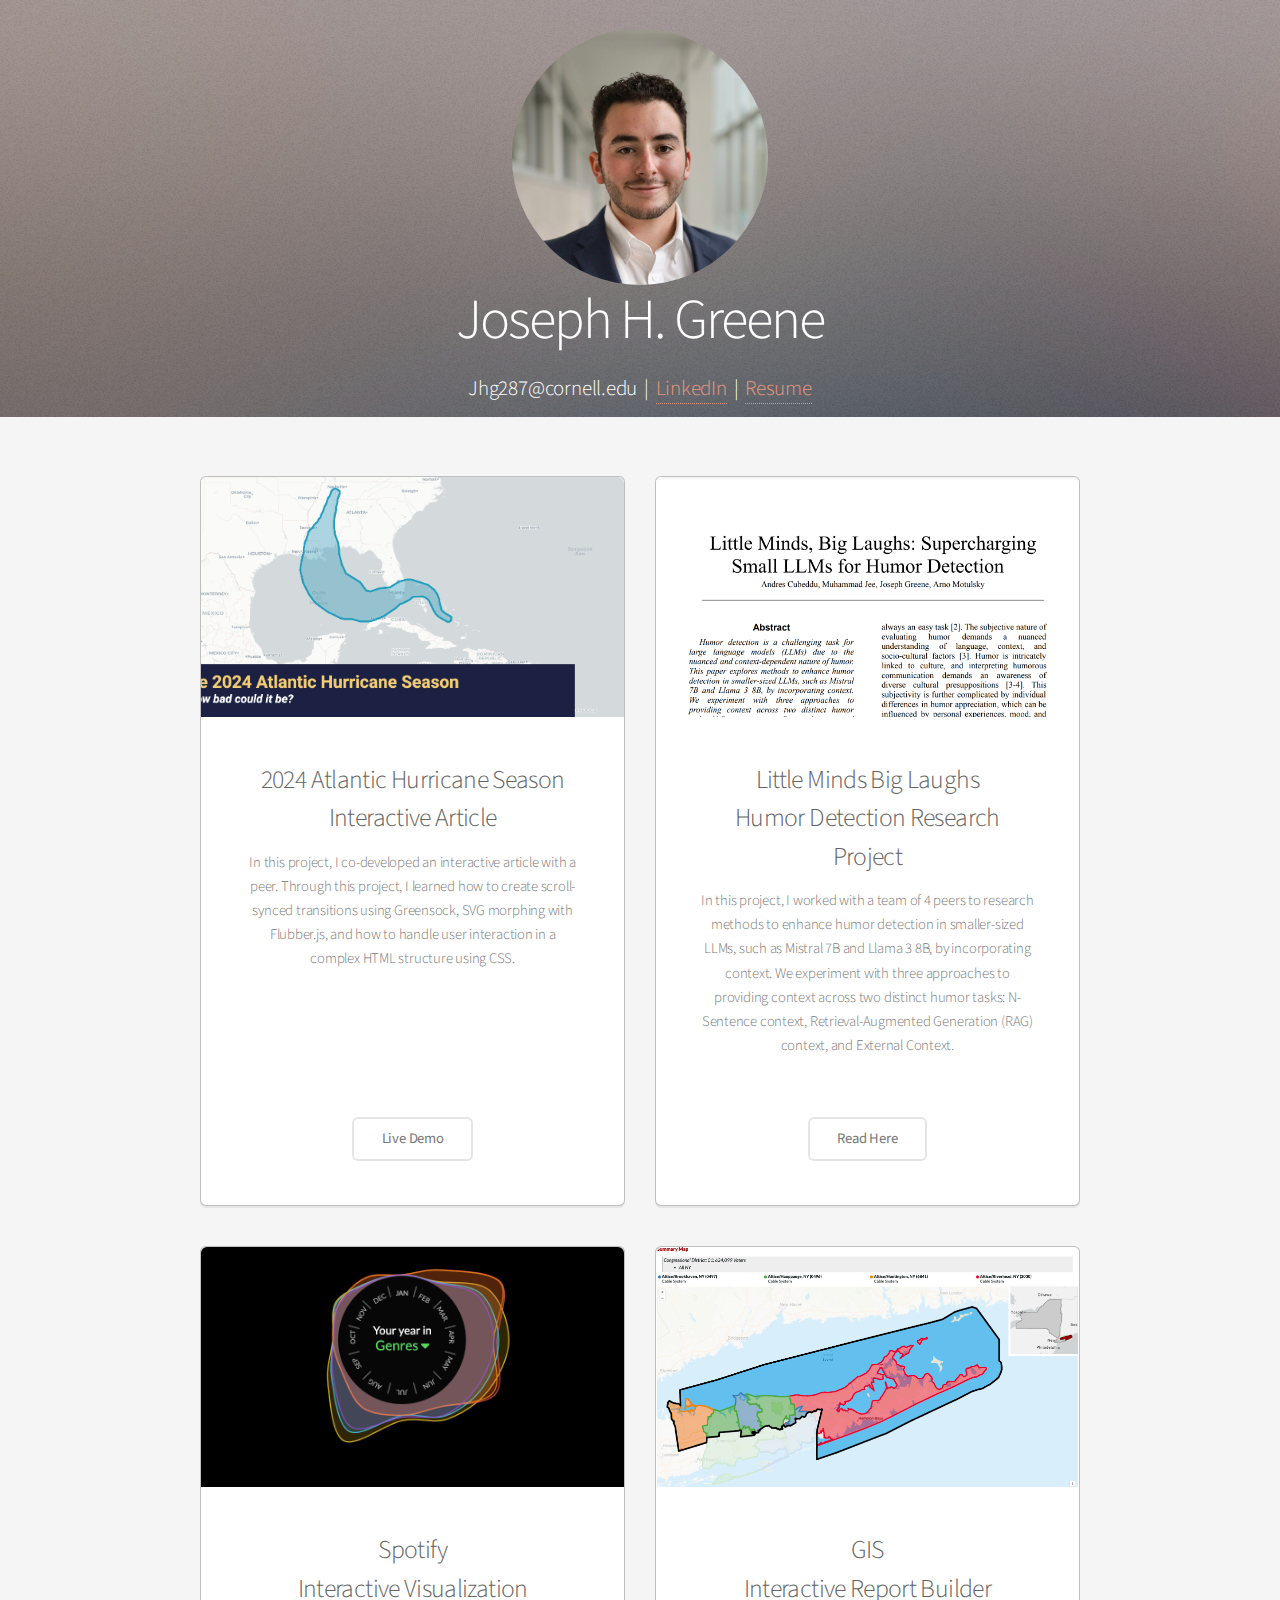
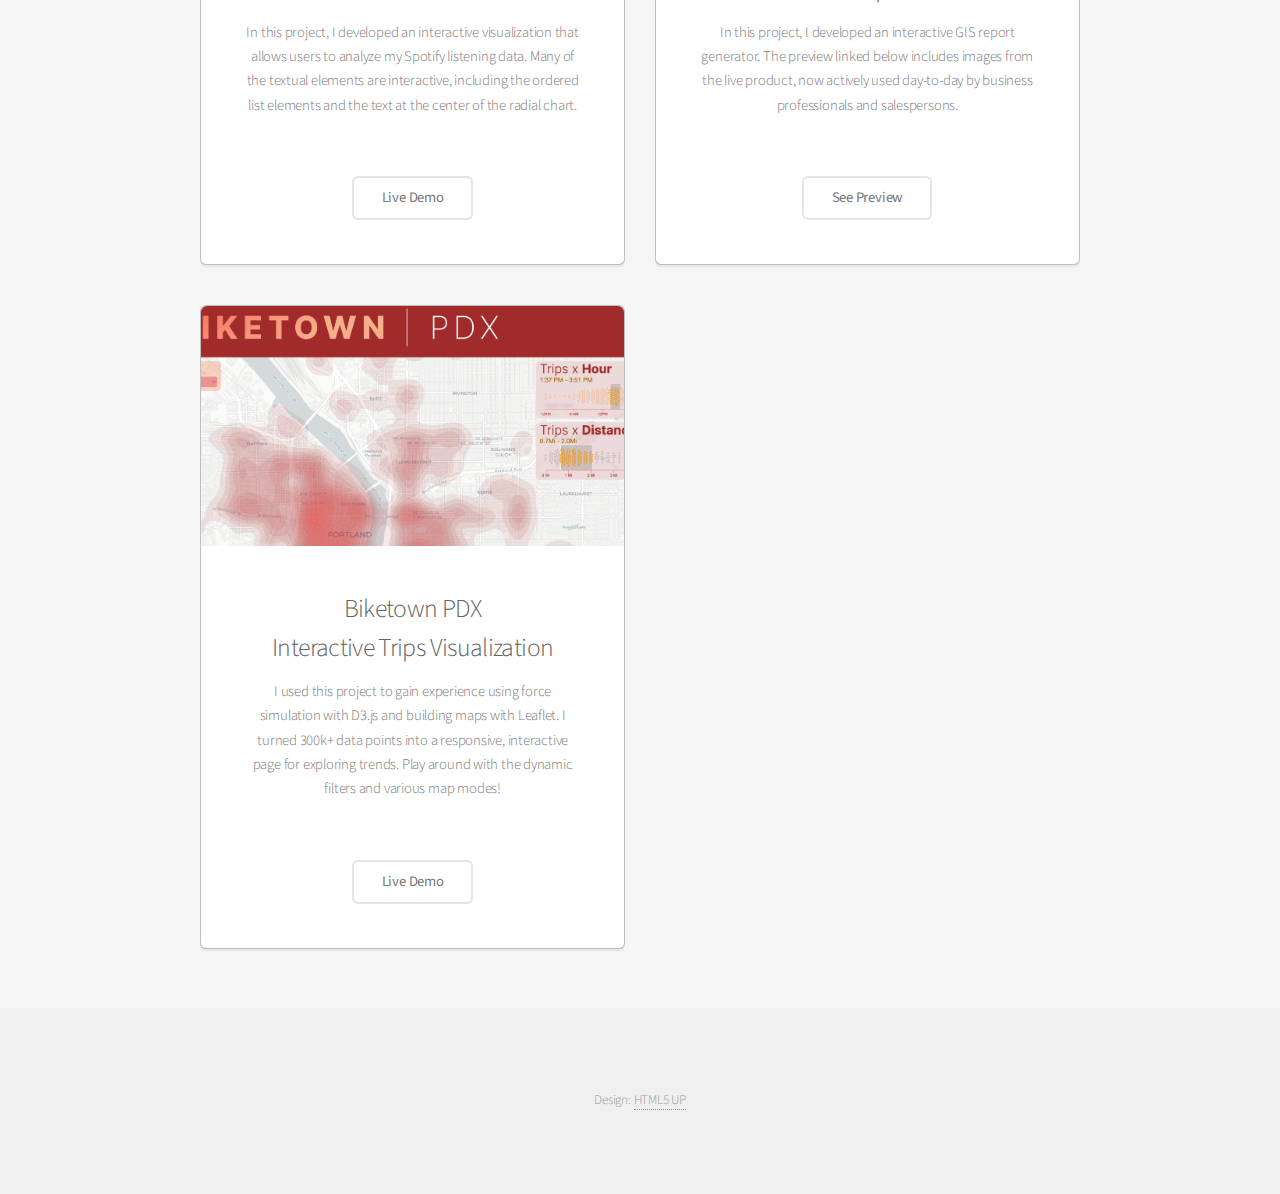
<file: index.html>
<!DOCTYPE HTML>
<!--
	Alpha by HTML5 UP
	html5up.net | @ajlkn
	Free for personal and commercial use under the CCA 3.0 license (html5up.net/license)
-->
<html>
<head>
    <title>Joseph Greene's Portfolio</title>
    <meta charset="utf-8"/>
    <meta name="viewport" content="width=device-width, initial-scale=1, user-scalable=no"/>
    <link rel="stylesheet" href="static/assets/css/main.css"/>
    <link rel="stylesheet" href="static/assets/css/jg-custom%20css.css"/>
</head>
<body class="landing is-preload">
<div id="page-wrapper">

    <!-- Banner -->
    <section id="banner">
        <div class="contact-info-container">
            <img class="headshot-photo" src="static/images/Headshot%20cropped.jpg"/>
            <h2>Joseph H. Greene</h2>
            <div class="contact-info">
                <span>Jhg287@cornell.edu</span>
                <span class="separator">|</span>
                <span><a href="https://Linkedin.com/in/Greene-Joseph" target="_blank">LinkedIn</a></span>
                <span class="separator">|</span>
                <span><a href="Resume/Joseph_Greene_Resume.pdf" target="_blank">Resume</a></span>
            </div>
        </div>
    </section>

    <!-- Main -->
    <section id="main" class="container">
        <!--        <div class="row example-work-container">-->
        <div class="row example-work-container">
            <div class="col-6 col-12-narrower example-work-card">

                <section class="box special inner-example-work-card">
                    <span class="image featured"><img src="static/images/2024-atl-hurricane-season.png" alt=""/></span>
                    <h3>2024 Atlantic Hurricane Season <br>Interactive Article</h3>
                    <p>In this project, I co-developed an interactive article with a peer. Through this project, I
                        learned how to create scroll-synced transitions using Greensock, SVG morphing with Flubber.js,
                        and how to handle user interaction in a complex HTML structure using CSS.
                    </p>
                    <ul class="actions special example-work-launch-button">
                        <li><a href="static/content.html?page=../FP/index.html" class="button alt">Live
                            Demo</a></li>
                    </ul>
                </section>
            </div>
            <div class="col-6 col-12-narrower example-work-card">
                <section class="box special inner-example-work-card">
                    <span class="image featured"><img src="static/images/humor-detection-research-project.png" alt=""/></span>
                    <h3>Little Minds Big Laughs<br>Humor Detection Research Project</h3>
                    <p>In this project, I worked with a team of 4 peers to research methods to enhance humor detection
                        in smaller-sized LLMs, such as Mistral 7B and Llama 3 8B, by incorporating context. We
                        experiment with three approaches to providing context across two distinct humor tasks:
                        N-Sentence context, Retrieval-Augmented Generation (RAG) context, and External Context.</p>
                    <ul class="actions special example-work-launch-button">
                        <li>
                            <a href="static/content.html?page=../HumorResearchPaper/Little Minds Big Laughs, Supercharging Small LLMs for Humor Detection.pdf"
                               class="button alt">Read Here</a></li>
                    </ul>
                </section>
            </div>
            <div class="col-6 col-12-narrower example-work-card">
                <section class="box special inner-example-work-card">
                    <span class="image featured"><img src="static/images/spotify-visual-screenshot.png" alt=""/></span>
                    <h3>Spotify <br>Interactive Visualization</h3>
                    <p>In this project, I developed an interactive visualization that allows
                        users to analyze my Spotify listening data. Many of the textual elements
                        are interactive, including the ordered list elements and the text at the
                        center of the radial chart.</p>
                    <ul class="actions special example-work-launch-button">
                        <li><a href="static/content.html?page=../hw2/static/index.html" class="button alt">Live
                            Demo</a></li>
                    </ul>
                </section>

            </div>
            <div class="col-6 col-12-narrower example-work-card">

                <section class="box special inner-example-work-card">
                    <span class="image featured"><img src="L2-work/assets/images/map-summary.png" alt=""/></span>
                    <h3>GIS <br>Interactive Report Builder</h3>
                    <p>In this project, I developed an interactive GIS report generator. The preview
                        linked below includes images from the live product, now actively used
                        day-to-day by business professionals and salespersons.</p>
                    <ul class="actions special example-work-launch-button">
                        <li><a href="static/content.html?page=../L2-work/index.html" class="button alt">See
                            Preview</a></li>
                    </ul>
                </section>

            </div>
            <div class="col-6 col-12-narrower example-work-card">

                <section class="box special inner-example-work-card">
                    <span class="image featured"><img src="static/images/biketownpdx-screenshot.png" alt=""/></span>
                    <h3>Biketown PDX <br>Interactive Trips Visualization</h3>
                    <p>I used this project to gain experience using force simulation with D3.js and building maps
                        with Leaflet. I turned 300k+ data points into a responsive, interactive page for exploring
                        trends. Play around with the dynamic filters and various map modes!</p>
                    <ul class="actions special example-work-launch-button">
                        <li><a href="static/content.html?page=../hw4/index.html" class="button alt">Live
                            Demo</a></li>
                    </ul>
                </section>
            </div>
            <!--            <div class="col-6 col-12-narrower example-work-card">-->

            <!--                <section class="box special inner-example-work-card">-->
            <!--                    <span class="image featured"><img src="static/images/sf-trees-screenshot.png" alt=""/></span>-->
            <!--                    <h3>Static San Francisco <br>Trees Visualization</h3>-->
            <!--                    <p>The goal of this project was to create a simple, static visualization around-->
            <!--                        San Francisco's Street Tree data. I linked in SF weather data to compare trends.-->
            <!--                        &lt;!&ndash; <br><br><br></p> &ndash;&gt;-->
            <!--                    <ul class="actions special example-work-launch-button">-->
            <!--                        <li><a href="static/content.html?page=../hw1/static/index.html" class="button alt">Live-->
            <!--                            Demo</a></li>-->
            <!--                    </ul>-->
            <!--                </section>-->

            <!--            </div>-->
        </div>

    </section>

    <!-- Footer -->
    <footer id="footer">

        <ul class="copyright">
            <!--            <li>&copy; Untitled. All rights reserved.</li>-->
            <li>Design: <a href="http://html5up.net">HTML5 UP</a></li>
        </ul>
    </footer>

</div>

<!-- Scripts -->
<!--<script src="assets/js/jquery.min.js"></script>-->
<!--<script src="assets/js/jquery.dropotron.min.js"></script>-->
<!--<script src="assets/js/jquery.scrollex.min.js"></script>-->
<!--<script src="assets/js/browser.min.js"></script>-->
<!--<script src="assets/js/breakpoints.min.js"></script>-->
<!--<script src="assets/js/util.js"></script>-->
<!--<script src="assets/js/main.js"></script>-->

</body>
</html>
</file>
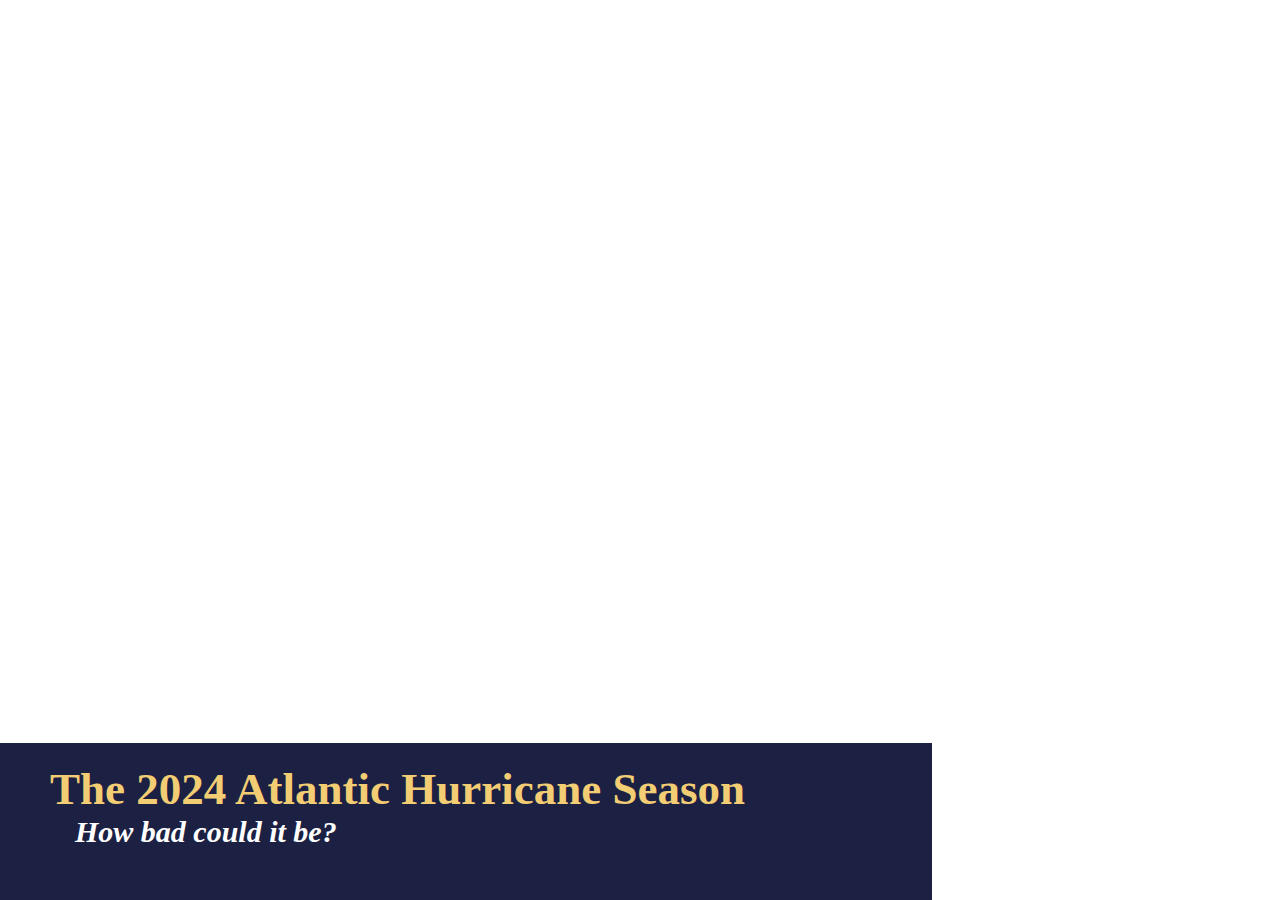
<file: FP/index.html>
<!DOCTYPE html>
<html lang="en">

<head>
    <meta charset="UTF-8">
    <title>INFO4310 - Final Project by Emir, Joe</title>
    <link rel="stylesheet" href="./assets/main.css" />
    <link rel="stylesheet" href="./assets/charts.css" />
    <link rel="stylesheet" href="./assets/packages/leaflet/leaflet.css" />
    <link rel="stylesheet" href="./assets/packages/cssanimation/cssanimation.css">
    <link rel="stylesheet" href="https://fonts.googleapis.com/css2?family=Material+Symbols+Outlined:opsz,wght,FILL,GRAD@24,400,0,0" />

    <script src="./assets/packages/turf/turf.min.js"></script>
    <script src="./assets/packages/leaflet/leaflet-src.js"></script>
    <script src="./assets/packages/flubber-master/build/flubber.js"></script>
    <script src="https://d3js.org/d3.v7.min.js"></script>
</head>

<body>


    <div id="page-container">
        <div id="map-container">
            <div id="map"></div>
            <div id="hiddenMapContainer" style="width: 0; height: 0; visibility: hidden;"></div>
        </div>
        <div id="info-container">
            <div class="info-parent full-page title-page overlay-map">
                <div id="title-page-map"></div>
                <div class="title-content title-text">
                    <!--                Title page -->
                    <h1>The 2024 Atlantic Hurricane Season</h1>
                    <h2>How bad could it be?</h2>
                </div>
            </div>
            <!--                    Article explanation / motivation -->
            <div class="info-parent full-page overlay-map">
                <div class="info-child wide" style="padding: 50px">
                    <div class="info-content">
                        <h1>Scientists predict an intense 2024 Atlantic Hurricane Season</h1>
                        <p>Researchers at Colorado State University predict with "above-normal confidence... that the
                            2024 Atlantic basin hurricane season will be extremely active."
                            They state that with <strong>the current El Niño trend</strong> and <strong>record warm
                                Atlantic sea surface temperatures (SST)</strong> there is "a well above-average
                            probability for major hurricanes making landfall along the continental United States
                            coastline and in the Caribbean."
                            <a href="https://tropical.colostate.edu/Forecast/2024-04.pdf" target="_blank">(Klotzbach et
                                al, 2024)</a>
                        </p>
                        <br>
                        <p>
                            To better understand why scientists predict this season will be so intense, explore our
                            Hurricane Katrina (2005) walkthrough, which provides both a look at how Katrina grew to be
                            such
                            a devastating storm, and at the data meteorologists are using to make such strong
                            predictions.
                        </p>
                    </div>
                </div>
            </div>
            <!--                    Visualization interaction general instructions / outline -->
            <div class="info-parent full-page overlay-map long-section">
                <div class="info-child">
                    <div class="info-content">
                        <h1>How to interact with this article</h1>
                        <p>
                            We hope this article serves as a fun, educational tool for learning more about hurricanes
                            and the increasing level of intensity of hurricane seasons. There are many interactive
                            included to enhance the learning experience. See below for some instructions for engaging
                            with our content!
                        </p>
<!--                        map -->
                        <div style="float: right; margin-left: 10px; width: 400px">
                            <img src="assets/images/instructions/map-instruction-1.png" alt="Hovering over SSHS value shows more details."
                                 width="100%">
                            <img src="assets/images/instructions/map-instruction-2.png" alt="Hovering over SSHS value shows more details."
                                 width="100%">
                        </div>
                        <div style="float: right; margin-left: 10px; width: 210px">
                            <img src="assets/images/instructions/map-instruction-3.png" alt="Hovering over SSHS value shows more details."
                                 width="100%">
                        </div>
                        <p><br>
                            While following Hurricane Katrina's (2005) path, you can use the map header to learn more
                            about the intensity of the storm at a given point by hovering over the Safir-Simpson
                            Hurricane Scale (SSHS) value (see right).
                        </p><br><br><br><br><br><br>
<!--                        oni bar chart -->
                        <div style="float: right; margin-left: 10px; width: 400px">
                            <img src="assets/images/instructions/oni-bar-chart-instruction.png"
                                 width="100%">
                        </div>
                        <p><br>
                            Hover over the Oceanic Niño Index (ONI) bar chart to see more details about any three-month
                            period. The tooltip includes the first letter for each month the data point covers (e.g.,
                            ASO -> August, September, October), along with both Fahrenheit and Celsius temperature
                            changes.
                        </p><br><br><br><br><br><br>
<!--                        sst line chart -->
                        <div style="float: right; margin-left: 10px; width: 400px">
                            <img src="assets/images/instructions/sst-line-chart-instruction.png"
                                 width="100%">
                        </div>
                        <p><br>
                            Hovering over the lines in our Niño regions SST line chart brings up a tooltip with the year
                            and average sea surface temperature.
                        </p><br><br><br><br><br><br>
<!--                        damage bubble chart -->
                        <div style="float: right; margin-left: 10px; width: 400px">
                            <img src="assets/images/instructions/damage-bubble-chart-instruction.png"
                                 width="100%">
                        </div>
                        <p><br>
                            Hovering over the bubbles in our damage chart shows the name of the storm and the total
                            monetary damage.
                        </p><br><br><br><br><br><br><br><br><br><br><br><br>
                    </div>
                </div>
            </div>
            <!--                    Hurricanes explanation -->
            <div class="info-parent full-page overlay-map">
                <div class="info-child">
                    <div class="info-content">
                        <h1>What is a hurricane?</h1>
                        <div style="float: right; margin-left: 10px; width: 500px">
                            <img src="assets/images/cyclone_map.jpg" alt="Tropical cyclone formation basins"
                                width="100%">
                            <div class="image-caption">Tropical cyclone terminology and trends
                                <a href="https://spaceplace.nasa.gov/hurricanes/en/" target="_blank">(NASA Science)</a>
                            </div>
                        </div>
                        <p>Hurricanes are the most violent storms on Earth and are a type of tropical cyclone that forms
                            over the Atlantic Ocean or eastern Pacific Ocean. Depending on their location, tropical
                            cyclones
                            may be called hurricanes, typhoons or cyclones. All these storms are scientifically
                            categorized
                            under the term "tropical cyclone." The defining features of a hurricane include intense
                            swirling
                            winds, a calm center known as the "eye," and heavy rainfall.
                            <a href="https://spaceplace.nasa.gov/hurricanes/en/">(NASA Science)</a>
                        </p>
                        <!--                    <br><br><br><br><br>-->
                        <!--                    <br><br><br><br><br>-->
                        <!--                    <br><br><br><br><br><br><br><br><br><br><br>-->
                    </div>
                </div>
            </div>
            <div class="info-parent hurricane-track leftright first-info">
                <div class="info-child hurricane-track">
                    <div class="info-content">
                        <h1>How do hurricanes form?</h1>
                        <p>Hurricanes form from the energy and moisture provided by warm ocean waters near the equator.
                            The
                            process begins when warm, moist air over the ocean rises, creating an area of lower air
                            pressure
                            beneath it. As this air rises, cooler air from surrounding areas flows into the low-pressure
                            area, warms up, becomes moist, and rises as well. This cycle causes the air to swirl due to
                            the
                            Earth's rotation—counterclockwise in the Northern Hemisphere and clockwise in the Southern
                            Hemisphere.
                        </p>
                    </div>
                    <div class="info-content">
                        <br><br><br><br><br><br><br><br><br><br><br><br>
                        <p>As the warm air cools, it releases its moisture, forming storm clouds. These clouds
                            and winds continue to rotate and organize into bands around the eye of the storm. The storm
                            strengthens as it draws more heat and moisture from the ocean. When wind speeds within this
                            rotating system reach 74 mph, it is classified as a hurricane. The storm system features a
                            calm,
                            clear eye at its center, surrounded by a wall of intense winds and heavy clouds, known as
                            the
                            eyewall. <a href="https://spaceplace.nasa.gov/hurricanes/en/" target="_blank">(NASA
                                Science)</a></p>
                    </div>
                </div>
            </div>
            <div class="info-parent hurricane-track leftright">
                <div class="info-child hurricane-track">
                    <div class="info-content">
                        <h1>How do hurricanes form?</h1>
                        <p>"There are several favorable environmental conditions that must be in place before a tropical
                            cyclone can form. They are:
                        <ul>
                            <li>Warm ocean waters (at least 80°F / 27°C) throughout a depth of about 150 ft. (46 m).
                            </li>
                            <li>An atmosphere which cools fast enough with height such that it is potentially unstable
                                to
                                moist convection.
                            </li>
                            <li>Relatively moist air near the mid-level of the troposphere (16,000 ft. / 4,900 m).</li>
                            <li>Generally, a minimum distance of at least 300 miles (480 km) from the equator.</li>
                            <li>A pre-existing near-surface disturbance.</li>
                            <li>Low values (less than about 23 mph / 37 km/h) of <span id="vertical-wind-shear">vertical
                                    wind shear</span>
                                between the surface and the upper troposphere."
                            </li>
                        </ul>
                        <style>
                            #vertical-wind-shear {
                                opacity: .7;
                                text-decoration: underline;
                                text-decoration-style: dotted;
                            }

                            #vertical-wind-shear:hover {
                                opacity: 1;
                                text-decoration-style: dashed;
                            }
                        </style>
                        </p>
                    </div>
                    <div class="info-content">
                        <br><br><br><br><br><br><br><br>
                        <p>
                            "Tropical cyclones are classified by their maximum wind speed.
                        <ul>
                            <li>Winds less than 39 mph: Tropical depressions</li>
                            <li><span style="font-family: Roboto; background-color: rgba(113,248,255,0.35)">Winds 39-73
                                    mph: Tropical storms</span></li>
                            <li>Winds 74 mph or greater: Hurricanes</li>
                            <li>Major hurricanes have winds of at least 111 mph and can reach speeds of over 180 mph,
                                with gusts of 200 mph."</li>
                        </ul>
                        <a href="https://www.noaa.gov/education/resource-collections/weather-atmosphere/hurricanes"
                            target="_blank">(NOAA)</a>
                        </p>
                    </div>
                </div>
            </div>
            <div class="info-parent hurricane-track leftright">
                <div class="info-child hurricane-track">
                    <div class="info-content">
                        <h1>Hurricane Katrina's Initial Landfall</h1>
                        <p>
                            Hurricane Katrina first made landfall on August 25, 2005, near Miami, Florida, as a Category
                            1 hurricane. This initial landfall brought heavy rain and strong winds to the region,
                            causing flooding and power outages across South Florida. After moving across the state,
                            Katrina entered the warm waters of the Gulf of Mexico, where it rapidly intensified into a
                            much stronger storm.
                            <br><br>
                            Katrina's first encounter with land was a critical moment in its development. The storm's
                            passage over Florida did not significantly weaken it due to the relatively short duration
                            over land and the warm Gulf waters waiting on the other side. This set the stage for its
                            rapid intensification and eventual catastrophic impact when it made its second and more
                            devastating landfall near Buras, Louisiana, a few days later.
                            <a href="https://www.nhc.noaa.gov/data/tcr/AL122005_Katrina.pdf" target="_blank">(Knabb et
                                al, 2023)</a>
                        </p>
                    </div>
                    <div class="info-content">
                        <div style="float: right; margin-left: 10px; width: 100%">
                            <img src="assets/images/katrina-florida1.jpeg" alt="Tree damage in Dania Beach, Florida"
                                width="100%">
                            <div class="image-caption">Tree damage in Dania Beach, Florida
                                <a href="https://en.wikipedia.org/wiki/Effects_of_Hurricane_Katrina_in_Florida#:~:text=The%20rains%20caused%20flooding%2C%20and,tornado%20in%20the%20Florida%20Keys."
                                    target="_blank">(Wikipedia)</a>
                            </div>
                            <br><br>
                            <img src="assets/images/katrina-florida2.jpeg" alt="Aftermath of Hurricane Katrina, Florida"
                                width="100%">
                            <div class="image-caption">Aftermath of Hurricane Katrina, Florida
                                <a href="https://www.sun-sentinel.com/2015/08/25/hurricane-katrina-hit-south-florida-10-years-ago-today/"
                                    target="_blank">(Sun Sentinel)</a>
                            </div>
                        </div>
                    </div>
                </div>
            </div>
            <!--        Where hurricanes form -->
            <div class="info-parent full-page overlay-map long-section">
                <div class="info-child" style="max-width: 100%; width: 100%;">
                    <div class="info-content">
                        <h1>Where do hurricanes form?</h1>
                        <div style="float: right; margin-left: 10px; width: 550px">
                            <img src="assets/images/tc_basins.jpg" alt="Tropical cyclone formation basins" width="100%">
                            <div class="image-caption">Tropical cyclone formation basins <a
                                    href="https://www.noaa.gov/jetstream/tropical/tropical-cyclone-introduction"
                                    target="_blank">(NOAA)</a></div>
                        </div>
                        <p>Given that sea surface temperatures need to be at least 80°F (27°C) for tropical cyclones to
                            form, it is unsurprising that they form near the equator. However, with only the rarest
                            exceptions, these storms do not form within 5° latitude of the equator.

                            This is due to the lack of sufficient Coriolis force, the force that causes the cyclone to
                            spin.
                            With the above criteria, there are seven regions around the world where tropical cyclones
                            are
                            likely to form.
                        </p>
                        <br><br>
                        <div>
                            <div class="tc-basins-container" style="border: 1px dotted black">
                                <span class="tc-basins-title"
                                    style="font-family: 'Roboto'; background-color: rgb(182, 215, 175); padding-bottom: 5px">North
                                    Atlantic Ocean, the Gulf of Mexico, and the Caribbean Sea</span>
                                <br>
                                <span style="font-family: 'Roboto Light';">The hurricane season is officially from
                                    <span style="font-family: 'Roboto'">June 1 to November 30</span>.
                                    Peak activity is in
                                    <span style="font-family: 'Roboto'">early to mid September</span>.
                                    Occasionally, there may be a tropical cyclone that occurs in May or December.</span>
                            </div>
                            <br><br>
                            <div class="tc-basins-container">
                                <span class="tc-basins-title" style="background-color: rgb(244, 243, 183);">Northeast
                                    Pacific basin</span>
                                <span class="tc-basins-subtitle" style="background-color: rgb(244, 243, 183);">Mexico to
                                    about the dateline</span>
                                <br>
                                A broad peak with activity beginning in late May or early June and going until late
                                October or
                                early November, with a peak in storminess in late August/early September.
                            </div>
                            <br><br>
                            <div class="tc-basins-container">
                                <span class="tc-basins-title"
                                    style="background-color: rgb(145,191,119);">Australian/Southwest Pacific
                                    basin</span>
                                <span class="tc-basins-subtitle" style="background-color: rgb(145,191,119);">142°E to
                                    about 120°W</span>
                                <br>
                                Begins in late October/early November, reaches a single peak in late February/early
                                March, and
                                then fades out in early May.
                            </div>
                            <br><br>
                            <div class="tc-basins-container">
                                <span class="tc-basins-title" style="background-color: rgb(227, 188, 135);">Northwest
                                    Pacific basin</span>
                                <span class="tc-basins-subtitle" style="background-color: rgb(227, 188, 135);">From the
                                    dateline to Asia, including the South China Sea</span>
                                <br>
                                Occur regularly all year, although there is a distinct minimum in February and the first
                                half of
                                March. The main season goes from July to November with a peak in late August/early
                                September.
                            </div>
                            <br><br>
                            <div class="tc-basins-container">
                                <span class="tc-basins-title" style="background-color: rgb(238,188,204);">North Indian
                                    basin</span>
                                <span class="tc-basins-subtitle" style="background-color: rgb(238,188,204);">Including
                                    the Bay of Bengal and the Arabian Sea</span>
                                <br>
                                Tropical cyclones occur from April to December, with a double peak of activity in May
                                and
                                November. The severe cyclonic storms (>74 mph / 119 km/h winds) occur almost exclusively
                                from
                                April to June and again in late September to early December.
                            </div>
                            <br><br>
                            <div class="tc-basins-container">
                                <span class="tc-basins-title" style="background-color: rgb(175,130,182);">Southwest
                                    Indian basin</span>
                                <span class="tc-basins-subtitle" style="background-color: rgb(175,130,182);">From Africa
                                    to about 100°E</span>
                                <br>
                                Late October/early November to May, with a double peak in activity in mid-January and
                                mid-February/early March.
                            </div>
                            <br><br>
                            <div class="tc-basins-container">
                                <span class="tc-basins-title" style="background-color: rgb(127,127,185);">Southeast
                                    Indian/Australian basin</span>
                                <span class="tc-basins-subtitle" style="background-color: rgb(127,127,185);">100°E to
                                    142°E</span>
                                <br>
                                Late October/early November to May, with a double peak in activity in mid-January and
                                mid-February/early March. A lull in activity in February is a bit more pronounced than
                                the
                                Southwest Indian basin's lull.
                            </div>
                            <a href="https://www.noaa.gov/jetstream/tropical/tropical-cyclone-introduction"
                                target="_blank">(NOAA)</a>
                            <br><br><br><br><br><br><br>
                            <script>
                                function getContrastYIQ(color, darkColor, lightColor) {
                                    let [r, g, b] = color.match(/\d+/g).map(Number);
                                    var rgb = ((r * 299) + (g * 587) + (b * 114)) / 1000;
                                    return (rgb >= 150) ? darkColor : lightColor;
                                }

                                const accessibleContrast = function (str_, darkColor = "black", lightColor = "white") {
                                    d3.selectAll(str_).each(function () {
                                        let elem = d3.select(this)
                                        let bgColor = elem.style("background-color")
                                        // console.log(bgColor)
                                        elem.style("color", getContrastYIQ(bgColor, darkColor, lightColor))
                                    })
                                }

                                accessibleContrast(".tc-basins-title")
                                accessibleContrast(".tc-basins-subtitle", darkColor = "#414141", lightColor = "#dadada")

                            </script>
                        </div>
                    </div>
                </div>
            </div>
            <!--        MDR -->
            <div class="info-parent hurricane-track left">
                <div class="info-child hurricane-track" id="formation-2">
                    <div class="info-content">
                        <h1>Main Development Region (MDR)</h1>
                        <p>
                            While Katrina did not start in the MDR, understanding this region is crucial for grasping
                            how many hurricanes intensify. The Main Development Region (MDR) of the North Atlantic Ocean
                            runs from Africa to the Caribbean Islands and is a prime area for tropical cyclone
                            formation. This region is annually home to some of the warmest waters, allowing tropical
                            cyclones to develop quickly during the heart of the hurricane season.
                            <br> <br>
                            Large-scale climate patterns such as the El Niño Southern Oscillation (ENSO), the Atlantic
                            Meridional Mode (AMM), and the Atlantic Multidecadal Oscillation (AMO) can impact how active
                            the MDR is during a season. A La Niña cycle of the ENSO, a positive status of the AMM, and a
                            warm phase of the AMO enhance tropical cyclone development in this region.
                            <br> <br>
                            Typically, the first hurricane of the season forms in the MDR in August, with the first
                            major cyclone appearing in September. Interestingly, four of the top five costliest U.S.
                            hurricanes did not become significant cyclones in the MDR, indicating that while the region
                            is a hotspot for hurricane development, it is not a necessity for a cyclone to become a
                            powerful disaster.
                            <a href="https://www.foxweather.com/learn/definition-atlantic-basin-tropical-cyclone-hurricane-zone"
                                target="_blank">(FOX Weather)</a>
                        </p>
                    </div>
                </div>
            </div>
            <!--        Nino regions -->
            <div class="info-parent hurricane-track leftright">
                <div class="info-child hurricane-track" id="formation-3">
                    <div class="info-content">
                        <h1>Niño Regions</h1>
                        <p>The Niño regions are specific areas in the equatorial Pacific Ocean used to monitor and
                            predict the El Niño-Southern Oscillation (ENSO). These regions are:</p>
                        <ul>
                            <li><strong>Niño 1+2:</strong> Located off the coast of Ecuador and northern Peru, this
                                region is often the first to show signs of warming or cooling.</li>
                            <li><strong>Niño 3:</strong> Extends westward from Niño 1+2, covering the eastern and
                                central equatorial Pacific.</li>
                            <li><strong>Niño 3.4:</strong> Located in the central equatorial Pacific, this region is
                                crucial for defining and monitoring ENSO events. It is a blend of parts of Niño 3 and
                                Niño 4.</li>
                            <li><strong>Niño 4:</strong> Situated in the western equatorial Pacific.</li>
                        </ul>
                        <img src="assets/images/nino-regions.png" alt="Niño Regions" width="100%">
                        <div class="image-caption">Niño Regions
                            <a href="https://www.ncei.noaa.gov/access/monitoring/enso/sst" target="_blank">(NCEI)</a>
                        </div>
                    </div>
                    <div class="info-content">
                        <br><br><br><br><br><br><br><br>
                        <h2>El Niño</h2>
                        <p>El Niño is a climate phenomenon marked by the warming of sea surface temperatures in the
                            central and eastern equatorial Pacific Ocean. This warming disrupts typical weather patterns
                            and occurs irregularly every 2 to 7 years, lasting for several months.</p>

                        <h2>La Niña</h2>
                        <p>La Niña is the opposite phase of El Niño, characterized by the cooling of sea surface
                            temperatures in the central and eastern equatorial Pacific Ocean. This cooling also disrupts
                            global weather patterns and occurs with similar frequency.
                        </p>

                        <h2>ENSO</h2>
                        <p>ENSO is a broader climate phenomenon that includes both El Niño and La Niña phases, along
                            with a neutral phase when sea surface temperatures are near the long-term average. ENSO
                            significantly impacts global weather, climate, and ecosystems by altering temperature,
                            rainfall, and atmospheric patterns across the world.</p>
                        <a href="https://oceanservice.noaa.gov/facts/ninonina.html" target="_blank">(NOAA)</a>
                        <br><br>
                    </div>
                </div>
            </div>
            <!--        ONI line chart -->
            <div class="info-parent full-page overlay-map">
                <div class="info-child chart">
                    <div class="info-content">
                        <h1>ONI Data Bar Chart</h1>
                        <div style="display: flex; justify-content: center; width: 100%">
                            <svg id="barchart" height="450" width="1100px" style="margin-top:50px"></svg>
                        </div>
                    </div>
                </div>
            </div>
            <div class="info-parent hurricane-track left">
                <div class="info-child hurricane-track">
                    <div class="info-content">
                        <h1 style="font-size: 1.8em">Impact of <span class="warming-text">Rising</span> Sea Surface
                            <span class="warming-text">Temperatures</span> 1
                        </h1>
                        <p>Rising ocean surface temperatures are a critical factor in the increasing intensity of
                            hurricanes.
                            As the planet warms, primarily due to human-induced climate change, ocean temperatures rise,
                            which
                            directly influences hurricane behavior.
                            <a href="https://www.edf.org/climate/how-climate-change-makes-hurricanes-more-destructive#:~:text=Warmer%20oceans%20fuel%20storms&text=Evaporation%20intensifies%20as%20temperatures%20rise,when%20the%20storms%20hit%20land."
                                target="_blank">(Environmental Defense Fund)</a>
                        </p>
                    </div>
                </div>
            </div>
            <div class="info-parent hurricane-track leftright">
                <div class="info-child hurricane-track">
                    <div class="info-content">
                        <div style="float: right; margin-left: 10px; width: 100%">
                            <img src="assets/images/warmwaterpower.jpg" alt="How warm water fuels hurricanes"
                                width="110%">
                            <div class="image-caption">How warm water fuels hurricanes
                                <a href="https://www.noaa.gov/jetstream/tropical/tropical-cyclone-introduction"
                                    target="_blank">(NOAA)</a>
                            </div>
                        </div>
                    </div>
                    <div class="info-content">
                        <h1 style="font-size: 1.8em">Impact of <span class="warming-text">Rising</span> Sea Surface
                            <span class="warming-text">Temperatures</span> 2
                        </h1>
                        <p>Warmer ocean waters fuel hurricanes by increasing the rate of evaporation. This enhanced
                            evaporation
                            leads to higher humidity and more water vapor available in the atmosphere. Water vapor acts
                            as a
                            potent source of energy for hurricanes, intensifying their strength and enabling them to
                            sustain
                            stronger winds and produce heavier rainfall.
                            <a href="https://www.edf.org/climate/how-climate-change-makes-hurricanes-more-destructive#:~:text=Warmer%20oceans%20fuel%20storms&text=Evaporation%20intensifies%20as%20temperatures%20rise,when%20the%20storms%20hit%20land."
                                target="_blank">(Environmental Defense Fund)</a>
                        </p>
                    </div>

                </div>
            </div>
            <div class="info-parent hurricane-track left">
                <div class="info-child hurricane-track">
                    <div class="info-content">

                        <h1 style="font-size: 1.8em">Impact of <span class="warming-text">Rising</span> Sea Surface
                            <span class="warming-text">Temperatures</span> 3
                        </h1>
                        <p>Consequently, as sea surface temperatures continue to climb, the power and potential
                            destructiveness of hurricanes are expected to increase. This trend is vividly demonstrated
                            by
                            the rising sea surface temperature data from 1982 to 2024, with 2024 showing a notably
                            higher
                            temperature trend compared to the average of previous years. This ongoing increase in sea
                            surface temperatures is a clear signal of how climate dynamics are shifting, potentially
                            leading
                            to more frequent and severe weather events.
                            <a href="https://www.edf.org/climate/how-climate-change-makes-hurricanes-more-destructive#:~:text=Warmer%20oceans%20fuel%20storms&text=Evaporation%20intensifies%20as%20temperatures%20rise,when%20the%20storms%20hit%20land."
                                target="_blank">(Environmental Defense Fund)</a>
                        </p>
                    </div>
                </div>
            </div>
            <!--        SST line chart -->
            <div class="info-parent full-page overlay-map">
                <div class="info-child">
                    <div class="info-content chart">
                        <h1>Monthly Sea Surface Temperatures (SST) 1982 - 2023</h1>
                        <div style="position: relative; display: flex; justify-content: center; width: 100%">
                            <svg id="lineplot" style="margin-top:50px"></svg>
                            <div id="tooltipLine"
                                style="position: absolute; opacity: 0; pointer-events: none; background-color: white; border: 1px solid black; padding: 10px;">
                            </div>
                        </div>
                    </div>
                </div>
            </div>
            <!--        MDR SST line chart -->
            <div class="info-parent full-page overlay-map">
                <div class="info-child">
                    <div class="info-content chart">
                        <h1>Ocean Heat Content in Main Development Region (2013-2024)</h1>
                        <div style="position: relative; display: flex; justify-content: center; width: 100%">
                            <svg id="mdrplot" height="550" width="800" style="margin-top:50px"></svg>
                        </div>
                    </div>
                </div>
            </div>
            <div class="info-parent hurricane-track leftright">
                <div class="info-child hurricane-track">
                    <div class="info-content">
                        <h1>Katrina Reaches Category 5 Strength</h1>
                        <p>On August 28, 2005, Hurricane Katrina reached its peak intensity as a Category 5 hurricane
                            with sustained winds of 175 mph (280 km/h). This intensification was fueled by the extremely
                            warm waters of the Gulf of Mexico, with SSTs reaching 30°C (86°F), and low vertical wind
                            shear that allowed the storm to organize and strengthen efficiently.</p>

                        <h3>Key Information:</h3>
                        <ul>
                            <li><strong>Wind Speed:</strong> 175 mph (280 km/h)</li><br>
                            <li><strong>Central Pressure:</strong> 902 millibars (hPa)</li><br>
                            <li><strong>Size:</strong> Katrina's wind field was massive, with hurricane-force winds
                                extending 90 miles (150 km) from the center and tropical-storm-force winds reaching up
                                to 200 miles (320 km) outward.</li><br>
                            <li><strong>Impact:</strong> As a Category 5 hurricane, Katrina posed a catastrophic threat
                                to the Gulf Coast. Its surge and winds were capable of overwhelming levee systems,
                                causing widespread flooding and damage.</li><br>
                        </ul>
                        <a href="https://www.weather.gov/mob/katrina" target="_blank">(National Weather Service)</a>
                    </div>
                    <div class="info-content">
                        <div style="float: right; margin-left: 10px; width: 100%">
                            <img src="assets/images/katrina-nola1.jpeg"
                                alt="New Orleans the day after Hurricane Katrina made landfall" width="100%">
                            <div class="image-caption">New Orleans the day after Hurricane Katrina made landfall
                                <a href="https://www.cnn.com/2020/08/29/us/gallery/hurricane-katrina/index.html"
                                    target="_blank">(CNN)</a>
                            </div>
                            <br><br>
                            <img src="assets/images/katrina-nola2.jpeg" alt="New Orleans Katrina Aftermath"
                                width="100%">
                            <div class="image-caption">New Orleans Katrina Aftermath
                                <a href="https://education.nationalgeographic.org/resource/making-history-hurricane/"
                                    target="_blank">(National Geographic)</a>
                            </div>
                        </div>
                    </div>
                </div>
            </div>
            <!--            <div class="info-parent hurricane-track right">-->
            <!--                <div class="info-child hurricane-track">-->
            <!--                    <div class="info-content">-->
            <!--                        <h1>Title</h1>-->
            <!--                        <p>-->
            <!--                            Lorem ipsum dolor sit amet, consectetur adipiscing elit, sed do eiusmod tempor-->
            <!--                            incididunt ut labore et dolore magna aliqua. Ut enim ad minim veniam, quis nostrud-->
            <!--                            exercitation-->
            <!--                            ullamco laboris nisi ut aliquip ex ea commodo consequat. Duis aute irure dolor in-->
            <!--                            reprehenderit-->
            <!--                            in-->
            <!--                            voluptate velit esse cillum dolore eu fugiat nulla pariatur. Excepteur sint occaecat-->
            <!--                            cupidatat-->
            <!--                            non-->
            <!--                            proident, sunt in culpa qui officia deserunt mollit anim id est laborum.-->
            <!--                        </p>-->
            <!--                    </div>-->
            <!--                </div>-->
            <!--            </div>-->
            <!--            <div class="info-parent hurricane-track left">-->
            <!--                <div class="info-child hurricane-track">-->
            <!--                    <div class="info-content">-->
            <!--                        <h1>Title</h1>-->
            <!--                        <p>-->
            <!--                            Lorem ipsum dolor sit amet, consectetur adipiscing elit, sed do eiusmod tempor-->
            <!--                            incididunt ut labore et dolore magna aliqua. Ut enim ad minim veniam, quis nostrud-->
            <!--                            exercitation-->
            <!--                            ullamco laboris nisi ut aliquip ex ea commodo consequat. Duis aute irure dolor in-->
            <!--                            reprehenderit-->
            <!--                            in-->
            <!--                            voluptate velit esse cillum doloradfadsfe eu fugiat nulla pariatur. Excepteur sint occaecat-->
            <!--                            cupidatat-->
            <!--                            non-->
            <!--                            proident, sunt in culpa qui officia deserunt mollit anim id est laborum. fdsafsdfadfasdfd-->
            <!--                        </p>-->
            <!--                    </div>-->
            <!--                </div>-->
            <!--            </div>-->
            <div class="info-parent hurricane-track leftright">
                <div class="info-child hurricane-track">
                    <div class="info-content">
                        <div style="float: right; margin-left: 10px; width: 100%">
                            <img src="assets/images/damage1.jpeg" alt="Damage caused by Hurricane Idalia in Florida"
                                width="100%">
                            <div class="image-caption">Damage caused by Hurricane Idalia in Florida
                                <a href="https://www.pbs.org/newshour/show/a-look-at-the-damage-after-hurricane-idalia-slammed-florida-as-a-category-3-storm"
                                    target="_blank">(PBS)</a>
                            </div>
                            <br><br>
                            <img src="assets/images/damage3.jpeg" alt="Damage caused by Hurricane Dorian in The Bahamas"
                                width="100%">
                            <div class="image-caption">Damage caused by Hurricane Dorian in The Bahamas
                                <a href="https://www.wunderground.com/cat6/Slow-Moving-Atlantic-Storms-Imelda-and-Dorian-are-Growing-More-Common"
                                    target="_blank">(Weather Underground)</a>
                            </div>
                        </div>
                    </div>
                    <div class="info-content">
                        <h1>Hurricane Damages</h1>
                        <p>
                            Hurricanes pose several significant hazards, including storm surge and storm tide, heavy
                            rainfall and inland flooding, high winds, rip currents, and tornadoes. Storm surge and large
                            waves are the greatest threats to coastal areas, leading to extensive damage and loss of
                            life. Heavy rainfall can cause flash flooding and prolonged river flooding, particularly in
                            inland areas, regardless of the storm's strength. High winds, often exceeding 74 mph, can
                            destroy buildings and create dangerous flying debris. Rip currents, generated by strong
                            winds, can pull swimmers away from shore, even when a hurricane is far offshore. Lastly,
                            hurricanes can spawn tornadoes, which, though typically weak and short-lived, still pose
                            significant risks.
                            <a href="https://www.nhc.noaa.gov/prepare/hazards.php" target="_blank">(NHC)</a>
                        </p>
                    </div>
                </div>
            </div>
            <div class="info-parent hurricane-track left">
                <div class="info-child hurricane-track">
                    <div class="info-content">
                        <h1>Hurricane Costs</h1>
                        <p>
                            Of all recorded weather disasters in U.S. history, tropical cyclones—known as hurricanes
                            have caused the most deaths and destruction. While much of the information on this page
                            focuses on hurricanes, some of the numbers account for total weather disasters, including
                            flooding, severe storms, and wildfires.
                        </p>
                        <br>
                        <p>
                            <span class="stat-number">60</span>
                            <br>
                            The number of weather and climate disasters in the U.S. in the years 2020 to
                            2022 with losses exceeding $1 billion.
                        </p>
                        <br><br>
                        <p>
                            <span class="stat-number">$2.6 trillion</span>
                            <br>
                            The total approximate cost of damages from weather and climate disasters
                            in the U.S. from 1980 to August 2023.
                        </p>
                        <br><br>
                        <p>
                            <span class="stat-number">18</span>
                            <br>
                            The average annual number of weather and climate disasters from 2018 to 2022.
                            In 2022 alone, the U.S. experienced 18 billion-dollar disasters.
                        </p>
                        <br>
                        <a href="https://coast.noaa.gov/states/fast-facts/hurricane-costs.html"
                            target="_blank">(NOAA)</a>
                    </div>
                </div>
            </div>
            <!--        damage bubble chart -->
            <div class="info-parent full-page overlay-map long-section">
                <div class="info-child chart">
                    <div class="info-content">
                        <h1>Billion-Dollar Natural Disasters Since 1980</h1>
                        <div style="position: relative; display: flex; justify-content: center">
                            <svg id="bubblechart" height="2000" width="800" style="margin-top:50px"></svg>
                            <div id="tooltip"
                                style="position: absolute; display: none; pointer-events: none; background: white; border: 1px solid black; padding: 10px; border-radius: 5px; font-size: 12px;">
                            </div>
                        </div>
                    </div>
                </div>
            </div>
            <div class="info-parent hurricane-track leftright">
                <div class="info-child hurricane-track">
                    <div class="info-content">
                        <h1>How to Prepare?</h1>
                        <h2>5 Steps to Ready</h2>
                        <p>Prepare for emergencies now, when there is time. During a disaster, you might have only
                            minutes to make decisions. Act now so you and your family can stay safe.</p>

                        <h3>1. Make a plan</h3>
                        <ul>
                            <li>Identify meet-up locations and people you will need to contact.</li>
                            <li>Put the list of contacts in your wallet, on your phone and somewhere visible in your
                                house.</li>
                        </ul>

                        <h3>2. Build a kit</h3>
                        <ul>
                            <li>Store enough food and water for at least three days. Be sure to include the needs of
                                pets and those with special diets.</li>
                            <li>Consider buying a pre-made kit if it will meet your needs.</li>
                        </ul>

                    </div>
                    <div class="info-content">
                        <br><br><br><br><br><br><br><br>
                        <h3>3. Keep at least seven days of medication on hand</h3>
                        <ul>
                            <li>Work with your pharmacist and insurance company to secure the extra doses.</li>
                        </ul>

                        <h3>4. Make copies of important documents</h3>
                        <ul>
                            <li>You’ll need your health insurance and prescription information.</li>
                            <li>Keep these on your phone, in the cloud or on a USB memory stick.</li>
                        </ul>

                        <h3>5. Stay informed</h3>
                        <ul>
                            <li>Learn about local hazards unique to your local geography.</li>
                            <li>Take courses such as CPR and First Aid.</li>
                            <li>Sign up for your county, city or local police alert system. An early warning can give
                                you the minutes you need to prepare for a fast-moving disaster.</li>
                        </ul>
                        <a href="https://www.americares.org/what-we-do/emergency-programs/disaster-types/hurricanes-and-climate-change/?gad_source=1&gclid=CjwKCAjwupGyBhBBEiwA0UcqaPTePm7vN-Iw5NRPGD9dh6fbsYz1ZQyzikiKfuuIgjbx9Y2wpxGyJhoCeD8QAvD_BwE"
                            target="_blank">(Americares Foundation)</a>
                        </p>
                    </div>
                </div>
            </div>
            <!--            <div class="info-parent hurricane-track right">-->
            <!--                <div class="info-child hurricane-track">-->
            <!--                    <div class="info-content">-->
            <!--                        <h1>Title</h1>-->
            <!--                        <p>-->
            <!--                            Lorem ipsum dolor sit amet, consectetur adipiscing elit, sed do eiusmod tempor-->
            <!--                            incididunt ut labore et dolore magna aliqua. Ut enim ad minim veniam, quis nostrud-->
            <!--                            exercitation-->
            <!--                            ullamco laboris nisi ut aliquip ex ea commodo consequat. Duis aute irure dolor in-->
            <!--                            reprehenderit-->
            <!--                            in-->
            <!--                            voluptate velit esse cillum dolore eu fugiat nulla pariatur. Excepteur sint occaecat-->
            <!--                            cupidatat-->
            <!--                            non-->
            <!--                            proident, sunt in culpa qui officia deserunt mollit anim id est laborum.-->
            <!--                        </p>-->
            <!--                    </div>-->
            <!--                </div>-->
            <!--            </div>-->
            <!--            <div class="info-parent hurricane-track right">-->
            <!--                <div class="info-child hurricane-track">-->
            <!--                    <div class="info-content">-->
            <!--                        <h1>Title</h1>-->
            <!--                        <p>-->
            <!--                            Lorem ipsum dolor sit amet, consectetur adipiscing elit, sed do eiusmod tempor-->
            <!--                            incididunt ut labore et dolore magna aliqua. Ut enim ad minim veniam, quis nostrud-->
            <!--                            exercitation-->
            <!--                            ullamco laboris nisi ut aliquip ex ea commodo consequat. Duis aute irure dolor in-->
            <!--                            reprehenderit-->
            <!--                            in-->
            <!--                            voluptate velit esse cillum dolore eu fugiat nulla pariatur. Excepteur sint occaecat-->
            <!--                            cupidatat-->
            <!--                            non-->
            <!--                            proident, sunt in culpa qui officia deserunt mollit anim id est laborum.-->
            <!--                        </p>-->
            <!--                    </div>-->
            <!--                </div>-->
            <!--            </div>-->
        </div>
        <div id="interactives-container">
            <div id="map-info-header">
                <div class="map-header-info-parent" id="date">
                    <span id="datedate" class="map-header-info-value"></span>
                    &nbsp;
                    <span id="datetime" class="map-header-info-value"></span>
                    &nbsp;
                    <span id="dateAMPM" class="map-header-info-value"></span>
                </div>
                <div class="line"></div>
                <div class="map-header-info-parent hoverable center-align" id="storm-clf">
                    <div class="map-header-info-value flip-text">
                        <div class="current-text"></div>
                    </div>
                    <div class="map-header-info-unit">CLASS</div>
                </div>
                <div class="line"></div>
                <div class="map-header-info-parent center-align" id="wind-speed">
                    <div class="map-header-info-value flip-text">
                        <div class="current-text"></div>
                    </div>
                    <div class="map-header-info-unit">MPH</div>
                </div>
                <!--                <div class="line"></div>-->
                <!--                <div class="map-header-info-parent hoverable center-align" id="information">-->
                <!--                    <span class="material-symbols-outlined">info</span>-->
                <!--                </div>-->
            </div>
            <div id="definition-popup"></div>
            <div id="map-header-tooltip">
                <div class="menu-bar">
                    <button id="tooltip-info-icon" class="material-symbols-outlined">info_i</button>
                    <button id="tooltip-close-button" class="material-symbols-outlined">close</button>
                </div>
                <span id="tooltip-current-text"></span>
                <span id="tooltip-text"></span>
            </div>
            <!--        <div id="coords"-->
            <!--             style="position: absolute; bottom: 10px; left: 10px; z-index: 1000; background: rgba(255, 255, 255, 0.8); padding: 5px; border-radius: 5px;">-->
            <!--            Latitude: 0, Longitude: 0-->
            <!--        </div>-->

        </div>
    </div>
</body>

<script src="./assets/packages/gsap-public/minified/gsap.min.js"></script>
<script src="./assets/packages/gsap-public/minified/ScrollTrigger.min.js"></script>
<script src="./src/variables.js"></script>
<script src="./src/charts-main.js"></script>
<script src="./src/main.js"></script>
<script src="./src/hurricaneWalkthrough.js"></script>
<script src="src/gsap-transitions.js"></script>

</html>
</file>
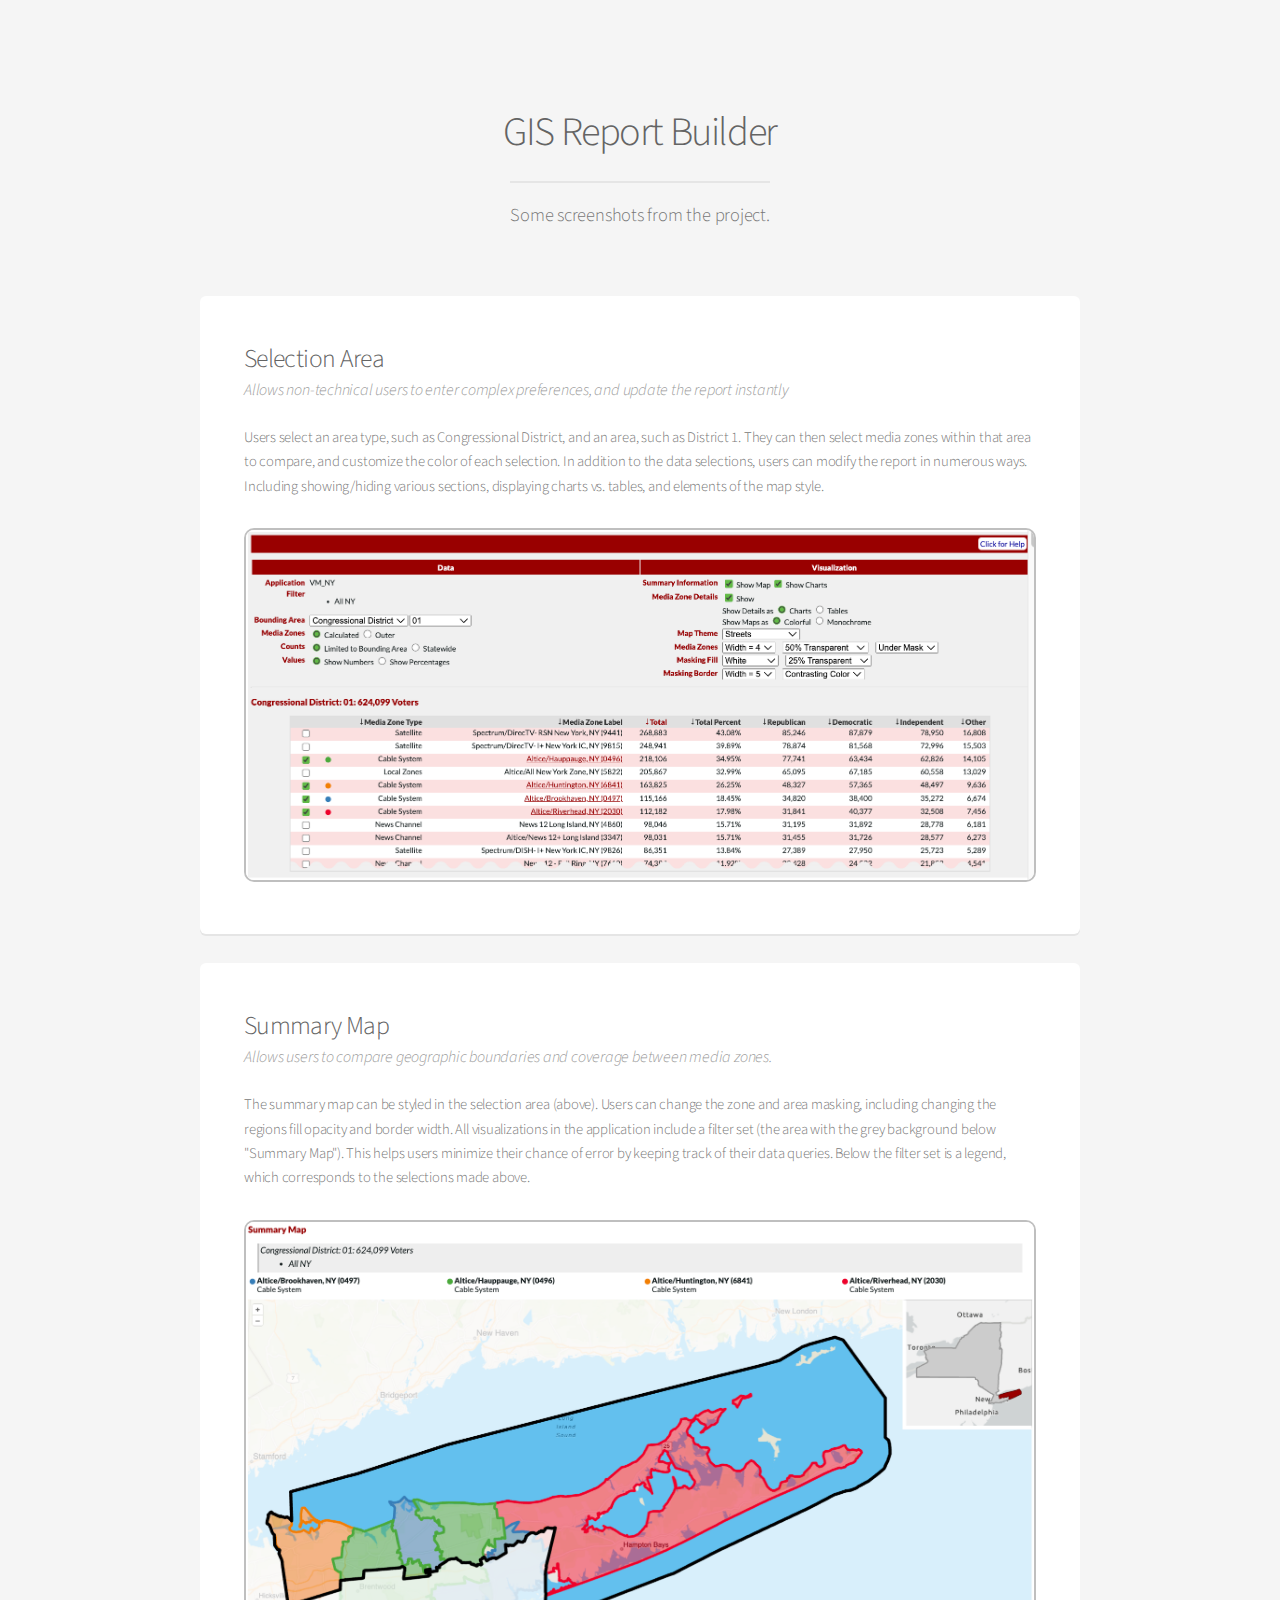
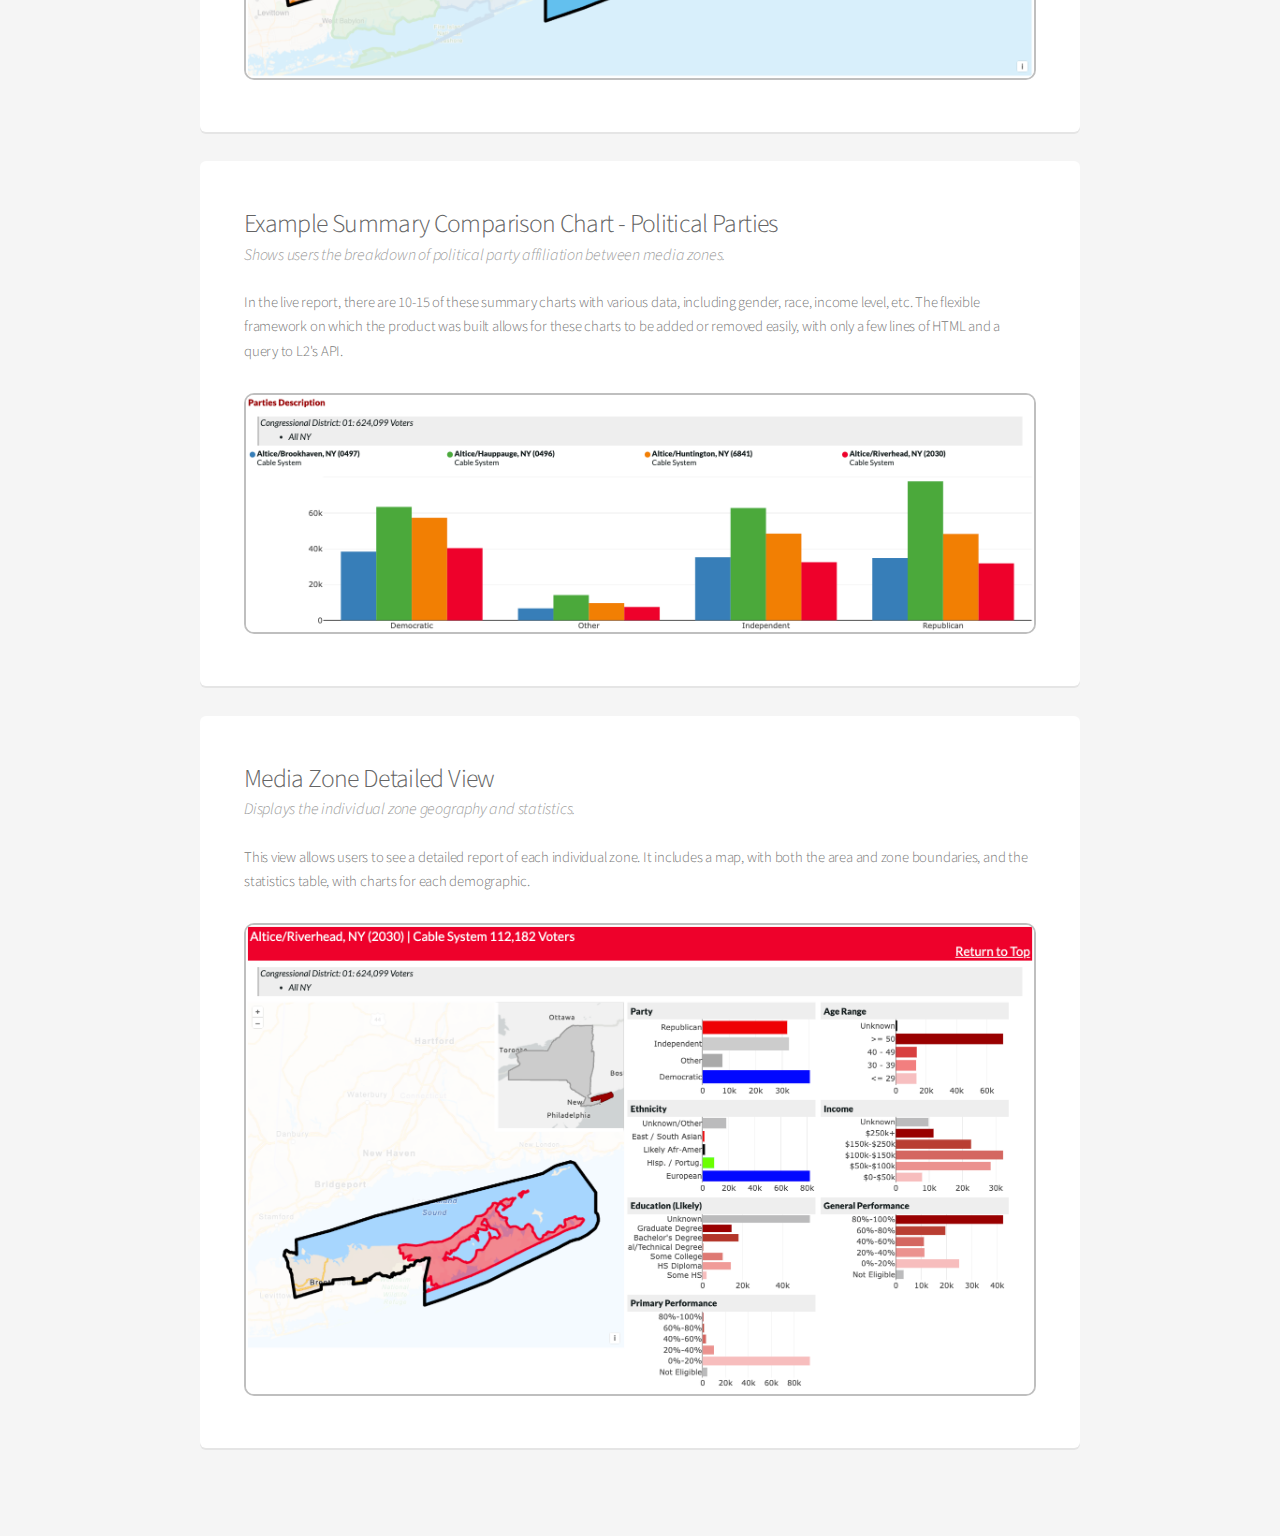
<file: L2-work/index.html>
<!DOCTYPE HTML>
<!--
	Alpha by HTML5 UP
	html5up.net | @ajlkn
	Free for personal and commercial use under the CCA 3.0 license (html5up.net/license)
-->
<html>
<head>
    <title>Joseph Greene Portfolio - L2 Work Sample</title>
    <meta charset="utf-8"/>
    <meta name="viewport" content="width=device-width, initial-scale=1, user-scalable=no"/>
    <link rel="stylesheet" href="../static/assets/css/main.css"/>
    <link rel="stylesheet" href="assets/css/l2-work-sample-styles.css"/>
</head>
<body class="is-preload">
<div id="page-wrapper">

    <!-- Main -->
    <section id="main" class="container">
        <header>
            <h2>GIS Report Builder</h2>
            <p>Some screenshots from the project.</p>
        </header>
        <div class="row">
            <div class="col-12">

                <!-- Text -->
                <section class="box">
                    <header>
                        <h3>Selection Area</h3>
                        <p>Allows non-technical users to enter complex preferences, and update the report instantly</p>
                    </header>
                    <p>Users select an area type, such as Congressional District, and an area, such as District 1.
                        They can then select media zones within that area to compare, and customize the color of each
                        selection. In addition to the data selections, users can modify the report in numerous ways.
                        Including showing/hiding various sections, displaying charts vs. tables, and elements of the map
                        style.</p>
                    <img class="l2-sample-image" src="assets/images/selection-area.png"/>
                </section>
            </div>
        </div>
        <div class="row">
            <div class="col-12">

                <!-- Text -->
                <section class="box">
                    <header>
                        <h3>Summary Map</h3>
                        <p>Allows users to compare geographic boundaries and coverage between media zones.</p>
                    </header>
                    <p>The summary map can be styled in the selection area (above). Users can change the zone
                        and area masking, including changing the regions fill opacity and border width. All
                        visualizations in the application include a filter set (the area with the grey background below
                        "Summary Map"). This helps users minimize their chance of error by keeping track of their data
                        queries. Below the filter set is a legend, which corresponds to the selections made above.</p>
                    <img class="l2-sample-image" src="assets/images/map-summary.png"/>
                </section>
            </div>
        </div>
        <div class="row">
            <div class="col-12">

                <!-- Text -->
                <section class="box">
                    <header>
                        <h3>Example Summary Comparison Chart - Political Parties</h3>
                        <p>Shows users the breakdown of political party affiliation between media zones.</p>
                    </header>
                    <p>In the live report, there are 10-15 of these summary charts with various data, including gender,
                        race, income level, etc. The flexible framework on which the product was built allows for these
                        charts to be added or removed easily, with only a few lines of HTML and a query to L2's API.</p>
                    <img class="l2-sample-image" src="assets/images/chart-summary-parties.png"/>
                </section>
            </div>
        </div>
        <div class="row">
            <div class="col-12">

                <!-- Text -->
                <section class="box">
                    <header>
                        <h3>Media Zone Detailed View</h3>
                        <p>Displays the individual zone geography and statistics.</p>
                    </header>
                    <p>This view allows users to see a detailed report of each individual zone. It includes a map, with
                        both the area and zone boundaries, and the statistics table, with charts for each demographic.</p>
                    <img class="l2-sample-image" src="assets/images/map-zone-details-view.png"/>
                </section>
            </div>
        </div>
    </section>

</div>

<!-- Scripts -->
<!--<script src="assets/js/jquery.min.js"></script>-->
<!--<script src="assets/js/jquery.dropotron.min.js"></script>-->
<!--<script src="assets/js/jquery.scrollex.min.js"></script>-->
<!--<script src="assets/js/browser.min.js"></script>-->
<!--<script src="assets/js/breakpoints.min.js"></script>-->
<!--<script src="assets/js/util.js"></script>-->
<!--<script src="assets/js/main.js"></script>-->

</body>
</html>
</file>
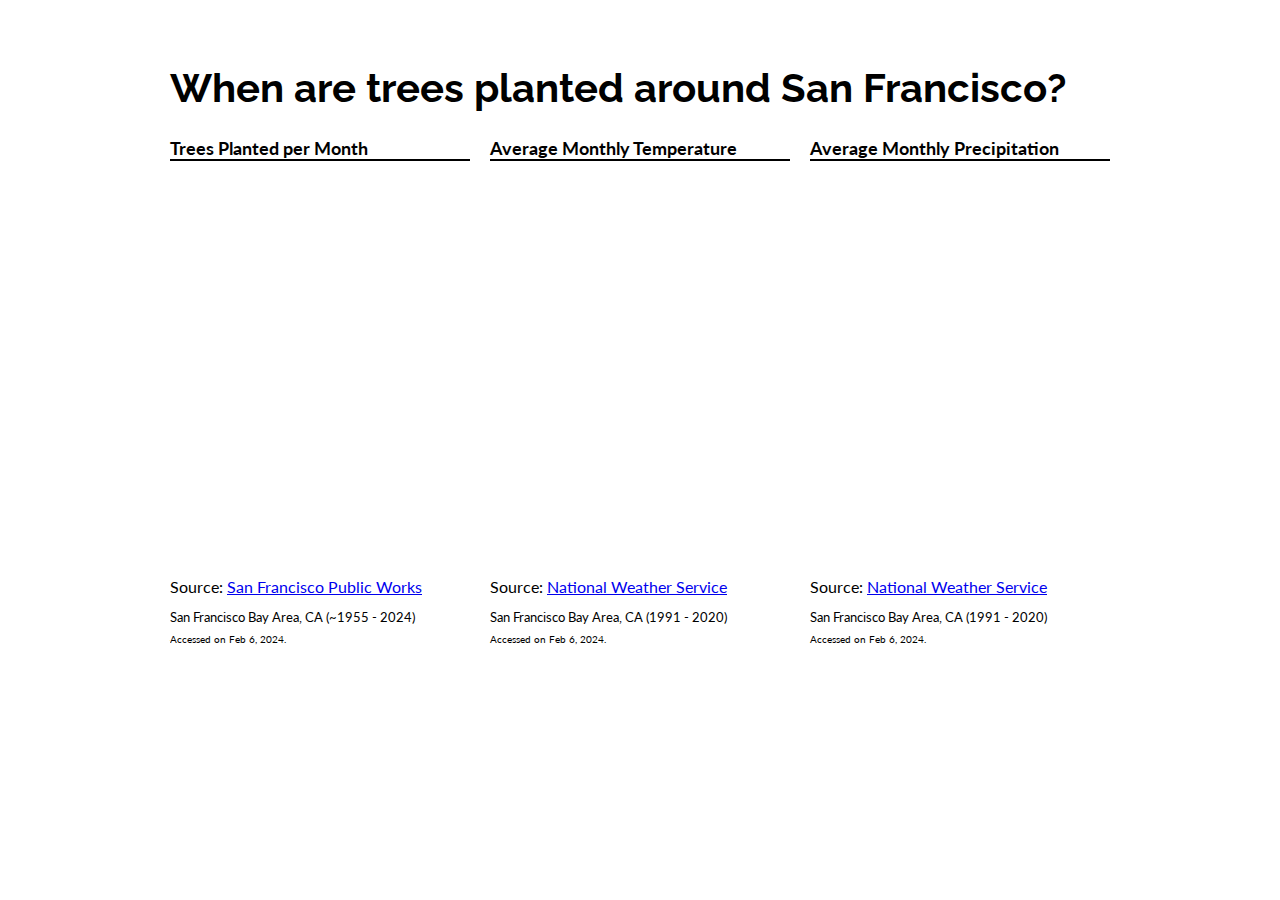
<file: hw1/static/index.html>
<head>
    <title>Joseph Greene Portfolio - SF Trees Visualization</title>
    <meta charset="UTF-8">
    <link href="https://fonts.googleapis.com/css?family=Lato:400,700|Raleway:400,700" rel="stylesheet">
    <link rel="stylesheet" type="text/css" href="css/hw1.css">
    <script src="https://d3js.org/d3.v5.min.js"></script>

</head>
<body>
<div class="page-container">
    <h1 style="text-wrap: nowrap">When are trees planted around San Francisco?</h1>
    <div style="display: flex; flex-direction: row; align-items: center; gap: 20px">
        <div>
            <header>Trees Planted per Month</header>
            <svg id="tree-bar-chart" height="400" width="300" ></svg>
            <div class="citation-container">
                <p>Source: <a href="https://data.sfgov.org/City-Infrastructure/Street-Tree-List/tkzw-k3nq/about_data" target="_blank">San
                    Francisco Public Works</a></p>
                <p style="font-size: .8em" >San Francisco Bay Area, CA (~1955 - 2024)</p>
                <p style="font-size: .6em" >Accessed on Feb 6, 2024.</p>
            </div>
        </div>
        <div>
            <header>Average Monthly Temperature</header>
            <svg id="temperature-bar-chart" height="400" width="300" ></svg>
            <div class="citation-container">
                <p>Source: <a href="https://www.weather.gov/wrh/climate?wfo=mtr" target="_blank">National Weather Service</a></p>
                <p style="font-size: .8em" >San Francisco Bay Area, CA (1991 - 2020)</p>
                <p style="font-size: .6em" >Accessed on Feb 6, 2024.</p>
            </div>
        </div>
        <div>
            <header>Average Monthly Precipitation</header>
            <svg id="precipitation-bar-chart" height="400" width="300" ></svg>
            <div class="citation-container">
                <p>Source: <a href="https://www.weather.gov/wrh/climate?wfo=mtr" target="_blank">National Weather
                    Service</a></p>
                <p style="font-size: .8em">San Francisco Bay Area, CA (1991 - 2020)</p>
                <p style="font-size: .6em">Accessed on Feb 6, 2024.</p>
            </div>
        </div>
    </div>
</div>
<script src="src/hw1-visualization.js"></script>
</body>
</html>
</file>
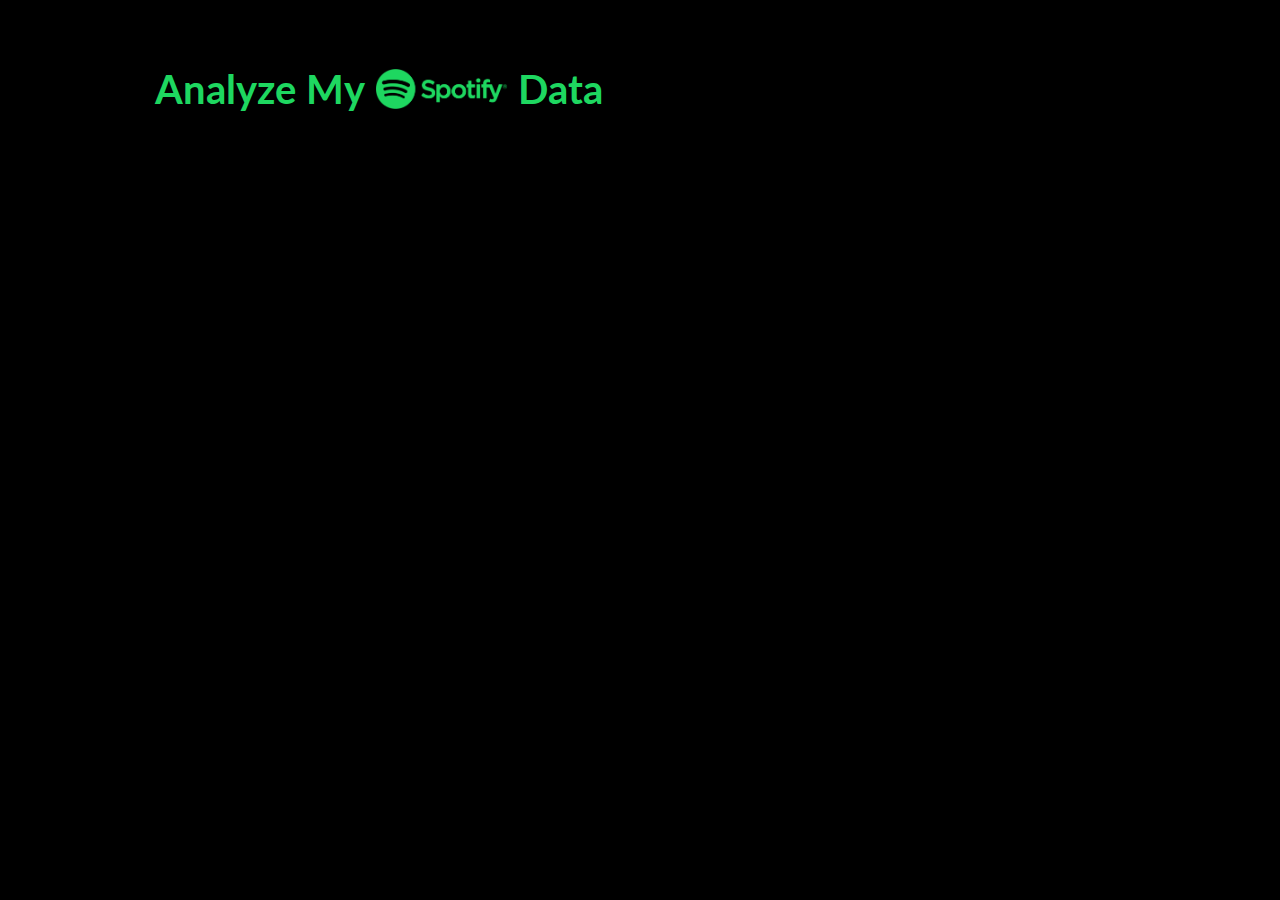
<file: hw2/static/index.html>
<head>
    <title>Joseph Greene Portfolio - Spotify Visualization</title>
    <meta charset="UTF-8">
    <link rel="stylesheet" href="https://cdnjs.cloudflare.com/ajax/libs/font-awesome/6.0.0-beta3/css/all.min.css">
    <link href="https://fonts.googleapis.com/css?family=Lato:400,700|Raleway:400,700" rel="stylesheet">
    <link rel="stylesheet" type="text/css" href="css/Normal.css">
    <script src="https://d3js.org/d3.v6.min.js"></script>

</head>
<body style="background-color: black">
<div class="page-container">
    <p class="title-text" style="color: #1ed760">
        <span>Analyze My </span>
        <img src="assets/Spotify_Logo_RGB_Green.png" alt="Spotify.com" height="40px">
        <span> Data</span>
    </p>
    <div class="radial-chart-legend-container">
        <div class="chart-container">
            <div class="overlay-parent" width="500" height="500">
                <svg width="500" height="500" id="radial-line-chart"></svg>
            </div>
        </div>
        <div class="legend-container" id="legend-container"></div>
    </div>
    <div class="summary-container"></div>
</div>
<script src="src/data-aggregation.js"></script>
<script src="src/visualization.js"></script>
</body>
</html>
</file>
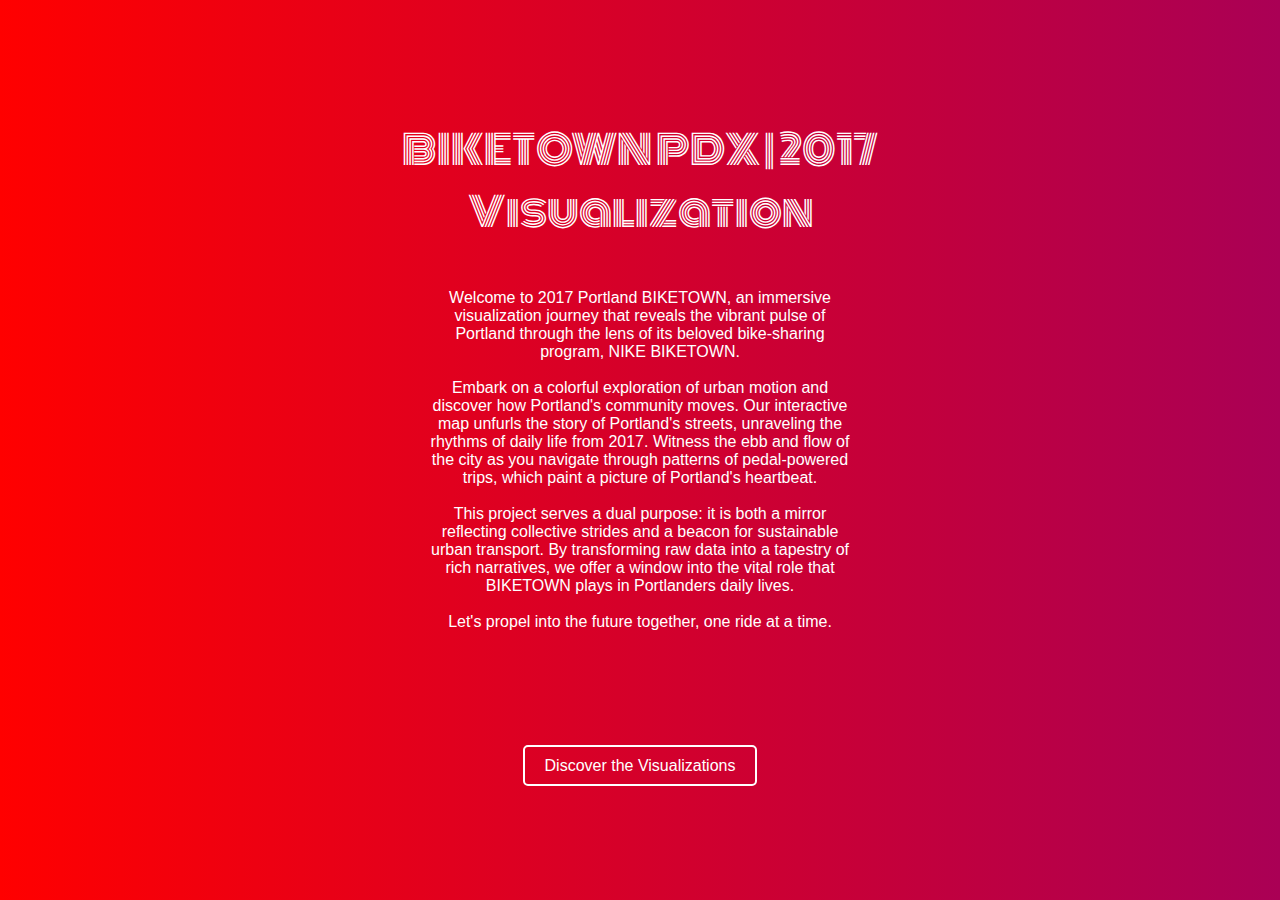
<file: hw4/intro-page.html>
<!DOCTYPE html>
<html lang="en">

<head>
    <meta charset="UTF-8">
    <meta name="viewport" content="width=device-width, initial-scale=1.0">
    <link rel="preconnect" href="https://fonts.googleapis.com">
    <link rel="preconnect" href="https://fonts.gstatic.com" crossorigin>
    <link href="https://fonts.googleapis.com/css2?family=Monoton&display=swap" rel="stylesheet">
    <title>BIKETOWN | PDX</title>
    <style>
        /* Add custom CSS here */
        @keyframes gradientAnimation {
            0% {
                background-position: 0% 50%;
            }

            50% {
                background-position: 100% 50%;
            }

            100% {
                background-position: 0% 50%;
            }
        }

        body {
            background: linear-gradient(270deg, orange, blue, red);
            background-size: 600% 600%;
            animation: gradientAnimation 10s ease infinite;
            margin: 0;
            /* Set margin to 0 */
            padding: 0;
            /* Add padding 0 */
            height: 100vh;
            color: white;
            display: flex;
            flex-direction: column;
            justify-content: center;
            /* Center content vertically */
            align-items: center;
            /* Center content horizontally */
            text-align: center;
            /* Center text */
        }

        header,
        main,
        footer {
            width: 80%;
            /* Set a max width for the content */
            max-width: 600px;
            /* Maximum width of the content */
        }

        .title-header {
            font-family: "Monoton", sans-serif;
            font-weight: 400;
            font-style: normal;
            /* font-family: "Helvetica Neue", Helvetica, Arial, sans-serif; */
            margin: 10px 10px 0px;
            font-size: 40px;
        }


        section {
            margin-bottom: 20px;
            margin-left: 40 px;
            margin-right: 40px;
            /* Add bottom margin to section for spacing */
        }

        .paragraph {
            padding: 90px;
            padding-top: 30px;
            /*font: helvetica;*/
            font-family: "SF Pro Compact", "SF Pro", sans-serif;
        }

        nav {
            margin-top: 20px;
            /* Add top margin to nav for spacing */
        }

        nav a {
            color: white;
            padding: 10px 20px;
            border: 2px solid white;
            border-radius: 5px;
            text-decoration: none;
            transition: background-color 0.3s, color 0.3s;
        }

        nav a:hover {
            background-color: white;
            color: black;
        }

        .button {
            font-family: "SF Pro Compact", "SF Pro", sans-serif;
        }
    </style>
</head>

<body>
    <header>
        <h1 class="title-header">BIKETOWN PDX | 2017 Visualization</h1>
    </header>

    <main>
        <div class="paragraph">
            <p>Welcome to 2017 Portland BIKETOWN, an immersive visualization journey that reveals the vibrant pulse of
                Portland through the lens of its beloved bike-sharing program, NIKE BIKETOWN.<br><br>
                Embark on a colorful exploration of urban motion and discover how Portland's community moves. Our
                interactive map unfurls the story of Portland's streets, unraveling the rhythms of daily life from 2017.
                Witness the ebb and flow of the city as you navigate through patterns of pedal-powered trips, which
                paint a picture of Portland's heartbeat.<br><br>
                This project serves a dual purpose: it is both a mirror reflecting collective strides and a beacon for
                sustainable urban transport. By transforming raw data into a tapestry of rich narratives, we offer a
                window into the vital role that BIKETOWN plays in Portlanders daily lives.<br><br>
                Let's propel into the future together, one ride at a time.</p>
        </div>

        <nav>
            <a class="button" href="visual.html">Discover the Visualizations</a>
        </nav>
    </main>

    <footer>
        <p></p>
    </footer>
</body>

</html>
</file>
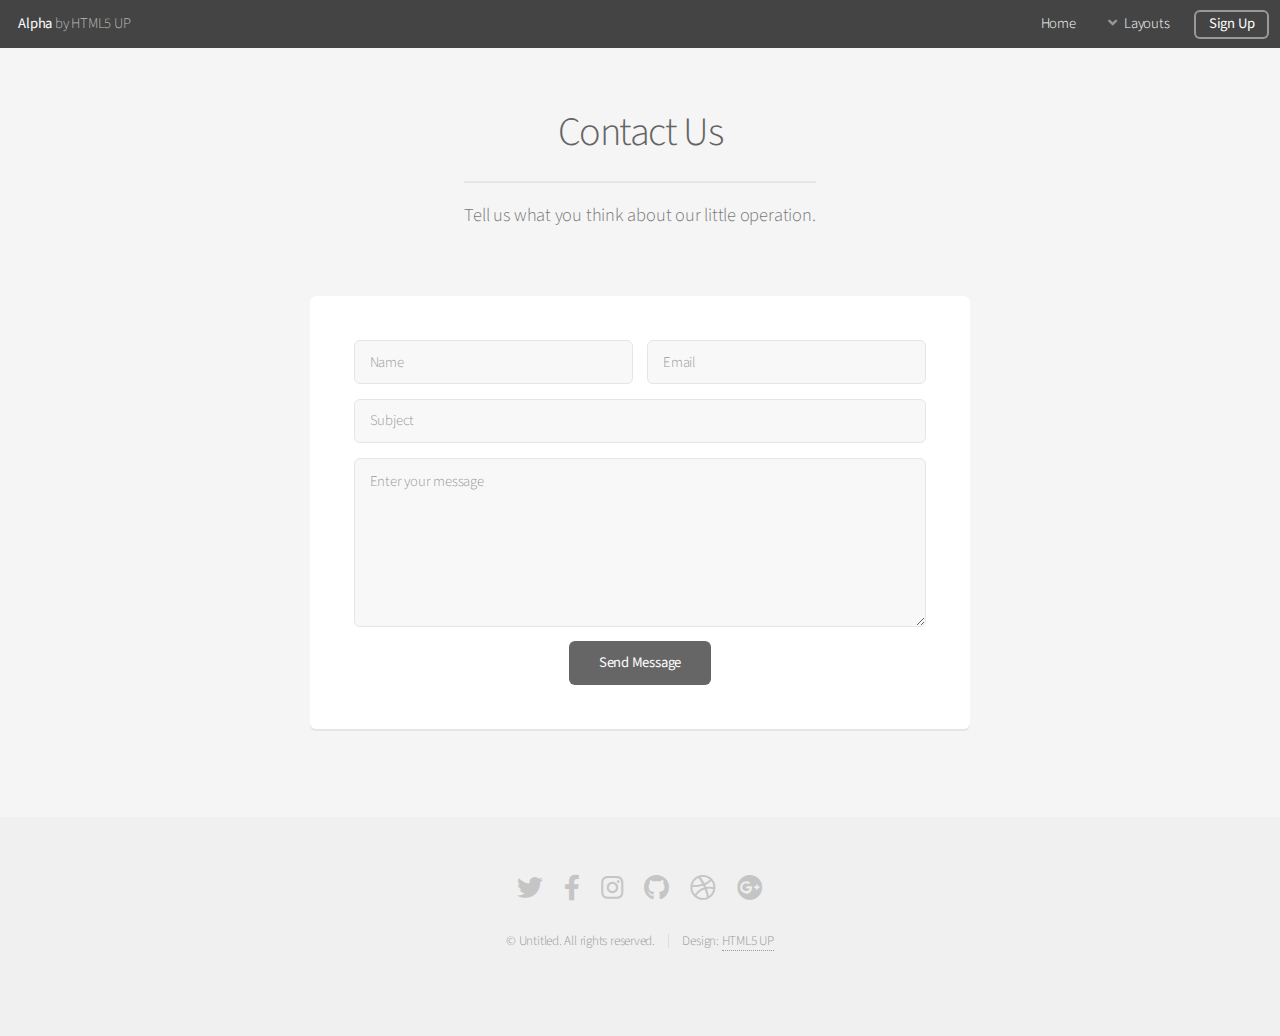
<file: static/contact.html>
<!DOCTYPE HTML>
<!--
	Alpha by HTML5 UP
	html5up.net | @ajlkn
	Free for personal and commercial use under the CCA 3.0 license (html5up.net/license)
-->
<html>
	<head>
		<title>Contact - Alpha by HTML5 UP</title>
		<meta charset="utf-8" />
		<meta name="viewport" content="width=device-width, initial-scale=1, user-scalable=no" />
		<link rel="stylesheet" href="assets/css/main.css" />
	</head>
	<body class="is-preload">
		<div id="page-wrapper">

			<!-- Header -->
				<header id="header">
					<h1><a href="../index.html">Alpha</a> by HTML5 UP</h1>
					<nav id="nav">
						<ul>
							<li><a href="../index.html">Home</a></li>
							<li>
								<a href="#" class="icon solid fa-angle-down">Layouts</a>
								<ul>
									<li><a href="generic.html">Generic</a></li>
									<li><a href="contact.html">Contact</a></li>
									<li><a href="elements.html">Elements</a></li>
									<li>
										<a href="#">Submenu</a>
										<ul>
											<li><a href="#">Option One</a></li>
											<li><a href="#">Option Two</a></li>
											<li><a href="#">Option Three</a></li>
											<li><a href="#">Option Four</a></li>
										</ul>
									</li>
								</ul>
							</li>
							<li><a href="#" class="button">Sign Up</a></li>
						</ul>
					</nav>
				</header>

			<!-- Main -->
				<section id="main" class="container medium">
					<header>
						<h2>Contact Us</h2>
						<p>Tell us what you think about our little operation.</p>
					</header>
					<div class="box">
						<form method="post" action="#">
							<div class="row gtr-50 gtr-uniform">
								<div class="col-6 col-12-mobilep">
									<input type="text" name="name" id="name" value="" placeholder="Name" />
								</div>
								<div class="col-6 col-12-mobilep">
									<input type="email" name="email" id="email" value="" placeholder="Email" />
								</div>
								<div class="col-12">
									<input type="text" name="subject" id="subject" value="" placeholder="Subject" />
								</div>
								<div class="col-12">
									<textarea name="message" id="message" placeholder="Enter your message" rows="6"></textarea>
								</div>
								<div class="col-12">
									<ul class="actions special">
										<li><input type="submit" value="Send Message" /></li>
									</ul>
								</div>
							</div>
						</form>
					</div>
				</section>

			<!-- Footer -->
				<footer id="footer">
					<ul class="icons">
						<li><a href="#" class="icon brands fa-twitter"><span class="label">Twitter</span></a></li>
						<li><a href="#" class="icon brands fa-facebook-f"><span class="label">Facebook</span></a></li>
						<li><a href="#" class="icon brands fa-instagram"><span class="label">Instagram</span></a></li>
						<li><a href="#" class="icon brands fa-github"><span class="label">Github</span></a></li>
						<li><a href="#" class="icon brands fa-dribbble"><span class="label">Dribbble</span></a></li>
						<li><a href="#" class="icon brands fa-google-plus"><span class="label">Google+</span></a></li>
					</ul>
					<ul class="copyright">
						<li>&copy; Untitled. All rights reserved.</li><li>Design: <a href="http://html5up.net">HTML5 UP</a></li>
					</ul>
				</footer>

		</div>

		<!-- Scripts -->
			<script src="assets/js/jquery.min.js"></script>
			<script src="assets/js/jquery.dropotron.min.js"></script>
			<script src="assets/js/jquery.scrollex.min.js"></script>
			<script src="assets/js/browser.min.js"></script>
			<script src="assets/js/breakpoints.min.js"></script>
			<script src="assets/js/util.js"></script>
			<script src="assets/js/main.js"></script>

	</body>
</html>
</file>
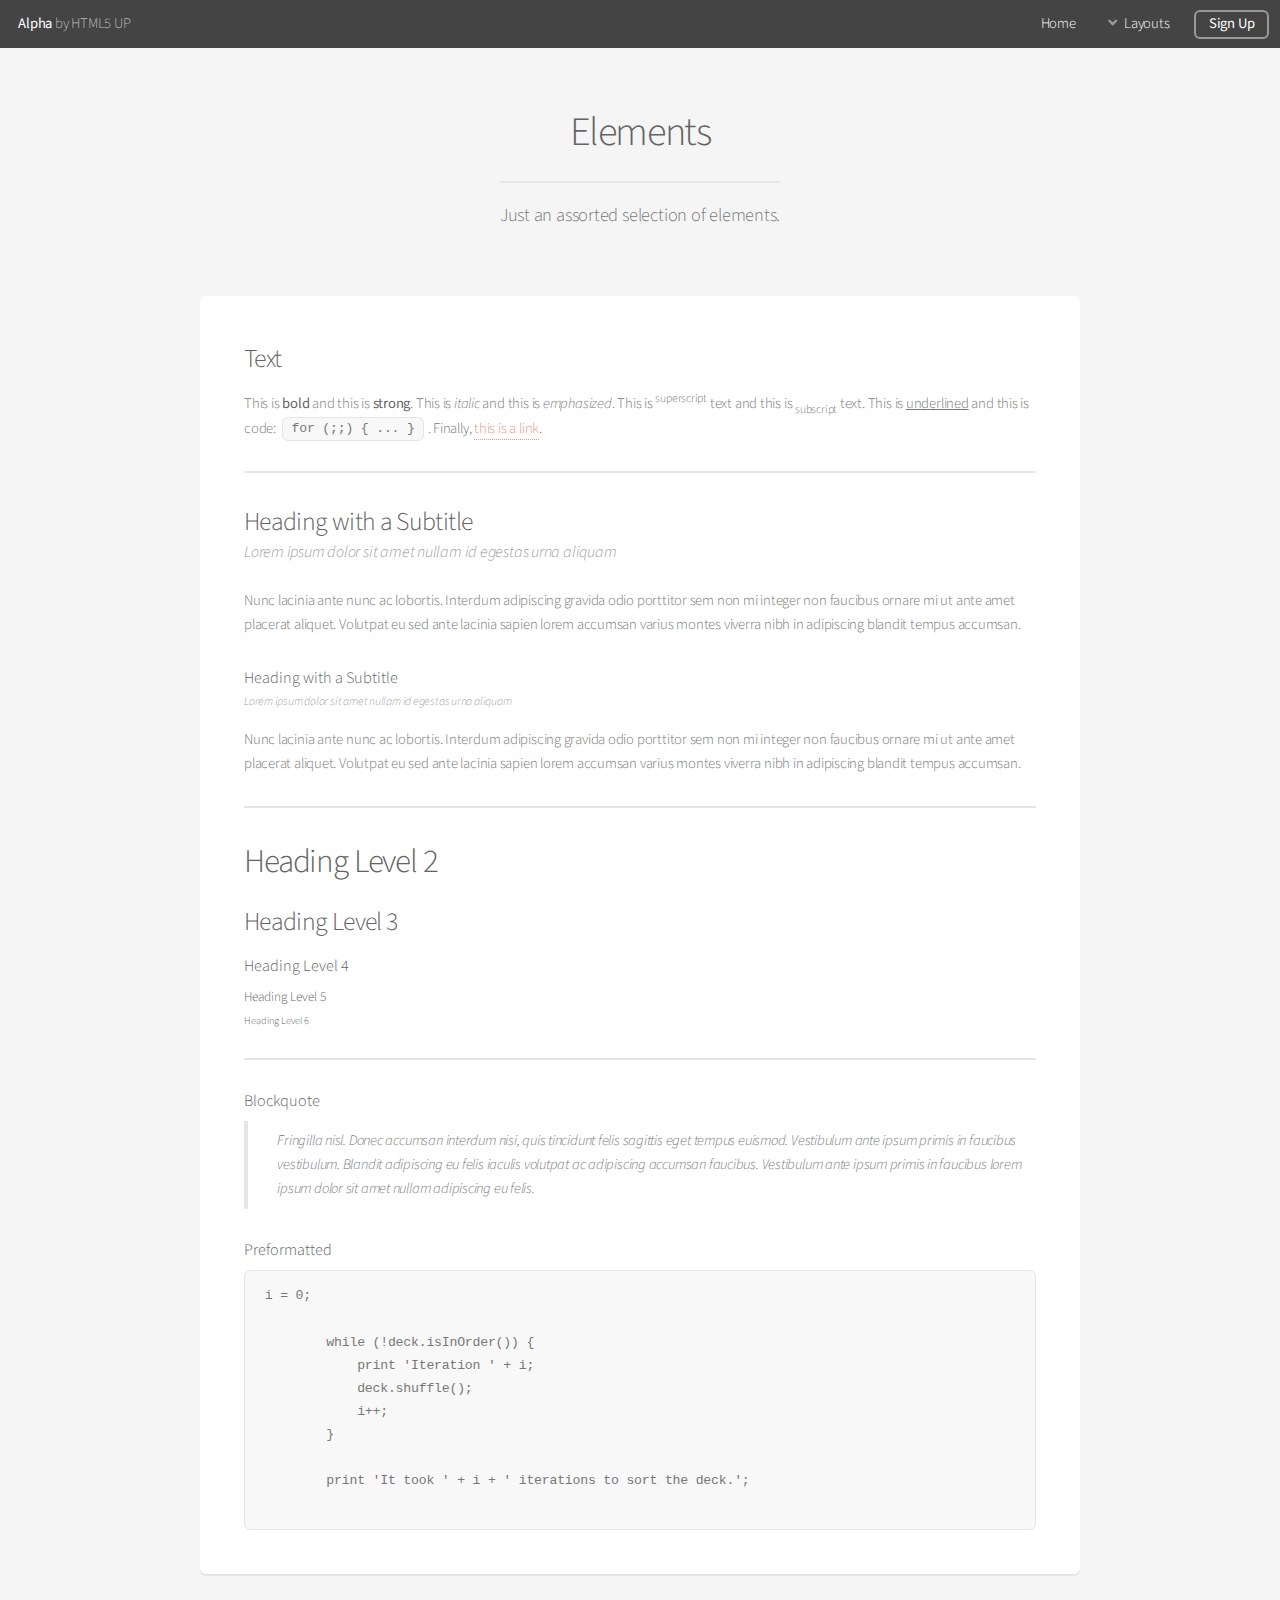
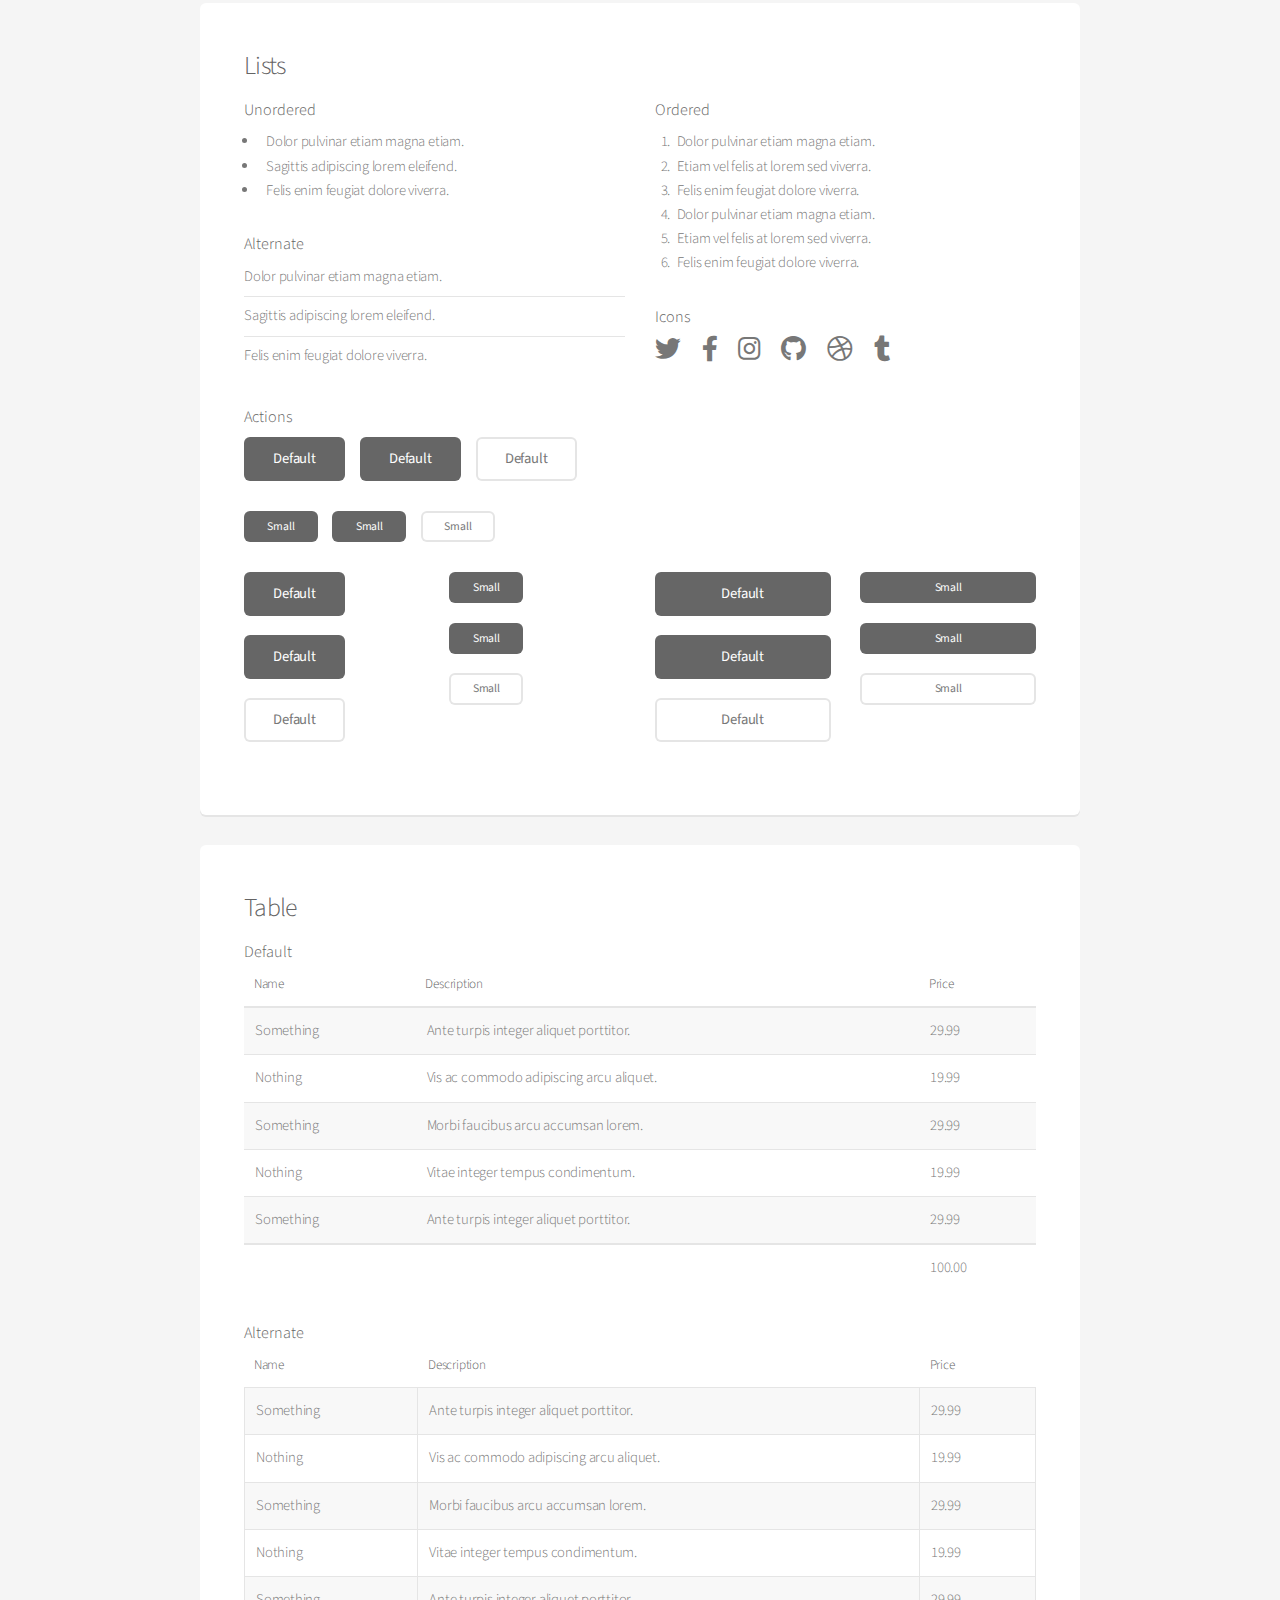
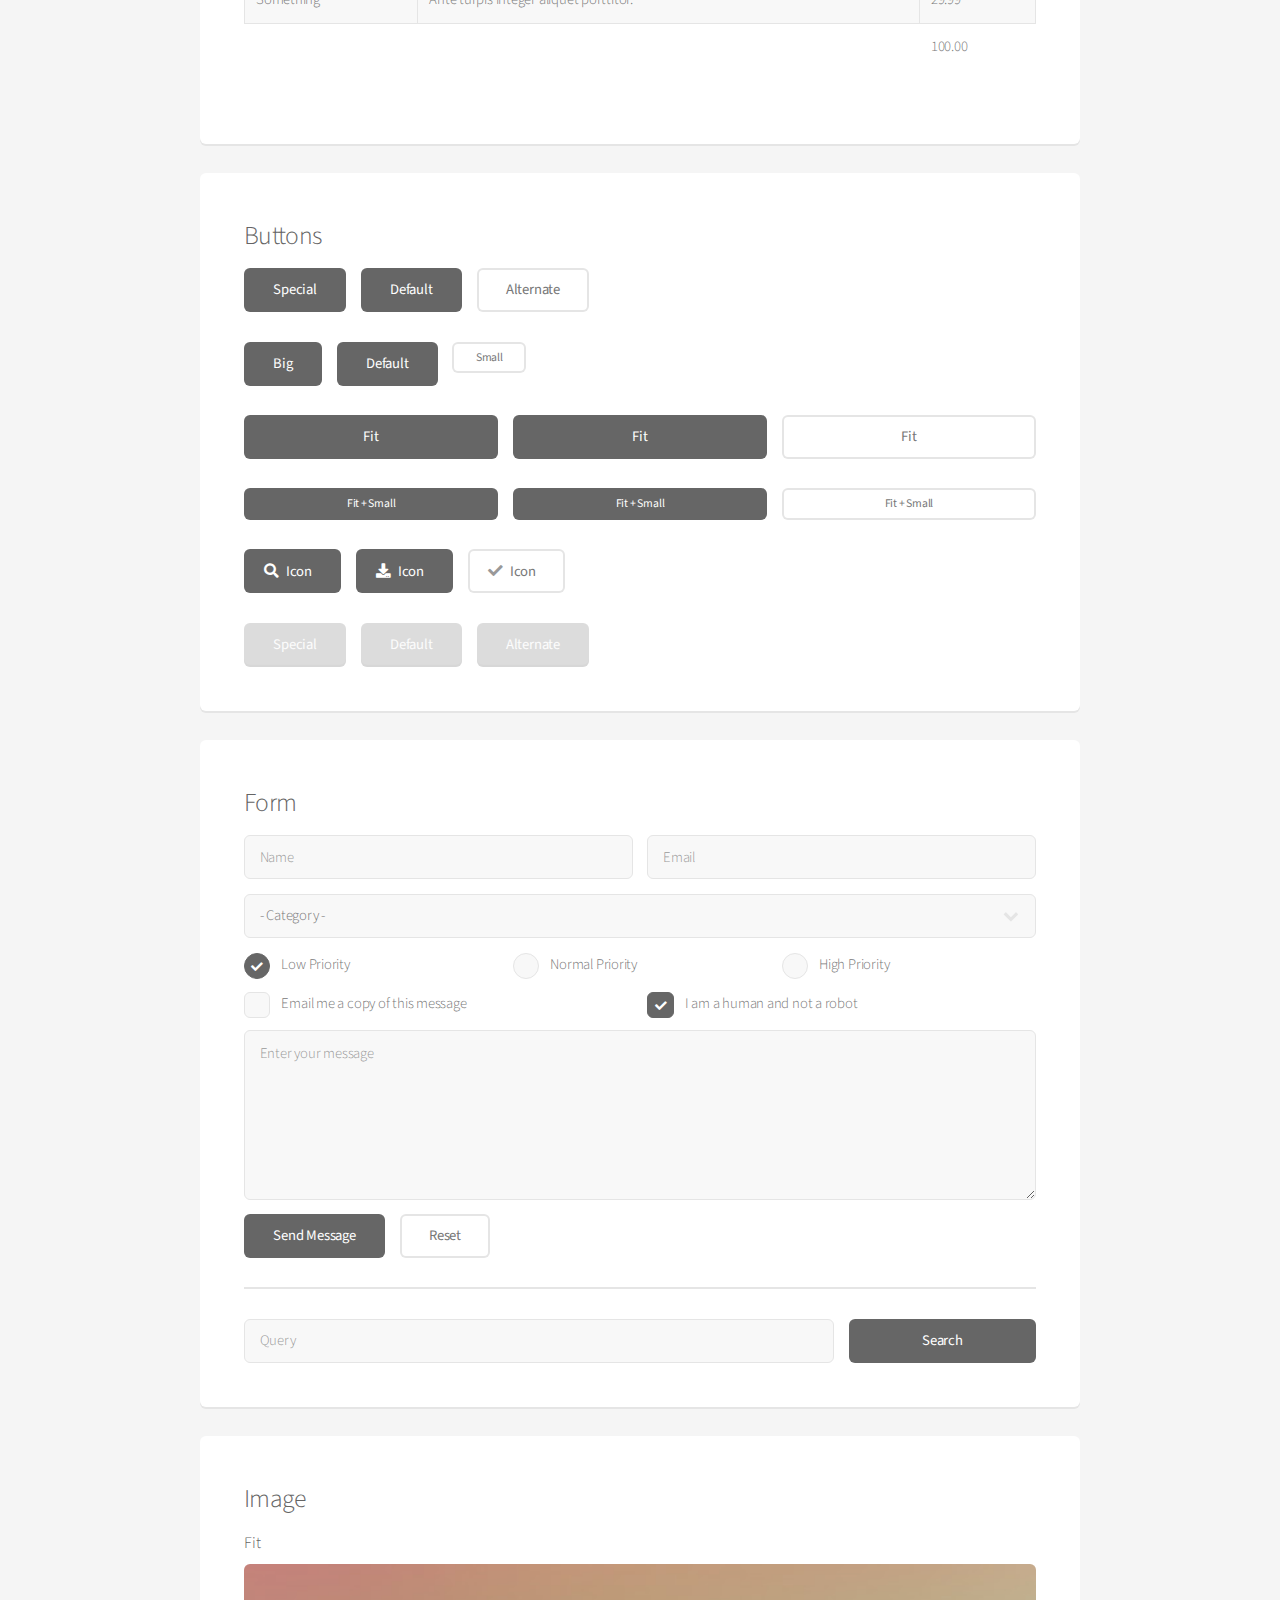
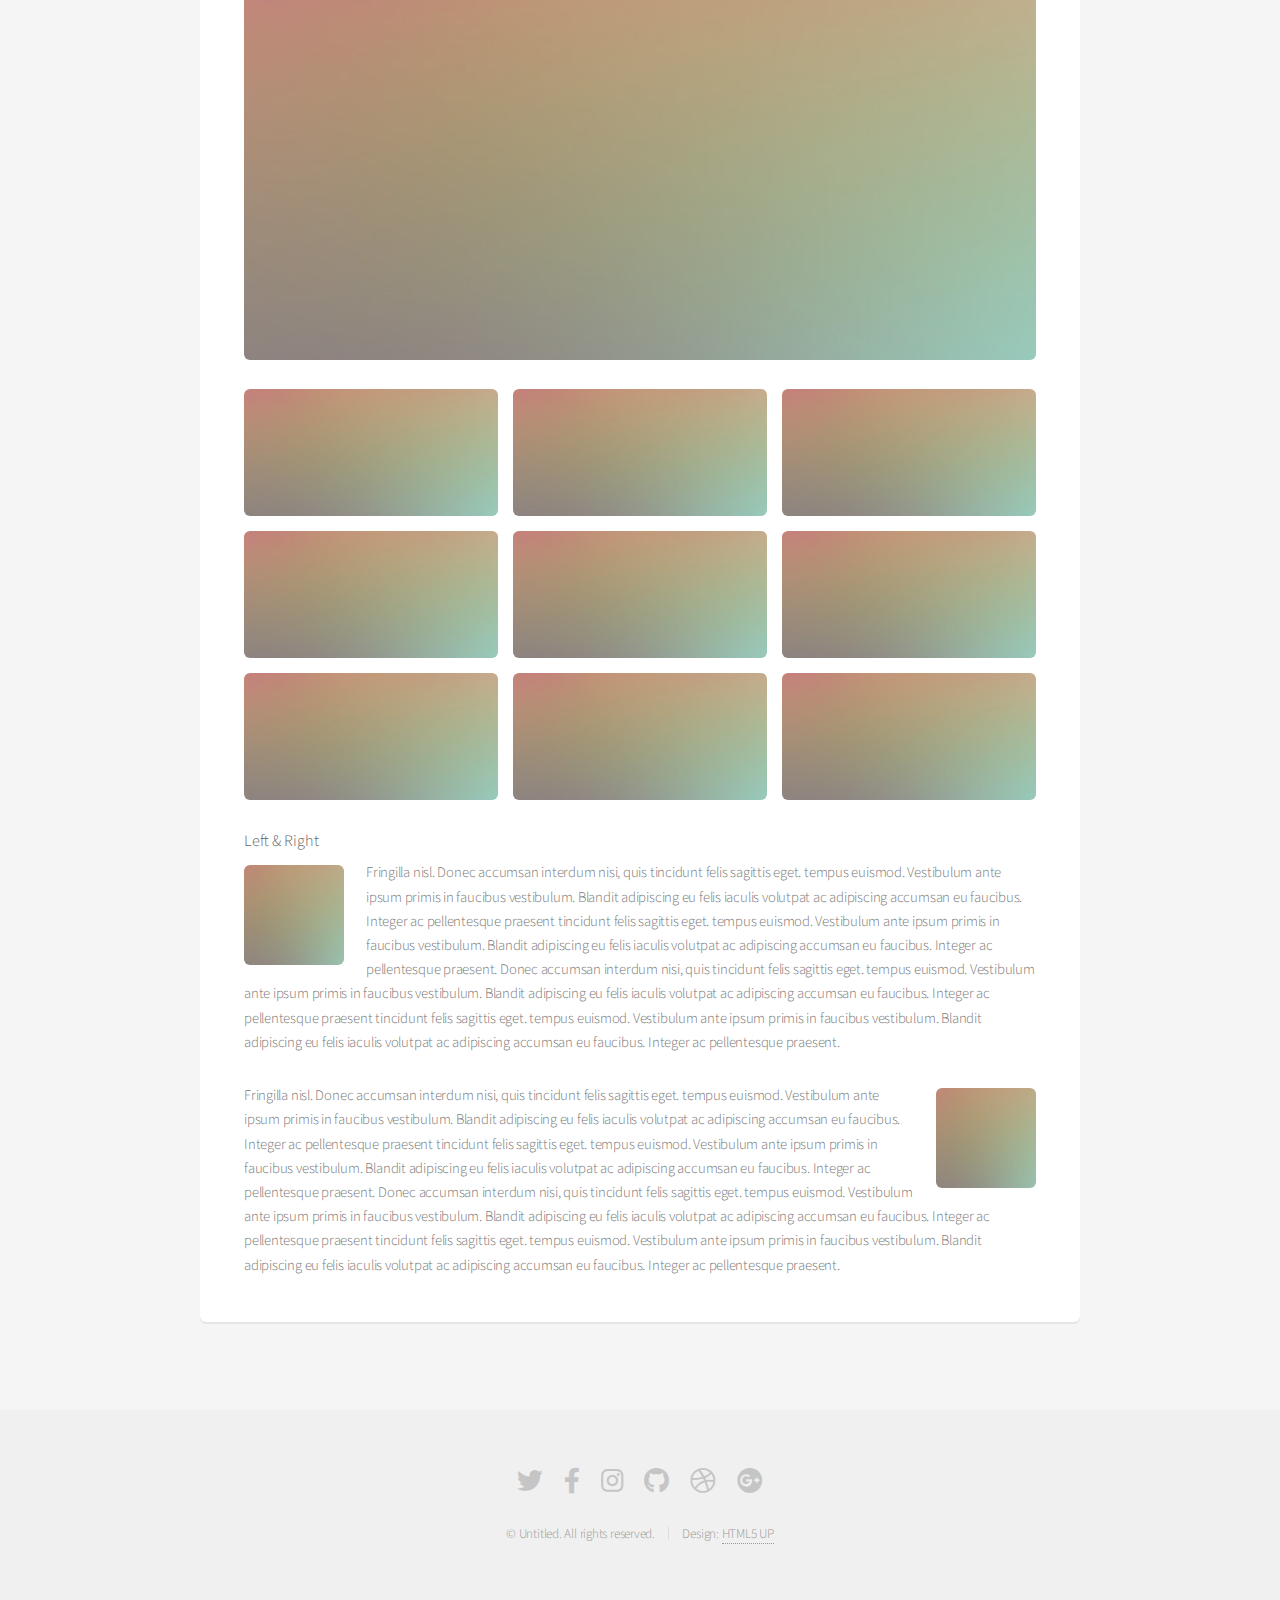
<file: static/elements.html>
<!DOCTYPE HTML>
<!--
	Alpha by HTML5 UP
	html5up.net | @ajlkn
	Free for personal and commercial use under the CCA 3.0 license (html5up.net/license)
-->
<html>
	<head>
		<title>Elements - Alpha by HTML5 UP</title>
		<meta charset="utf-8" />
		<meta name="viewport" content="width=device-width, initial-scale=1, user-scalable=no" />
		<link rel="stylesheet" href="assets/css/main.css" />
	</head>
	<body class="is-preload">
		<div id="page-wrapper">

			<!-- Header -->
				<header id="header">
					<h1><a href="../index.html">Alpha</a> by HTML5 UP</h1>
					<nav id="nav">
						<ul>
							<li><a href="../index.html">Home</a></li>
							<li>
								<a href="#" class="icon solid fa-angle-down">Layouts</a>
								<ul>
									<li><a href="generic.html">Generic</a></li>
									<li><a href="contact.html">Contact</a></li>
									<li><a href="elements.html">Elements</a></li>
									<li>
										<a href="#">Submenu</a>
										<ul>
											<li><a href="#">Option One</a></li>
											<li><a href="#">Option Two</a></li>
											<li><a href="#">Option Three</a></li>
											<li><a href="#">Option Four</a></li>
										</ul>
									</li>
								</ul>
							</li>
							<li><a href="#" class="button">Sign Up</a></li>
						</ul>
					</nav>
				</header>

			<!-- Main -->
				<section id="main" class="container">
					<header>
						<h2>Elements</h2>
						<p>Just an assorted selection of elements.</p>
					</header>
					<div class="row">
						<div class="col-12">

							<!-- Text -->
								<section class="box">
									<h3>Text</h3>
									<p>This is <b>bold</b> and this is <strong>strong</strong>. This is <i>italic</i> and this is <em>emphasized</em>.
									This is <sup>superscript</sup> text and this is <sub>subscript</sub> text.
									This is <u>underlined</u> and this is code: <code>for (;;) { ... }</code>. Finally, <a href="#">this is a link</a>.</p>

									<hr />

									<header>
										<h3>Heading with a Subtitle</h3>
										<p>Lorem ipsum dolor sit amet nullam id egestas urna aliquam</p>
									</header>
									<p>Nunc lacinia ante nunc ac lobortis. Interdum adipiscing gravida odio porttitor sem non mi integer non faucibus ornare mi ut ante amet placerat aliquet. Volutpat eu sed ante lacinia sapien lorem accumsan varius montes viverra nibh in adipiscing blandit tempus accumsan.</p>
									<header>
										<h4>Heading with a Subtitle</h4>
										<p>Lorem ipsum dolor sit amet nullam id egestas urna aliquam</p>
									</header>
									<p>Nunc lacinia ante nunc ac lobortis. Interdum adipiscing gravida odio porttitor sem non mi integer non faucibus ornare mi ut ante amet placerat aliquet. Volutpat eu sed ante lacinia sapien lorem accumsan varius montes viverra nibh in adipiscing blandit tempus accumsan.</p>

									<hr />

									<h2>Heading Level 2</h2>
									<h3>Heading Level 3</h3>
									<h4>Heading Level 4</h4>
									<h5>Heading Level 5</h5>
									<h6>Heading Level 6</h6>

									<hr />

									<h4>Blockquote</h4>
									<blockquote>Fringilla nisl. Donec accumsan interdum nisi, quis tincidunt felis sagittis eget tempus euismod. Vestibulum ante ipsum primis in faucibus vestibulum. Blandit adipiscing eu felis iaculis volutpat ac adipiscing accumsan faucibus. Vestibulum ante ipsum primis in faucibus lorem ipsum dolor sit amet nullam adipiscing eu felis.</blockquote>

									<h4>Preformatted</h4>
									<pre>i = 0;

	while (!deck.isInOrder()) {
	    print 'Iteration ' + i;
	    deck.shuffle();
	    i++;
	}

	print 'It took ' + i + ' iterations to sort the deck.';
	</pre>
								</section>

						</div>
					</div>
					<div class="row">
						<div class="col-12">

							<!-- Lists -->
								<section class="box">
									<h3>Lists</h3>
									<div class="row">
										<div class="col-6 col-12-mobilep">

											<h4>Unordered</h4>
											<ul>
												<li>Dolor pulvinar etiam magna etiam.</li>
												<li>Sagittis adipiscing lorem eleifend.</li>
												<li>Felis enim feugiat dolore viverra.</li>
											</ul>

											<h4>Alternate</h4>
											<ul class="alt">
												<li>Dolor pulvinar etiam magna etiam.</li>
												<li>Sagittis adipiscing lorem eleifend.</li>
												<li>Felis enim feugiat dolore viverra.</li>
											</ul>

										</div>
										<div class="col-6 col-12-mobilep">

											<h4>Ordered</h4>
											<ol>
												<li>Dolor pulvinar etiam magna etiam.</li>
												<li>Etiam vel felis at lorem sed viverra.</li>
												<li>Felis enim feugiat dolore viverra.</li>
												<li>Dolor pulvinar etiam magna etiam.</li>
												<li>Etiam vel felis at lorem sed viverra.</li>
												<li>Felis enim feugiat dolore viverra.</li>
											</ol>

											<h4>Icons</h4>
											<ul class="icons">
												<li><a href="#" class="icon brands fa-twitter"><span class="label">Twitter</span></a></li>
												<li><a href="#" class="icon brands fa-facebook-f"><span class="label">Facebook</span></a></li>
												<li><a href="#" class="icon brands fa-instagram"><span class="label">Instagram</span></a></li>
												<li><a href="#" class="icon brands fa-github"><span class="label">Github</span></a></li>
												<li><a href="#" class="icon brands fa-dribbble"><span class="label">Dribbble</span></a></li>
												<li><a href="#" class="icon brands fa-tumblr"><span class="label">Tumblr</span></a></li>
											</ul>

										</div>
									</div>

									<h4>Actions</h4>
									<ul class="actions">
										<li><a href="#" class="button special">Default</a></li>
										<li><a href="#" class="button">Default</a></li>
										<li><a href="#" class="button alt">Default</a></li>
									</ul>
									<ul class="actions small">
										<li><a href="#" class="button special small">Small</a></li>
										<li><a href="#" class="button small">Small</a></li>
										<li><a href="#" class="button alt small">Small</a></li>
									</ul>
									<div class="row">
										<div class="col-3 col-6-narrower col-12-mobilep">
											<ul class="actions stacked">
												<li><a href="#" class="button special">Default</a></li>
												<li><a href="#" class="button">Default</a></li>
												<li><a href="#" class="button alt">Default</a></li>
											</ul>
										</div>
										<div class="col-3 col-6-narrower col-12-mobilep">
											<ul class="actions stacked">
												<li><a href="#" class="button special small">Small</a></li>
												<li><a href="#" class="button small">Small</a></li>
												<li><a href="#" class="button alt small">Small</a></li>
											</ul>
										</div>
										<div class="col-3 col-6-narrower col-12-mobilep">
											<ul class="actions stacked">
												<li><a href="#" class="button special fit">Default</a></li>
												<li><a href="#" class="button fit">Default</a></li>
												<li><a href="#" class="button alt fit">Default</a></li>
											</ul>
										</div>
										<div class="col-3 col-6-narrower col-12-mobilep">
											<ul class="actions stacked">
												<li><a href="#" class="button special small fit">Small</a></li>
												<li><a href="#" class="button small fit">Small</a></li>
												<li><a href="#" class="button alt small fit">Small</a></li>
											</ul>
										</div>
									</div>
								</section>

						</div>
					</div>
					<div class="row">
						<div class="col-12">

							<!-- Table -->
								<section class="box">
									<h3>Table</h3>

									<h4>Default</h4>
									<div class="table-wrapper">
										<table>
											<thead>
												<tr>
													<th>Name</th>
													<th>Description</th>
													<th>Price</th>
												</tr>
											</thead>
											<tbody>
												<tr>
													<td>Something</td>
													<td>Ante turpis integer aliquet porttitor.</td>
													<td>29.99</td>
												</tr>
												<tr>
													<td>Nothing</td>
													<td>Vis ac commodo adipiscing arcu aliquet.</td>
													<td>19.99</td>
												</tr>
												<tr>
													<td>Something</td>
													<td> Morbi faucibus arcu accumsan lorem.</td>
													<td>29.99</td>
												</tr>
												<tr>
													<td>Nothing</td>
													<td>Vitae integer tempus condimentum.</td>
													<td>19.99</td>
												</tr>
												<tr>
													<td>Something</td>
													<td>Ante turpis integer aliquet porttitor.</td>
													<td>29.99</td>
												</tr>
											</tbody>
											<tfoot>
												<tr>
													<td colspan="2"></td>
													<td>100.00</td>
												</tr>
											</tfoot>
										</table>
									</div>

									<h4>Alternate</h4>
									<div class="table-wrapper">
										<table class="alt">
											<thead>
												<tr>
													<th>Name</th>
													<th>Description</th>
													<th>Price</th>
												</tr>
											</thead>
											<tbody>
												<tr>
													<td>Something</td>
													<td>Ante turpis integer aliquet porttitor.</td>
													<td>29.99</td>
												</tr>
												<tr>
													<td>Nothing</td>
													<td>Vis ac commodo adipiscing arcu aliquet.</td>
													<td>19.99</td>
												</tr>
												<tr>
													<td>Something</td>
													<td> Morbi faucibus arcu accumsan lorem.</td>
													<td>29.99</td>
												</tr>
												<tr>
													<td>Nothing</td>
													<td>Vitae integer tempus condimentum.</td>
													<td>19.99</td>
												</tr>
												<tr>
													<td>Something</td>
													<td>Ante turpis integer aliquet porttitor.</td>
													<td>29.99</td>
												</tr>
											</tbody>
											<tfoot>
												<tr>
													<td colspan="2"></td>
													<td>100.00</td>
												</tr>
											</tfoot>
										</table>
									</div>
								</section>

						</div>
					</div>
					<div class="row">
						<div class="col-12">

							<!-- Buttons -->
								<section class="box">
									<h3>Buttons</h3>
									<ul class="actions">
										<li><a href="#" class="button special">Special</a></li>
										<li><a href="#" class="button">Default</a></li>
										<li><a href="#" class="button alt">Alternate</a></li>
									</ul>
									<ul class="actions">
										<li><a href="#" class="button special big">Big</a></li>
										<li><a href="#" class="button">Default</a></li>
										<li><a href="#" class="button alt small">Small</a></li>
									</ul>
									<ul class="actions fit">
										<li><a href="#" class="button special fit">Fit</a></li>
										<li><a href="#" class="button fit">Fit</a></li>
										<li><a href="#" class="button alt fit">Fit</a></li>
									</ul>
									<ul class="actions fit small">
										<li><a href="#" class="button special fit small">Fit + Small</a></li>
										<li><a href="#" class="button fit small">Fit + Small</a></li>
										<li><a href="#" class="button alt fit small">Fit + Small</a></li>
									</ul>
									<ul class="actions">
										<li><a href="#" class="button special icon solid fa-search">Icon</a></li>
										<li><a href="#" class="button icon solid fa-download">Icon</a></li>
										<li><a href="#" class="button alt icon solid fa-check">Icon</a></li>
									</ul>
									<ul class="actions">
										<li><span class="button special disabled">Special</span></li>
										<li><span class="button disabled">Default</span></li>
										<li><span class="button alt disabled">Alternate</span></li>
									</ul>
								</section>

						</div>
					</div>
					<div class="row">
						<div class="col-12">

							<!-- Form -->
								<section class="box">
									<h3>Form</h3>
									<form method="post" action="#">
										<div class="row gtr-uniform gtr-50">
											<div class="col-6 col-12-mobilep">
												<input type="text" name="name" id="name" value="" placeholder="Name" />
											</div>
											<div class="col-6 col-12-mobilep">
												<input type="email" name="email" id="email" value="" placeholder="Email" />
											</div>
											<div class="col-12">
												<select name="category" id="category">
													<option value="">- Category -</option>
													<option value="1">Manufacturing</option>
													<option value="1">Shipping</option>
													<option value="1">Administration</option>
													<option value="1">Human Resources</option>
												</select>
											</div>
											<div class="col-4 col-12-narrower">
												<input type="radio" id="priority-low" name="priority" checked>
												<label for="priority-low">Low Priority</label>
											</div>
											<div class="col-4 col-12-narrower">
												<input type="radio" id="priority-normal" name="priority">
												<label for="priority-normal">Normal Priority</label>
											</div>
											<div class="col-4 col-12-narrower">
												<input type="radio" id="priority-high" name="priority">
												<label for="priority-high">High Priority</label>
											</div>
											<div class="col-6 col-12-narrower">
												<input type="checkbox" id="copy" name="copy">
												<label for="copy">Email me a copy of this message</label>
											</div>
											<div class="col-6 col-12-narrower">
												<input type="checkbox" id="human" name="human" checked>
												<label for="human">I am a human and not a robot</label>
											</div>
											<div class="col-12">
												<textarea name="message" id="message" placeholder="Enter your message" rows="6"></textarea>
											</div>
											<div class="col-12">
												<ul class="actions">
													<li><input type="submit" value="Send Message" /></li>
													<li><input type="reset" value="Reset" class="alt" /></li>
												</ul>
											</div>
										</div>
									</form>

									<hr />

									<form method="post" action="#">
										<div class="row gtr-uniform gtr-50">
											<div class="col-9 col-12-mobilep">
												<input type="text" name="query" id="query" value="" placeholder="Query" />
											</div>
											<div class="col-3 col-12-mobilep">
												<input type="submit" value="Search" class="fit" />
											</div>
										</div>
									</form>
								</section>

						</div>
					</div>
					<div class="row">
						<div class="col-12">

							<!-- Image -->
								<section class="box">
									<h3>Image</h3>
									<h4>Fit</h4>
									<span class="image fit"><img src="images/pic04.jpg" alt="" /></span>
									<div class="box alt">
										<div class="row gtr-50 gtr-uniform">
											<div class="col-4"><span class="image fit"><img src="images/pic04.jpg" alt="" /></span></div>
											<div class="col-4"><span class="image fit"><img src="images/pic04.jpg" alt="" /></span></div>
											<div class="col-4"><span class="image fit"><img src="images/pic04.jpg" alt="" /></span></div>
											<div class="col-4"><span class="image fit"><img src="images/pic04.jpg" alt="" /></span></div>
											<div class="col-4"><span class="image fit"><img src="images/pic04.jpg" alt="" /></span></div>
											<div class="col-4"><span class="image fit"><img src="images/pic04.jpg" alt="" /></span></div>
											<div class="col-4"><span class="image fit"><img src="images/pic04.jpg" alt="" /></span></div>
											<div class="col-4"><span class="image fit"><img src="images/pic04.jpg" alt="" /></span></div>
											<div class="col-4"><span class="image fit"><img src="images/pic04.jpg" alt="" /></span></div>
										</div>
									</div>

									<h4>Left &amp; Right</h4>
									<p><span class="image left"><img src="images/pic05.jpg" alt="" /></span>Fringilla nisl. Donec accumsan interdum nisi, quis tincidunt felis sagittis eget. tempus euismod. Vestibulum ante ipsum primis in faucibus vestibulum. Blandit adipiscing eu felis iaculis volutpat ac adipiscing accumsan eu faucibus. Integer ac pellentesque praesent tincidunt felis sagittis eget. tempus euismod. Vestibulum ante ipsum primis in faucibus vestibulum. Blandit adipiscing eu felis iaculis volutpat ac adipiscing accumsan eu faucibus. Integer ac pellentesque praesent. Donec accumsan interdum nisi, quis tincidunt felis sagittis eget. tempus euismod. Vestibulum ante ipsum primis in faucibus vestibulum. Blandit adipiscing eu felis iaculis volutpat ac adipiscing accumsan eu faucibus. Integer ac pellentesque praesent tincidunt felis sagittis eget. tempus euismod. Vestibulum ante ipsum primis in faucibus vestibulum. Blandit adipiscing eu felis iaculis volutpat ac adipiscing accumsan eu faucibus. Integer ac pellentesque praesent.</p>
									<p><span class="image right"><img src="images/pic05.jpg" alt="" /></span>Fringilla nisl. Donec accumsan interdum nisi, quis tincidunt felis sagittis eget. tempus euismod. Vestibulum ante ipsum primis in faucibus vestibulum. Blandit adipiscing eu felis iaculis volutpat ac adipiscing accumsan eu faucibus. Integer ac pellentesque praesent tincidunt felis sagittis eget. tempus euismod. Vestibulum ante ipsum primis in faucibus vestibulum. Blandit adipiscing eu felis iaculis volutpat ac adipiscing accumsan eu faucibus. Integer ac pellentesque praesent. Donec accumsan interdum nisi, quis tincidunt felis sagittis eget. tempus euismod. Vestibulum ante ipsum primis in faucibus vestibulum. Blandit adipiscing eu felis iaculis volutpat ac adipiscing accumsan eu faucibus. Integer ac pellentesque praesent tincidunt felis sagittis eget. tempus euismod. Vestibulum ante ipsum primis in faucibus vestibulum. Blandit adipiscing eu felis iaculis volutpat ac adipiscing accumsan eu faucibus. Integer ac pellentesque praesent.</p>
								</section>

						</div>
					</div>
				</section>

			<!-- Footer -->
				<footer id="footer">
					<ul class="icons">
						<li><a href="#" class="icon brands fa-twitter"><span class="label">Twitter</span></a></li>
						<li><a href="#" class="icon brands fa-facebook-f"><span class="label">Facebook</span></a></li>
						<li><a href="#" class="icon brands fa-instagram"><span class="label">Instagram</span></a></li>
						<li><a href="#" class="icon brands fa-github"><span class="label">Github</span></a></li>
						<li><a href="#" class="icon brands fa-dribbble"><span class="label">Dribbble</span></a></li>
						<li><a href="#" class="icon brands fa-google-plus"><span class="label">Google+</span></a></li>
					</ul>
					<ul class="copyright">
						<li>&copy; Untitled. All rights reserved.</li><li>Design: <a href="http://html5up.net">HTML5 UP</a></li>
					</ul>
				</footer>

		</div>

		<!-- Scripts -->
			<script src="assets/js/jquery.min.js"></script>
			<script src="assets/js/jquery.dropotron.min.js"></script>
			<script src="assets/js/jquery.scrollex.min.js"></script>
			<script src="assets/js/browser.min.js"></script>
			<script src="assets/js/breakpoints.min.js"></script>
			<script src="assets/js/util.js"></script>
			<script src="assets/js/main.js"></script>

	</body>
</html>
</file>
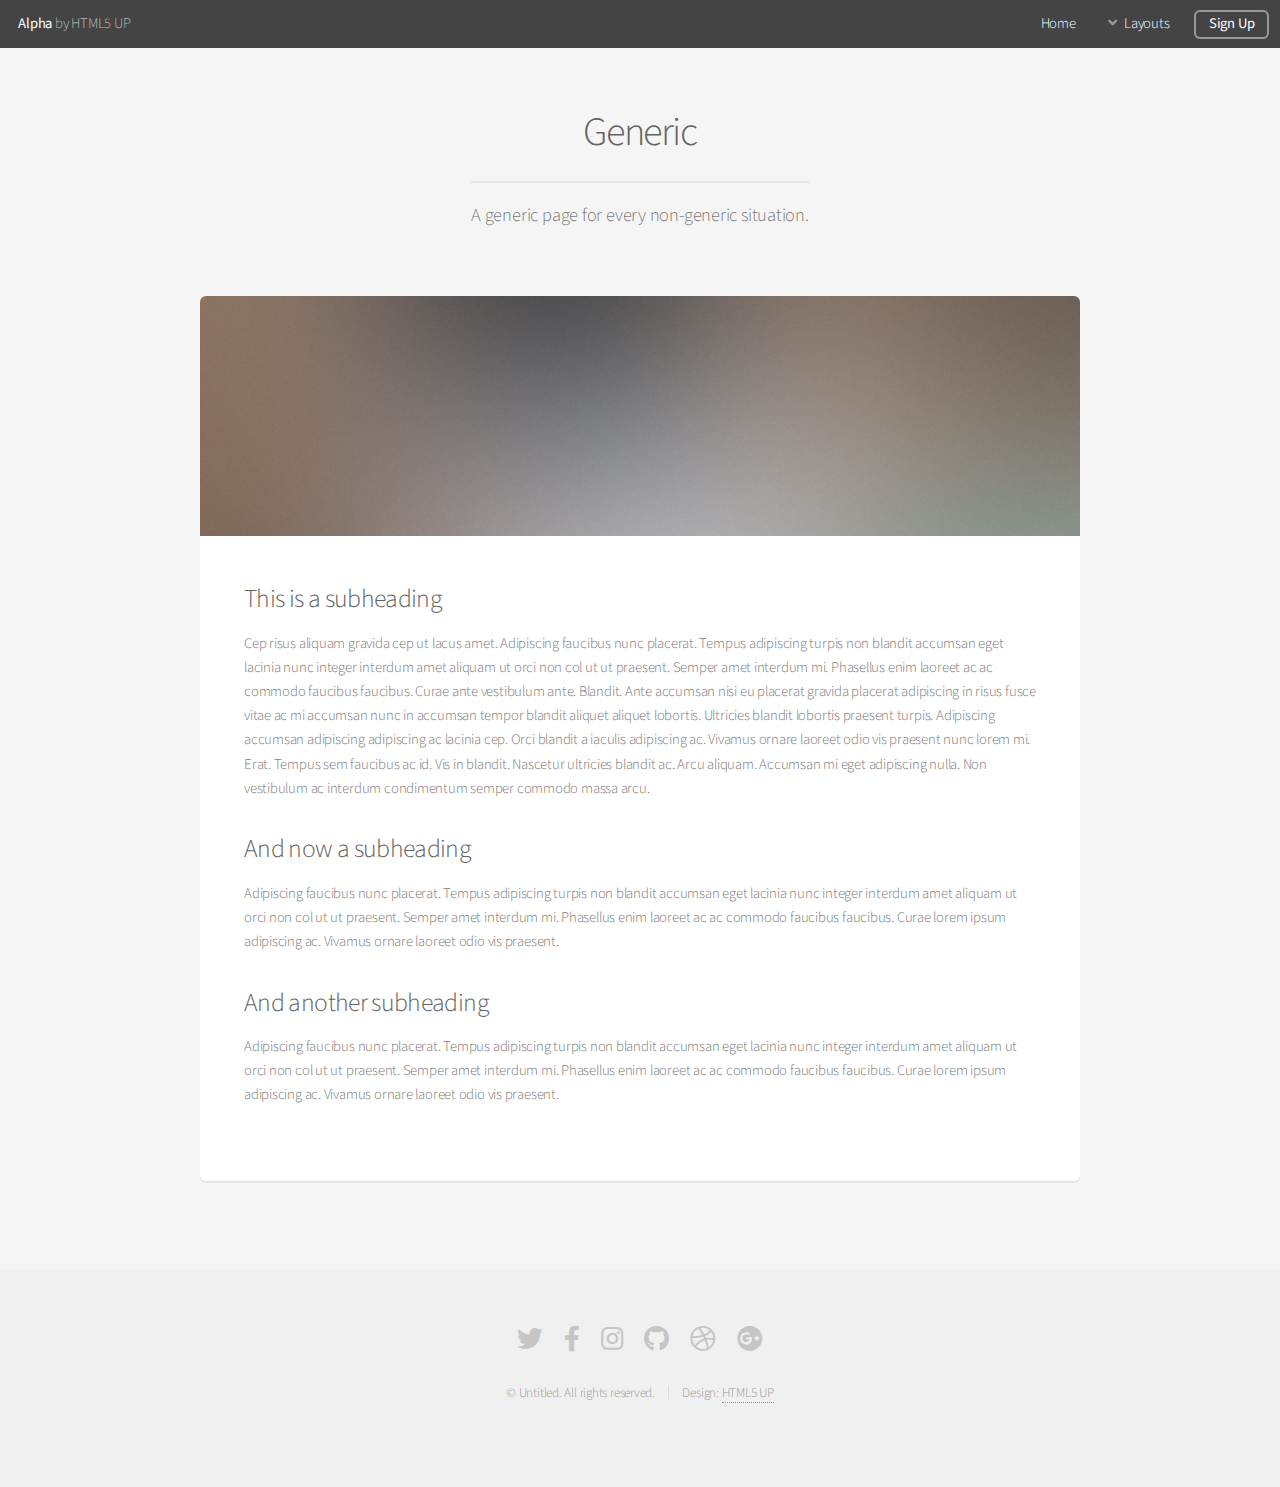
<file: static/generic.html>
<!DOCTYPE HTML>
<!--
	Alpha by HTML5 UP
	html5up.net | @ajlkn
	Free for personal and commercial use under the CCA 3.0 license (html5up.net/license)
-->
<html>
	<head>
		<title>Generic - Alpha by HTML5 UP</title>
		<meta charset="utf-8" />
		<meta name="viewport" content="width=device-width, initial-scale=1, user-scalable=no" />
		<link rel="stylesheet" href="assets/css/main.css" />
	</head>
	<body class="is-preload">
		<div id="page-wrapper">

			<!-- Header -->
				<header id="header">
					<h1><a href="../index.html">Alpha</a> by HTML5 UP</h1>
					<nav id="nav">
						<ul>
							<li><a href="../index.html">Home</a></li>
							<li>
								<a href="#" class="icon solid fa-angle-down">Layouts</a>
								<ul>
									<li><a href="generic.html">Generic</a></li>
									<li><a href="contact.html">Contact</a></li>
									<li><a href="elements.html">Elements</a></li>
									<li>
										<a href="#">Submenu</a>
										<ul>
											<li><a href="#">Option One</a></li>
											<li><a href="#">Option Two</a></li>
											<li><a href="#">Option Three</a></li>
											<li><a href="#">Option Four</a></li>
										</ul>
									</li>
								</ul>
							</li>
							<li><a href="#" class="button">Sign Up</a></li>
						</ul>
					</nav>
				</header>

			<!-- Main -->
				<section id="main" class="container">
					<header>
						<h2>Generic</h2>
						<p>A generic page for every non-generic situation.</p>
					</header>
					<div class="box">
						<span class="image featured"><img src="images/pic01.jpg" alt="" /></span>
						<h3>This is a subheading</h3>
						<p>Cep risus aliquam gravida cep ut lacus amet. Adipiscing faucibus nunc placerat. Tempus adipiscing turpis non blandit accumsan eget lacinia nunc integer interdum amet aliquam ut orci non col ut ut praesent. Semper amet interdum mi. Phasellus enim laoreet ac ac commodo faucibus faucibus. Curae ante vestibulum ante. Blandit. Ante accumsan nisi eu placerat gravida placerat adipiscing in risus fusce vitae ac mi accumsan nunc in accumsan tempor blandit aliquet aliquet lobortis. Ultricies blandit lobortis praesent turpis. Adipiscing accumsan adipiscing adipiscing ac lacinia cep. Orci blandit a iaculis adipiscing ac. Vivamus ornare laoreet odio vis praesent nunc lorem mi. Erat. Tempus sem faucibus ac id. Vis in blandit. Nascetur ultricies blandit ac. Arcu aliquam. Accumsan mi eget adipiscing nulla. Non vestibulum ac interdum condimentum semper commodo massa arcu.</p>
						<div class="row">
							<div class="row-6 row-12-mobilep">
								<h3>And now a subheading</h3>
								<p>Adipiscing faucibus nunc placerat. Tempus adipiscing turpis non blandit accumsan eget lacinia nunc integer interdum amet aliquam ut orci non col ut ut praesent. Semper amet interdum mi. Phasellus enim laoreet ac ac commodo faucibus faucibus. Curae lorem ipsum adipiscing ac. Vivamus ornare laoreet odio vis praesent.</p>
							</div>
							<div class="row-6 row-12-mobilep">
								<h3>And another subheading</h3>
								<p>Adipiscing faucibus nunc placerat. Tempus adipiscing turpis non blandit accumsan eget lacinia nunc integer interdum amet aliquam ut orci non col ut ut praesent. Semper amet interdum mi. Phasellus enim laoreet ac ac commodo faucibus faucibus. Curae lorem ipsum adipiscing ac. Vivamus ornare laoreet odio vis praesent.</p>
							</div>
						</div>
					</div>
				</section>

			<!-- Footer -->
				<footer id="footer">
					<ul class="icons">
						<li><a href="#" class="icon brands fa-twitter"><span class="label">Twitter</span></a></li>
						<li><a href="#" class="icon brands fa-facebook-f"><span class="label">Facebook</span></a></li>
						<li><a href="#" class="icon brands fa-instagram"><span class="label">Instagram</span></a></li>
						<li><a href="#" class="icon brands fa-github"><span class="label">Github</span></a></li>
						<li><a href="#" class="icon brands fa-dribbble"><span class="label">Dribbble</span></a></li>
						<li><a href="#" class="icon brands fa-google-plus"><span class="label">Google+</span></a></li>
					</ul>
					<ul class="copyright">
						<li>&copy; Untitled. All rights reserved.</li><li>Design: <a href="http://html5up.net">HTML5 UP</a></li>
					</ul>
				</footer>

		</div>

		<!-- Scripts -->
			<script src="assets/js/jquery.min.js"></script>
			<script src="assets/js/jquery.dropotron.min.js"></script>
			<script src="assets/js/jquery.scrollex.min.js"></script>
			<script src="assets/js/browser.min.js"></script>
			<script src="assets/js/breakpoints.min.js"></script>
			<script src="assets/js/util.js"></script>
			<script src="assets/js/main.js"></script>

	</body>
</html>
</file>
<file: FP/assets/main.css>
:root {
    /*--primary-color: #04182c;*/
    /*--secondary-color-light: #ffb703ff;*/
    /*--secondary-color-dark: #fb8500ff;*/

    /*--light-blue: #9ad0eaff;*/

    /*--dark-blue: #023047ff;*/
    /*--tan: #fcd29fff;*/
    /*--orange: #a17738ff;*/
    --light-blue: #71F8FF;
    /*--med-blue: #5DCAD1;*/
    --med-blue: #219ebcff;
    --dark-blue: #1C2143;
    --tan: #F3CD74;
    --orange: #a17738ff;
}






body,
html {
    margin: 0;
    padding: 0;
    overflow-x: hidden;
    height: auto;
}

@font-face {
    font-family: 'Courier Prime';
    src: url('./fonts/Courier_Prime,Inter/Courier_Prime/CourierPrime-Regular.ttf') format('truetype');
    font-weight: normal;
    font-style: normal;
}


#page-container {
    position: relative;
    min-height: 100vh;
    width: 100%;
}

#map-container,
#info-container,
#interactives-container {
    position: absolute;
    top: 0;
    left: 0;
    height: 100%;
    width: 100%;
    /*overflow-y: scroll;*/
}

#map-container {
    display: flex;
    justify-content: center;
    /*overflow-y: hidden;*/
    z-index: 100;
    /*pointer-events: none;*/
    position: fixed;
}


#map {
    height: 100%;
    width: 100%;
    width: calc(100% / 3);
    position: relative;
    z-index: 100;
    /*pointer-events: none;*/
}

.leaflet-overlay-pane svg {
    /*transform: none !important;*/
}

.track-path {
    fill: var(--med-blue);
    stroke: var(--med-blue);
    fill-opacity: .4;
    stroke-width: 5;
    stroke-opacity: 1;
}

.track-line-path {
    stroke-width: 5;
}

#map-info-header {
    visibility: hidden;
    pointer-events: auto;
    position: absolute;
    width: calc(100% / 3);
    max-width: calc(100% / 3);
    overflow-x: clip;
    z-index: 225;
    height: 50px;
    /*background-color: ;*/
    background-color: rgba(238, 238, 238, 0.26);
    backdrop-filter: blur(5px);

    border-bottom-left-radius: 10px;
    border-bottom-right-radius: 10px;
    box-shadow: 0 8px 6px -6px rgba(0, 0, 0, 0.3);


    display: flex;
    flex-direction: row;

    .center-align {
        text-align: center;
    }

    .line {
        width: 1.6px;
        background-color: rgba(134, 134, 134, 0.73);
        height: 50%;
        align-self: center;
    }


    .map-header-info-parent {
        cursor: default;
        border-radius: 5px;

        display: flex;
        flex-direction: column;
        justify-content: center;

        position: relative;
        overflow: hidden;
        max-height: 100%;

        padding: 5px;
        margin-inline: 2.5px;
        margin-block: 5px;

        /*margin-top: 5px;*/
        /*border-right: 1px solid rgba(134, 134, 134, 0.53);*/
        min-width: fit-content;
        flex-grow: 1;

        /*background-color: rgba(238, 238, 238, 0.26);*/
        /*backdrop-filter: blur(5px);*/

        /*border-radius: 5px;*/
        /*padding: 10px;*/

        /*box-shadow: 2px 2px 7px rgba(0, 0, 0, 0.22), -2px -2px 7px rgba(0, 0, 0, 0.22);*/

        /*font-size: 30px;*/
        color: var(--dark-blue);
        text-size-adjust: auto;
        font-family: "Courier Prime";
        align-content: center;

        .map-header-info-unit {
            font-size: 12px;
            /*position: absolute;*/
            /*bottom: 5%;*/
            /*left: 50%;*/
            /*transform: translateX(-50%);*/
        }

        .map-header-info-value {
            font-size: 18px;
            display: flex;
            align-items: flex-end;
            justify-content: center;
            position: relative;
            height: 100%;
            width: 100%
                /*top: 0;*/
                /*left: 50%;*/
                /*transform: translate(-50%, 37.5%);*/
        }

        .current-text,
        .new-text {
            position: absolute;
            /*top: 0;*/
            /*left: 50%;*/
            /*transform: translate(50%, 0);*/
            /*right: 0;*/
            /*bottom: 0;*/
            /*transform: translateY(50%);*/
            display: flex;
            align-items: center;
            justify-content: center;
        }


    }

    .map-header-info-parent:last-child {
        margin-right: 5px;
        /*border-right: none;*/
        /*border-inline-end: 1px solid black;*/
    }

    .map-header-info-parent:first-child {
        margin-left: 5px;
        /*border-inline-end: 1px solid black;*/
    }

    #date {
        display: flex;
        flex-direction: row;
        justify-content: center;
        align-items: center;
        flex-grow: 1;
        position: relative;


        .map-header-info-value {
            font-size: 18px;
            text-size-adjust: auto;
            line-height: 1;

            /*position: fixed;*/
            /*top: initial;*/
            /*left: initial;*/
            /*transform: initial;*/

            width: fit-content;
            height: fit-content;
        }

        /*background-color: pink;*/
    }

    #information {
        flex-grow: .5;
    }

    .map-header-info-parent.hoverable:hover {
        /*transition: color .5s ease,*/
        /*border-radius .75s ease,*/
        /*background-color 1.5s ease;*/
        /*cursor: pointer;*/

        transition: all .5s ease;

        border-radius: 10px;
        border: 1px solid grey;
        background-color: rgba(128, 128, 128, 0.24);
        /*color: white;*/
        /*font-weight: bolder;*/
    }



    /*.flip-text:hover {*/
    /*    !*transform: scale(4,4);*!*/
    /*    div {*/
    /*    }*/
    /*}*/

    /*.map-header-info-parent:hover {*/
    /*    background-color: pink;*/
    /*}*/
}




#info-container {
    z-index: 200;
    display: flex;
    pointer-events: none;
    /*display: none;*/
    flex-direction: column;
    min-height: 100vh;
    overflow-y: scroll;
    scroll-snap-type: y mandatory;
    /*margin-block: 50vh;*/
    /*overflow-y: auto;*/
    /*row-gap: calc(100vh / 2);*/
}

#interactives-container {
    pointer-events: none;
    display: flex;
    justify-content: center;
    z-index: 201;
    overflow: clip;
}

#map-header-tooltip {
    /*transition: all 2s ease;*/
    position: absolute;
    opacity: 0;
    max-width: calc(100% / 3 - 40px);
    cursor: default;
    /*display: none;*/
    /*visibility: hidden;*/
    pointer-events: all;
    padding: 10px;
    background: rgba(165, 214, 225, 0.3);
    border: 3px solid rgba(33, 158, 188, 1);
    backdrop-filter: blur(55px);
    color: var(--dark-blue);
    font-family: "Roboto Light";
    border-radius: 5px;
    z-index: 250;

    .menu-bar {
        width: 100%;
        display: flex;
        justify-content: space-between;
        margin-bottom: 10px;

        button {
            cursor: pointer;
            border-radius: 100px;
            height: 20px;
            width: 20px;
            font-size: 14px;
            padding: 0px;
            background-color: transparent;
            border: 1px solid var(--dark-blue);
        }

        button:hover {
            /*transition: all 1s;*/
            /*background-color: rgba(128, 128, 128, 0.42);*/
            font-weight: bolder;
            border-width: 2.5px;

        }
    }

    /*#tooltip-info-icon:hover {*/
    /*    transition: all .5s ease;*/
    /*    transform: scale(1.2);*/
    /*    !*color: #676767;*!*/
    /*    text-shadow: 0px 0px 3px var(--orange);*/

    /*}*/



    #tooltip-close-button {

        /*position: absolute;*/
        /*right: 0px;*/
    }
}

.sshs-explanation {
    h1 {
        font-family: "Roboto Black";
        font-size: 1.6em;
    }

    .category {
        font-family: "Roboto Medium";
    }

    .bold-font {
        font-family: "Roboto Medium";
    }
}

.info-parent {
    pointer-events: auto;
    z-index: 100;
    min-height: 100vh;
    scroll-snap-align: start;
    display: flex;
    align-items: flex-start;
    /*border: 1px solid grey;*/
    /*margin-block: 100px;*/
}

.info-parent.right {
    /*padding-right: 20px;*/
    justify-content: flex-end;
}

.info-parent.left {
    /*padding-left: 20px;*/
}

.info-parent:first-child {
    /*margin-top: 100vh;*/
}

.info-parent:last-child {
    margin-bottom: 100vh;
}

.info-parent.full-page {
    z-index: 250;

    .info-child {
        height: 100%;
    }
}

.long-section {
    overflow-y: auto;
}

.title-content {
    z-index: 250;
}

.info-parent:not(.hurricane-track) {
    background-color: white;
}

.title-text {
    position: absolute;
    bottom: 0px;
    min-width: 65%;
    height: 13vh;
    background-color: var(--dark-blue);
    padding-inline: 50px;
    padding-block: 20px;

    h1 {
        font-size: 45px;
        margin: 0px;
        color: var(--tan);
        font-family: Roboto;
    }

    h2 {
        font-size: 30px;
        font-style: italic;
        margin: 0px;
        margin-left: 25px;
        color: white;
        /*var(--secondary-color-dark);*/
        font-family: Roboto;
    }
}


.title-page {
    /*background-color: antiquewhite;*/
    z-index: 250;
}

#title-page-map {
    /*pointer-events: none;*/
    z-index: 250;
    width: 100%;
    height: 100%;
    position: absolute;
    /*filter: blur(2px);*/
}


.info-parent.leftright {
    justify-content: space-between;
    width: 100%;

    .info-child {
        max-width: 100%;
        width: 100%;
        display: flex;
        justify-content: space-between;

        .info-content {
            padding: 0 45px;
            /*width: calc(100% / 3);*/
            max-width: calc(100% / 3);
            box-sizing: border-box;
        }

    }
}

.info-child {
    /*x: 100px;*/
    max-width: 33%;
}

.info-child.chart {
    width: 100%;
}

.info-parent.full-page .info-child {
    padding: 50px;
    max-width: 100%;


    .info-content {
        font-size: 1.3em;

        p {
            line-height: 1.5;
            /*text-indent: .3in;*/
            padding-bottom: 6px;
        }
    }
}

.info-content {
    padding: 0 45px;
    /*padding-inline: 45px;*/

    font-family: "Roboto Light";
    font-size: 18px;

    h1 {
        font-family: "Roboto";
        color: var(--med-blue);
        font-size: 2em;
        margin-block: 15px;
        border-bottom: 5px double var(--dark-blue);
    }

    color: #2d2d2d;

    p {
        margin-block: 0.1em;
    }

    ul {
        margin-block: 10px;
    }

    .image-caption {
        font-size: .8em;
        color: grey;
    }

    .tc-basins-container {
        padding: 10px;
    }

    .tc-basins-title {
        padding-left: 10px;
        padding-top: 5px;
        font-size: 1.3em;
        display: block;
        font-family: "Roboto Light";
    }

    .tc-basins-subtitle {
        padding-left: 10px;
        padding-bottom: 5px;
        font-size: 1.1em;
        font-style: italic;
        display: block;
        font-family: "Roboto Light";
    }


}

.info-content.right {}


a {
    color: var(--orange);
    pointer-events: auto;
    opacity: .9;
    text-decoration: underline;
    text-decoration-style: dashed;
    /*text-decoration: none;*/
}

a:hover {
    transition: all .5s ease;
    opacity: 1;
    filter: brightness(135%);
    text-decoration-style: dotted;
}

/*a:hover {*/
/*    */
/*}*/

.quotation {

    /*font-size: 10px;*/
    .container {
        padding-left: 20px;
    }
}

.quotation::before,
.quotation::after {
    color: var(--orange);
    position: relative;
    height: .39em;
    display: block;
    overflow-y: clip;
    margin: 0px;
    font-size: 5em;
}

.quotation::before {
    content: "“";
}

.quotation::after {
    content: "”";
}


#definition-popup {
    background-color: white;
    border: 2px solid black;
    border-radius: 5px;
    display: none;
    font-family: "Roboto Light";
    /*visibility: hidden;*/
    position: absolute;
    padding: 10px;
    max-width: 300px;
    /*top: 0;*/
    /*left: 0;*/
}

.warming-text {
    background: linear-gradient(to bottom, #7e0000, #c21616, #ff6666);
    /*, #c21616, #7e0000);*/
    background-clip: text;
    -webkit-background-clip: text;
    color: transparent;
}

.stat-number {
    font-size: 1.5em;
    font-weight: bold;
}
</file>
<file: FP/assets/charts.css>
#lineplot {
    /*height: 600px;*/
    /*width: 600px;*/

}

.gridlines .domain {
    display: none;
}

.gridlines line {
    stroke: #bbb;
}

.x.axis.no-axis-line path {
    display: none;

}
</file>
<file: FP/assets/packages/leaflet/leaflet.css>
/* required styles */

.leaflet-pane,
.leaflet-tile,
.leaflet-marker-icon,
.leaflet-marker-shadow,
.leaflet-tile-container,
.leaflet-pane > svg,
.leaflet-pane > canvas,
.leaflet-zoom-box,
.leaflet-image-layer,
.leaflet-layer {
	position: absolute;
	left: 0;
	top: 0;
	}
.leaflet-container {
	overflow: hidden;
	}
.leaflet-tile,
.leaflet-marker-icon,
.leaflet-marker-shadow {
	-webkit-user-select: none;
	   -moz-user-select: none;
	        user-select: none;
	  -webkit-user-drag: none;
	}
/* Prevents IE11 from highlighting tiles in blue */
.leaflet-tile::selection {
	background: transparent;
}
/* Safari renders non-retina tile on retina better with this, but Chrome is worse */
.leaflet-safari .leaflet-tile {
	image-rendering: -webkit-optimize-contrast;
	}
/* hack that prevents hw layers "stretching" when loading new tiles */
.leaflet-safari .leaflet-tile-container {
	width: 1600px;
	height: 1600px;
	-webkit-transform-origin: 0 0;
	}
.leaflet-marker-icon,
.leaflet-marker-shadow {
	display: block;
	}
/* .leaflet-container svg: reset svg max-width decleration shipped in Joomla! (joomla.org) 3.x */
/* .leaflet-container img: map is broken in FF if you have max-width: 100% on tiles */
.leaflet-container .leaflet-overlay-pane svg {
	max-width: none !important;
	max-height: none !important;
	}
.leaflet-container .leaflet-marker-pane img,
.leaflet-container .leaflet-shadow-pane img,
.leaflet-container .leaflet-tile-pane img,
.leaflet-container img.leaflet-image-layer,
.leaflet-container .leaflet-tile {
	max-width: none !important;
	max-height: none !important;
	width: auto;
	padding: 0;
	}

.leaflet-container img.leaflet-tile {
	/* See: https://bugs.chromium.org/p/chromium/issues/detail?id=600120 */
	mix-blend-mode: plus-lighter;
}

.leaflet-container.leaflet-touch-zoom {
	-ms-touch-action: pan-x pan-y;
	touch-action: pan-x pan-y;
	}
.leaflet-container.leaflet-touch-drag {
	-ms-touch-action: pinch-zoom;
	/* Fallback for FF which doesn't support pinch-zoom */
	touch-action: none;
	touch-action: pinch-zoom;
}
.leaflet-container.leaflet-touch-drag.leaflet-touch-zoom {
	-ms-touch-action: none;
	touch-action: none;
}
.leaflet-container {
	-webkit-tap-highlight-color: transparent;
}
.leaflet-container a {
	-webkit-tap-highlight-color: rgba(51, 181, 229, 0.4);
}
.leaflet-tile {
	filter: inherit;
	visibility: hidden;
	}
.leaflet-tile-loaded {
	visibility: inherit;
	}
.leaflet-zoom-box {
	width: 0;
	height: 0;
	-moz-box-sizing: border-box;
	     box-sizing: border-box;
	z-index: 800;
	}
/* workaround for https://bugzilla.mozilla.org/show_bug.cgi?id=888319 */
.leaflet-overlay-pane svg {
	-moz-user-select: none;
	}

.leaflet-pane         { z-index: 400; }

.leaflet-tile-pane    { z-index: 200; }
.leaflet-overlay-pane { z-index: 400; }
.leaflet-shadow-pane  { z-index: 500; }
.leaflet-marker-pane  { z-index: 600; }
.leaflet-tooltip-pane   { z-index: 650; }
.leaflet-popup-pane   { z-index: 700; }

.leaflet-map-pane canvas { z-index: 100; }
.leaflet-map-pane svg    { z-index: 200; }

.leaflet-vml-shape {
	width: 1px;
	height: 1px;
	}
.lvml {
	behavior: url(#default#VML);
	display: inline-block;
	position: absolute;
	}


/* control positioning */

.leaflet-control {
	position: relative;
	z-index: 800;
	pointer-events: visiblePainted; /* IE 9-10 doesn't have auto */
	pointer-events: auto;
	}
.leaflet-top,
.leaflet-bottom {
	position: absolute;
	z-index: 1000;
	pointer-events: none;
	}
.leaflet-top {
	top: 0;
	}
.leaflet-right {
	right: 0;
	}
.leaflet-bottom {
	bottom: 0;
	}
.leaflet-left {
	left: 0;
	}
.leaflet-control {
	float: left;
	clear: both;
	}
.leaflet-right .leaflet-control {
	float: right;
	}
.leaflet-top .leaflet-control {
	margin-top: 10px;
	}
.leaflet-bottom .leaflet-control {
	margin-bottom: 10px;
	}
.leaflet-left .leaflet-control {
	margin-left: 10px;
	}
.leaflet-right .leaflet-control {
	margin-right: 10px;
	}


/* zoom and fade animations */

.leaflet-fade-anim .leaflet-popup {
	opacity: 0;
	-webkit-transition: opacity 0.2s linear;
	   -moz-transition: opacity 0.2s linear;
	        transition: opacity 0.2s linear;
	}
.leaflet-fade-anim .leaflet-map-pane .leaflet-popup {
	opacity: 1;
	}
.leaflet-zoom-animated {
	-webkit-transform-origin: 0 0;
	    -ms-transform-origin: 0 0;
	        transform-origin: 0 0;
	}
svg.leaflet-zoom-animated {
	will-change: transform;
}

.leaflet-zoom-anim .leaflet-zoom-animated {
	-webkit-transition: -webkit-transform 0.25s cubic-bezier(0,0,0.25,1);
	   -moz-transition:    -moz-transform 0.25s cubic-bezier(0,0,0.25,1);
	        transition:         transform 0.25s cubic-bezier(0,0,0.25,1);
	}
.leaflet-zoom-anim .leaflet-tile,
.leaflet-pan-anim .leaflet-tile {
	-webkit-transition: none;
	   -moz-transition: none;
	        transition: none;
	}

.leaflet-zoom-anim .leaflet-zoom-hide {
	visibility: hidden;
	}


/* cursors */

.leaflet-interactive {
	cursor: pointer;
	}
.leaflet-grab {
	cursor: -webkit-grab;
	cursor:    -moz-grab;
	cursor:         grab;
	}
.leaflet-crosshair,
.leaflet-crosshair .leaflet-interactive {
	cursor: crosshair;
	}
.leaflet-popup-pane,
.leaflet-control {
	cursor: auto;
	}
.leaflet-dragging .leaflet-grab,
.leaflet-dragging .leaflet-grab .leaflet-interactive,
.leaflet-dragging .leaflet-marker-draggable {
	cursor: move;
	cursor: -webkit-grabbing;
	cursor:    -moz-grabbing;
	cursor:         grabbing;
	}

/* marker & overlays interactivity */
.leaflet-marker-icon,
.leaflet-marker-shadow,
.leaflet-image-layer,
.leaflet-pane > svg path,
.leaflet-tile-container {
	pointer-events: none;
	}

.leaflet-marker-icon.leaflet-interactive,
.leaflet-image-layer.leaflet-interactive,
.leaflet-pane > svg path.leaflet-interactive,
svg.leaflet-image-layer.leaflet-interactive path {
	pointer-events: visiblePainted; /* IE 9-10 doesn't have auto */
	pointer-events: auto;
	}

/* visual tweaks */

.leaflet-container {
	background: #ddd;
	outline-offset: 1px;
	}
.leaflet-container a {
	color: #0078A8;
	}
.leaflet-zoom-box {
	border: 2px dotted #38f;
	background: rgba(255,255,255,0.5);
	}


/* general typography */
.leaflet-container {
	font-family: "Helvetica Neue", Arial, Helvetica, sans-serif;
	font-size: 12px;
	font-size: 0.75rem;
	line-height: 1.5;
	}


/* general toolbar styles */

.leaflet-bar {
	box-shadow: 0 1px 5px rgba(0,0,0,0.65);
	border-radius: 4px;
	}
.leaflet-bar a {
	background-color: #fff;
	border-bottom: 1px solid #ccc;
	width: 26px;
	height: 26px;
	line-height: 26px;
	display: block;
	text-align: center;
	text-decoration: none;
	color: black;
	}
.leaflet-bar a,
.leaflet-control-layers-toggle {
	background-position: 50% 50%;
	background-repeat: no-repeat;
	display: block;
	}
.leaflet-bar a:hover,
.leaflet-bar a:focus {
	background-color: #f4f4f4;
	}
.leaflet-bar a:first-child {
	border-top-left-radius: 4px;
	border-top-right-radius: 4px;
	}
.leaflet-bar a:last-child {
	border-bottom-left-radius: 4px;
	border-bottom-right-radius: 4px;
	border-bottom: none;
	}
.leaflet-bar a.leaflet-disabled {
	cursor: default;
	background-color: #f4f4f4;
	color: #bbb;
	}

.leaflet-touch .leaflet-bar a {
	width: 30px;
	height: 30px;
	line-height: 30px;
	}
.leaflet-touch .leaflet-bar a:first-child {
	border-top-left-radius: 2px;
	border-top-right-radius: 2px;
	}
.leaflet-touch .leaflet-bar a:last-child {
	border-bottom-left-radius: 2px;
	border-bottom-right-radius: 2px;
	}

/* zoom control */

.leaflet-control-zoom-in,
.leaflet-control-zoom-out {
	font: bold 18px 'Lucida Console', Monaco, monospace;
	text-indent: 1px;
	}

.leaflet-touch .leaflet-control-zoom-in, .leaflet-touch .leaflet-control-zoom-out  {
	font-size: 22px;
	}


/* layers control */

.leaflet-control-layers {
	box-shadow: 0 1px 5px rgba(0,0,0,0.4);
	background: #fff;
	border-radius: 5px;
	}
.leaflet-control-layers-toggle {
	background-image: url(images/layers.png);
	width: 36px;
	height: 36px;
	}
.leaflet-retina .leaflet-control-layers-toggle {
	background-image: url(images/layers-2x.png);
	background-size: 26px 26px;
	}
.leaflet-touch .leaflet-control-layers-toggle {
	width: 44px;
	height: 44px;
	}
.leaflet-control-layers .leaflet-control-layers-list,
.leaflet-control-layers-expanded .leaflet-control-layers-toggle {
	display: none;
	}
.leaflet-control-layers-expanded .leaflet-control-layers-list {
	display: block;
	position: relative;
	}
.leaflet-control-layers-expanded {
	padding: 6px 10px 6px 6px;
	color: #333;
	background: #fff;
	}
.leaflet-control-layers-scrollbar {
	overflow-y: scroll;
	overflow-x: hidden;
	padding-right: 5px;
	}
.leaflet-control-layers-selector {
	margin-top: 2px;
	position: relative;
	top: 1px;
	}
.leaflet-control-layers label {
	display: block;
	font-size: 13px;
	font-size: 1.08333em;
	}
.leaflet-control-layers-separator {
	height: 0;
	border-top: 1px solid #ddd;
	margin: 5px -10px 5px -6px;
	}

/* Default icon URLs */
.leaflet-default-icon-path { /* used only in path-guessing heuristic, see L.Icon.Default */
	background-image: url(images/marker-icon.png);
	}


/* attribution and scale controls */

.leaflet-container .leaflet-control-attribution {
	background: #fff;
	background: rgba(255, 255, 255, 0.8);
	margin: 0;
	}
.leaflet-control-attribution,
.leaflet-control-scale-line {
	padding: 0 5px;
	color: #333;
	line-height: 1.4;
	}
.leaflet-control-attribution a {
	text-decoration: none;
	}
.leaflet-control-attribution a:hover,
.leaflet-control-attribution a:focus {
	text-decoration: underline;
	}
.leaflet-attribution-flag {
	display: inline !important;
	vertical-align: baseline !important;
	width: 1em;
	height: 0.6669em;
	}
.leaflet-left .leaflet-control-scale {
	margin-left: 5px;
	}
.leaflet-bottom .leaflet-control-scale {
	margin-bottom: 5px;
	}
.leaflet-control-scale-line {
	border: 2px solid #777;
	border-top: none;
	line-height: 1.1;
	padding: 2px 5px 1px;
	white-space: nowrap;
	-moz-box-sizing: border-box;
	     box-sizing: border-box;
	background: rgba(255, 255, 255, 0.8);
	text-shadow: 1px 1px #fff;
	}
.leaflet-control-scale-line:not(:first-child) {
	border-top: 2px solid #777;
	border-bottom: none;
	margin-top: -2px;
	}
.leaflet-control-scale-line:not(:first-child):not(:last-child) {
	border-bottom: 2px solid #777;
	}

.leaflet-touch .leaflet-control-attribution,
.leaflet-touch .leaflet-control-layers,
.leaflet-touch .leaflet-bar {
	box-shadow: none;
	}
.leaflet-touch .leaflet-control-layers,
.leaflet-touch .leaflet-bar {
	border: 2px solid rgba(0,0,0,0.2);
	background-clip: padding-box;
	}


/* popup */

.leaflet-popup {
	position: absolute;
	text-align: center;
	margin-bottom: 20px;
	}
.leaflet-popup-content-wrapper {
	padding: 1px;
	text-align: left;
	border-radius: 12px;
	}
.leaflet-popup-content {
	margin: 13px 24px 13px 20px;
	line-height: 1.3;
	font-size: 13px;
	font-size: 1.08333em;
	min-height: 1px;
	}
.leaflet-popup-content p {
	margin: 17px 0;
	margin: 1.3em 0;
	}
.leaflet-popup-tip-container {
	width: 40px;
	height: 20px;
	position: absolute;
	left: 50%;
	margin-top: -1px;
	margin-left: -20px;
	overflow: hidden;
	pointer-events: none;
	}
.leaflet-popup-tip {
	width: 17px;
	height: 17px;
	padding: 1px;

	margin: -10px auto 0;
	pointer-events: auto;

	-webkit-transform: rotate(45deg);
	   -moz-transform: rotate(45deg);
	    -ms-transform: rotate(45deg);
	        transform: rotate(45deg);
	}
.leaflet-popup-content-wrapper,
.leaflet-popup-tip {
	background: white;
	color: #333;
	box-shadow: 0 3px 14px rgba(0,0,0,0.4);
	}
.leaflet-container a.leaflet-popup-close-button {
	position: absolute;
	top: 0;
	right: 0;
	border: none;
	text-align: center;
	width: 24px;
	height: 24px;
	font: 16px/24px Tahoma, Verdana, sans-serif;
	color: #757575;
	text-decoration: none;
	background: transparent;
	}
.leaflet-container a.leaflet-popup-close-button:hover,
.leaflet-container a.leaflet-popup-close-button:focus {
	color: #585858;
	}
.leaflet-popup-scrolled {
	overflow: auto;
	}

.leaflet-oldie .leaflet-popup-content-wrapper {
	-ms-zoom: 1;
	}
.leaflet-oldie .leaflet-popup-tip {
	width: 24px;
	margin: 0 auto;

	-ms-filter: "progid:DXImageTransform.Microsoft.Matrix(M11=0.70710678, M12=0.70710678, M21=-0.70710678, M22=0.70710678)";
	filter: progid:DXImageTransform.Microsoft.Matrix(M11=0.70710678, M12=0.70710678, M21=-0.70710678, M22=0.70710678);
	}

.leaflet-oldie .leaflet-control-zoom,
.leaflet-oldie .leaflet-control-layers,
.leaflet-oldie .leaflet-popup-content-wrapper,
.leaflet-oldie .leaflet-popup-tip {
	border: 1px solid #999;
	}


/* div icon */

.leaflet-div-icon {
	background: #fff;
	border: 1px solid #666;
	}


/* Tooltip */
/* Base styles for the element that has a tooltip */
.leaflet-tooltip {
	position: absolute;
	padding: 6px;
	background-color: #fff;
	border: 1px solid #fff;
	border-radius: 3px;
	color: #222;
	white-space: nowrap;
	-webkit-user-select: none;
	-moz-user-select: none;
	-ms-user-select: none;
	user-select: none;
	pointer-events: none;
	box-shadow: 0 1px 3px rgba(0,0,0,0.4);
	}
.leaflet-tooltip.leaflet-interactive {
	cursor: pointer;
	pointer-events: auto;
	}
.leaflet-tooltip-top:before,
.leaflet-tooltip-bottom:before,
.leaflet-tooltip-left:before,
.leaflet-tooltip-right:before {
	position: absolute;
	pointer-events: none;
	border: 6px solid transparent;
	background: transparent;
	content: "";
	}

/* Directions */

.leaflet-tooltip-bottom {
	margin-top: 6px;
}
.leaflet-tooltip-top {
	margin-top: -6px;
}
.leaflet-tooltip-bottom:before,
.leaflet-tooltip-top:before {
	left: 50%;
	margin-left: -6px;
	}
.leaflet-tooltip-top:before {
	bottom: 0;
	margin-bottom: -12px;
	border-top-color: #fff;
	}
.leaflet-tooltip-bottom:before {
	top: 0;
	margin-top: -12px;
	margin-left: -6px;
	border-bottom-color: #fff;
	}
.leaflet-tooltip-left {
	margin-left: -6px;
}
.leaflet-tooltip-right {
	margin-left: 6px;
}
.leaflet-tooltip-left:before,
.leaflet-tooltip-right:before {
	top: 50%;
	margin-top: -6px;
	}
.leaflet-tooltip-left:before {
	right: 0;
	margin-right: -12px;
	border-left-color: #fff;
	}
.leaflet-tooltip-right:before {
	left: 0;
	margin-left: -12px;
	border-right-color: #fff;
	}

/* Printing */

@media print {
	/* Prevent printers from removing background-images of controls. */
	.leaflet-control {
		-webkit-print-color-adjust: exact;
		print-color-adjust: exact;
		}
	}
</file>
<file: FP/assets/packages/cssanimation/cssanimation.css>
/**
 * cssanimation.css
 * Current Version: 1.0.3
 * https://www.cssanimatio.io
 * Created and maintained by: Pavel
 * Find me at: https://www.linkedin.com/in/yesiamrocks/
 * Email: hello@cssanimation.io
 * Github: https://github.com/yesiamrocks/cssanimation.io
 * Title: A CSS Animation Library for Developers and Ninjas
 * Copyright (c) 2017 Pavel
 * License: cssanimation.io is licensed under the MIT license
 **/
.cssanimation, .cssanimation span {
    animation-duration: 1s;
    animation-fill-mode: both;
}

.cssanimation span { display: inline-block }
.infinite { animation-iteration-count: infinite !important }

/*************************************************************
Striking
**************************************************************/
.hu__hu__ { animation: hu__hu__ infinite 2s ease-in-out }
@keyframes hu__hu__ {
    50% { transform: translateY(30px) }
}

.leSnake span { animation: leSnake 1.5s ease-in-out; animation-iteration-count: infinite }
@keyframes leSnake {
    from, to { transform: translateY(0px) }
    50% { transform: translateY(30px) }
}

.lePeek span { animation-name: lePeek }
@keyframes lePeek {
    25% {  transform: rotateX(30deg) translateY(10px) rotate(-13deg); }
    50% { transform: translateY(-22px) rotate(3deg) scale(1.1);  }
}

.effect3d { animation-name: effect3d }
@keyframes effect3d {
    to {
        text-shadow: 0 1px 0 #ccc, 0 2px 0 #c9c9c9, 0 3px 0 #bbb, 0 4px 0 #b9b9b9, 0 5px 0 #aaa, 0 6px 1px rgba(0, 0, 0, .1), 0 0 5px rgba(0, 0, 0, .1), 0 1px 3px rgba(0, 0, 0, .3), 0 3px 5px rgba(0, 0, 0, .2), 0 5px 10px rgba(0, 0, 0, .25), 0 10px 10px rgba(0, 0, 0, .2), 0 20px 20px rgba(0, 0, 0, .15)
    }
}

.leRainDrop span { animation-name: leRainDrop; animation-iteration-count: infinite; }
@keyframes leRainDrop {
    0%, 25%, 55%, 75%, 87%, 97%, 100% { transform: scaleX(1.0) }
    26%, 56%, 76% { transform: scaleX(1.3) scaleY(0.8) }
    31%, 61%, 81% { transform: scaleX(0.8) scaleY(1.2) }
    76%, 88% { transform: scaleX(1.2) }
    98% { transform: scaleX(1.1) }
}

.pepe { animation-name: pepe; animation-iteration-count: infinite }
@keyframes pepe {
    from, 33%, 66%, to { transform: rotate(4deg) }
    16%, 50%, 83% { transform: rotate(-4deg) }
}

.leWaterWave span { animation: leWaterWave .2s linear infinite }
@keyframes leWaterWave {
    50% { transform: skewY(1deg) skewX(-1deg) scale(1.06) }
}

.lightning { animation-name: lightning }
@keyframes lightning {
    from, 50%, to { opacity: 1 }
    25%, 75% { opacity: 0 }
}

.leJoltZoom span { animation-name: leJoltZoom }
@keyframes leJoltZoom {
    10% { font-size: 140% }
    40% { font-size: 80% }
    100% { font-size: 100% }
}

.typing {
    width: 473px;
    overflow: hidden;
    white-space: nowrap;
    border-right: 2px solid #7E2EA0;
    animation: typing 2s steps(12, end), cursor .2s steps(12, end) infinite;
}
@keyframes typing {
    from { width: 0 }
}
@keyframes cursor {
    50% { border-color: transparent }
}

.electricity { animation-name: electricity; animation-iteration-count: infinite }
@keyframes electricity {
    from, 37%, 67%, 85%, 93% { transform: translateY(30px) }
    4%, 64%, 88% { transform: translateY(10px) }
    8%, 24%, 32%, 44% { transform: translateY(5px) }
    12%, 52%, 60%, 20% { transform: translateY(10px) }
    16%, 40% { transform: translateY(5px) }
    28%, 56% { transform: translateY(10px) }
    48%, 72%, 80%, 96% { transform: translateY(30px) }
    76%, to { transform: translateY(40px) }
}

.wipe {
    width: 473px;
    overflow: hidden;
    margin: 0 auto;
    display: inline-flex;
    animation-name: wipe;
}
@keyframes wipe {
    to { width: 0 }
}

.open {
    width: 473px;
    margin: 0 auto;
    overflow: hidden;
    display: inline-flex;
    animation-name: open;
}
@keyframes open {
    from { width: 0 }
}

.leMagnify span { animation-name: leMagnify }
@keyframes leMagnify {
    50% {
        transform: scale(1.8);
        letter-spacing: 26px
    }
}

.leBeat span { animation-name: leBeat; }
@keyframes leBeat {
    14%, 42% { transform: scale(1.3) }
    28%, 70% { transform: scale(1) }
}

/*************************************************************
Letter Fade in
**************************************************************/
.leFadeIn span { animation-name: leFadeIn }
@keyframes leFadeIn {
    from { opacity: 0 }
    to { opacity: 1 }
}

.leFadeInLeft span { animation-name: leFadeInLeft }
@keyframes leFadeInLeft {
    from {
        opacity: 0;
        transform: translateX(-60px);
    }
    to { opacity: 1 }
}

.leFadeInRight span { animation-name: leFadeInRight }
@keyframes leFadeInRight {
    from {
        opacity: 0;
        transform: translateX(60px);
    }
    to { opacity: 1 }
}

.leFadeInTop span { animation-name: leFadeInTop }
@keyframes leFadeInTop {
    from {
        opacity: 0;
        transform: translateY(-100%);
    }
    to { opacity: 1 }
}

.leFadeInBottom span { animation-name: leFadeInBottom }
@keyframes leFadeInBottom {
    from {
        opacity: 0;
        transform: translateY(100%);
    }
    to { opacity: 1 }
}

/************************************************************
Letter Fade Out
*************************************************************/
.leFadeOut span { animation-name: leFadeOut }
@keyframes leFadeOut {
    to { opacity: 0 }
}

.leFadeOutLeft span { animation-name: leFadeOutLeft }
@keyframes leFadeOutLeft {
    from { opacity: 1 }
    to {
        opacity: 0;
        transform: translateX(-60px);
    }
}

.leFadeOutRight span { animation-name: leFadeOutRight }
@keyframes leFadeOutRight {
    from { opacity: 1 }
    to {
        opacity: 0;
        transform: translateX(60px);
    }
}

.leFadeOutTop span { animation-name: leFadeOutTop }
@keyframes leFadeOutTop {
    from { opacity: 1 }
    to {
        opacity: 0;
        transform: translateY(-100%);
    }
}

.leFadeOutBottom span { animation-name: leFadeOutBottom }
@keyframes leFadeOutBottom {
    from { opacity: 1 }
    to {
        opacity: 0;
        transform: translateY(100%);
    }
}

/*************************************************************
Moving Back
**************************************************************/
.leMovingBackFromRight span { animation-name: leMovingBackFromRight; transform-origin: bottom }
@keyframes leMovingBackFromRight {
    40% { transform: rotate(45deg) }
    100% {
        transform: rotate(0deg);
        animation-timing-function: cubic-bezier(0,.9,.7,1.45)
    }
}

.leMovingBackFromLeft span { animation-name: leMovingBackFromLeft; transform-origin: bottom }
@keyframes leMovingBackFromLeft {
    40% { transform: rotate(-45deg) }
    100% {
        transform: rotate(0deg);
        animation-timing-function: cubic-bezier(0,.9,.7,1.45)
    }
}

/*************************************************************
Kick out
**************************************************************/
.leKickOutBehind span { animation-name: leKickOutFront; transform-origin: top }
@keyframes leKickOutFront {
    40% { transform: rotate(45deg) }
    100% {
        transform: rotate(0deg);
        animation-timing-function: cubic-bezier(0,.9,.7,1.45)
    }
}

.leKickOutFront span { animation-name: leKickOutBehind; transform-origin: top }
@keyframes leKickOutBehind {
    40% { transform: rotate(-45deg) }
    100% {
        transform: rotate(0deg);
        animation-timing-function: cubic-bezier(0,.9,.7,1.45)
    }
}

/************************************************************
Letter Skate
*************************************************************/
.leSkateX span { animation-name: leScaleX; animation-iteration-count: infinite }
@keyframes leScaleX {
    50% { transform: scaleX(0.4) }
}

.leSkateY span { animation-name: leSkateY; animation-iteration-count: infinite }
@keyframes leSkateY {
    50% { transform: scaleY(0.4) }
}

.leSkateXY span { animation-name: leSkateXY; animation-iteration-count: infinite; animation-duration: 1.5s; }
@keyframes leSkateXY {
    25% { transform: scale3d(1, 0.4, 0) }
    50% { transform: scale3d(0.4, 0.4, 1) }
    75% { transform: scale3d(0.4, 1, 1) }
}

/************************************************************
Letter Scale
*************************************************************/
.leScaleXIn span { animation-name: leScaleXIn }
@keyframes leScaleXIn {
    from {
        transform: perspective(400px) rotateX(90deg);
        opacity: 0;
    }
    50% { opacity: 1 }
}

.leScaleXOut span { animation-name: leScaleXOut }
@keyframes leScaleXOut {
    to {
        transform: perspective(400px) rotateX(90deg);
        opacity: 0;
    }
    from { opacity: 1 }
}

.leScaleYIn span { animation-name: leScaleYIn }
@keyframes leScaleYIn {
    from {
        transform: perspective(400px) rotateY(90deg);
        opacity: 0;
    }
    50% { opacity: 1 }
}

.leScaleYOut span { animation-name: leScaleYOut }
@keyframes leScaleYOut {
    to {
        transform: perspective(400px) rotateY(90deg);
        opacity: 0;
    }
    from { opacity: 1 }
}

/*************************************************************
Letter Jump
**************************************************************/
.leJump span { animation-name: leJump; animation-iteration-count: infinite }
@keyframes leJump {
    to { transform: translateY(-20px) }
}

/*************************************************************
Letter Fly
**************************************************************/
.leAboundTop span { animation-name: leAboundTop }
@keyframes leAboundTop {
    50% {
        transform: translateY(-100px);
        animation-timing-function: ease-in;
    }
}

.leAboundBottom span { animation-name: leAboundBottom }
@keyframes leAboundBottom {
    50% {
        transform: translateY(100px);
        animation-timing-function: ease-in;
    }
}

.leAboundLeft span { animation-name: leAboundLeft }
@keyframes leAboundLeft {
    50% {
        transform: translateX(-100px);
        animation-timing-function: ease-in
    }
}

.leAboundRight span { animation-name: leAboundRight }
@keyframes leAboundRight {
    50% {
        transform: translateX(100px);
        animation-timing-function: ease-in
    }
}

/*************************************************************
Letter Fly In
**************************************************************/
.leFlyInTop span { animation-name: leFlyInTop }
@keyframes leFlyInTop {
    0% {
        transform: translate(0px, -80px);
        opacity: 0
    }
    50% {
        transform: translate(10px, 50px);
        animation-timing-function: ease-in-out
    }
}

.leFlyInLeft span { animation-name: leFlyInLeft; animation-timing-function: ease-in-out }
@keyframes leFlyInLeft {
    0% {
        transform: translate(-40px, 0px);
        opacity: 0;
    }
    50% { transform: translate(40px, 0px) }
}

.leFlyInRight span { animation-name: leFlyInRight; animation-timing-function: ease-in-out }
@keyframes leFlyInRight {
    0% {
        transform: translate(40px, 0px);
        opacity: 0;
    }
    50% { transform: translate(-40px, 0px) }
}

.leFlyInBottom span { animation-name: leFlyInBottom }
@keyframes leFlyInBottom {
    0% {
        transform: translate(0px, 80px);
        opacity: 0
    }
    50% {
        transform: translate(10px, -50px);
        animation-timing-function: ease-in-out
    }
}

/*************************************************************
Letter Fly Out
**************************************************************/
.leFlyOutTop span { animation-name: leFlyOutTop }
@keyframes leFlyOutTop {
    50% { transform: translate(0px, 50px) }
    to {
        transform: translate(0px, -100px);
        opacity: 0;
    }
}

.leFlyOutLeft span { animation-name: leFlyOutLeft; animation-timing-function: ease-in-out }
@keyframes leFlyOutLeft {
    50% { transform: translate(40px, 0px) }
    to {
        transform: translate(-100px, 0px);
        opacity: 0;
    }
}

.leFlyOutRight span { animation-name: leFlyOutRight; animation-timing-function: ease-in-out }
@keyframes leFlyOutRight {
    50% { transform: translate(-40px, 0px) }
    to {
        transform: translate(100px, 0px);
        opacity: 0;
    }
}

.leFlyOutBottom span { animation-name: leFlyOutBottom }
@keyframes leFlyOutBottom {
    50% { transform: translate(0px, -40px) }
    to {
        transform: translate(0px, 100px);
        opacity: 0;
    }
}

/*************************************************************
Letter Door Open & Close
**************************************************************/
.leDoorCloseLeft span { animation-name: leDoorCloseLeft }
@keyframes leDoorCloseLeft {
    from, to {
        transform: perspective(400px);
        transform-origin: left
    }
    from {
        transform: rotateY(90deg);
        opacity: 0;
    }
    to { opacity: 1 }
}

.leDoorOpenRight span { animation-name: leDoorOpenRight }
@keyframes leDoorOpenRight {
    from, to {
        transform: perspective(400px);
        transform-origin: left
    }
    to {
        transform: rotateY(90deg);
        opacity: 0
    }
}

.leDoorCloseRight span { animation-name: leDoorCloseRight }
@keyframes leDoorCloseRight {
    from, to {
        transform: perspective(400px);
        transform-origin: right
    }
    from {
        transform: rotateY(-90deg);
        opacity: 0
    }
    to { opacity: 1 }
}

.leDoorOpenLeft span { animation-name: leDoorOpenLeft }
@keyframes leDoorOpenLeft {
    from, to {
        transform: perspective(400px);
        transform-origin: right
    }
    to {
        transform: rotateY(-90deg);
        opacity: 0
    }
}

/*************************************************************
Letter Hang And Drop
**************************************************************/
.leHangAndDropLeft span { animation-name: leHangAndDropLeft }
@keyframes leHangAndDropLeft {
    from { transform-origin: left }
    50% {
        transform: rotate(100deg);
        transform-origin: left
    }
    60% {
        transform: rotate(90deg);
        transform-origin: left
    }
    to {
        transform: translateY(800px) rotate(70deg);
        transform-origin: left
    }
}

.leHangAndDropRight span { animation-name: leHangAndDropRight }
@keyframes leHangAndDropRight {
    from { transform-origin: right }
    50% {
        transform: rotate(-100deg);
        transform-origin: right;
    }
    60% {
        transform: rotate(-90deg);
        transform-origin: right;
    }
    to {
        transform: translateY(800px) rotate(-70deg);
        transform-origin: right;
    }
}

/*************************************************************
Letter Shake
**************************************************************/
.leRencontre span { animation: leRencontre .4s; animation-iteration-count: infinite }
@keyframes leRencontre {
    0%, 33%, 100% {
        transform-origin: bottom;
        animation-timing-function: cubic-bezier(.17,.67,.79,1.83)
    }
    33% { transform: translateY(-2px) rotate(-3deg) }
    66% { transform: translateY(2px) rotate(3deg) }
}

.lePulseShake span { animation-name: lePulseShake; animation-iteration-count: infinite }
@keyframes lePulseShake {
    90% { transform: scale(1) }
    92% { transform: scale(1.2) }
    96% { transform: scale(1, 1) }
    98% { transform: scale(1.1) }
}

.leHorizontalShake span { animation-name: leHorizontalShake; animation-iteration-count: infinite }
@keyframes leHorizontalShake {
    3%, 12%, 21%, 30%, 39%, 48%, 57%, 65%, 74%, 3%, 92% { transform: translateX(5px) }
    6%, 15%, 24%, 33%, 42%, 51%, 60%, 68%, 77%, 86%, 95% { transform: translateX(3px) }
    9%, 18%, 27%, 36%, 45%, 54%, 63%, 71%, 80%, 89%, 98% { transform: translateX(-5px) }
}

.leVerticalShake span { animation-name: leVerticalShake; animation-iteration-count: infinite }
@keyframes leVerticalShake {
    3%, 12%, 21%, 30%, 39%, 48%, 57%, 65%, 74%, 83%, 92% { transform: translateY(5px) }
    6%, 15%, 24%, 33%, 42%, 51%, 60%, 68%, 77%, 86%, 95% { transform: translateY(3px) }
    9%, 18%, 27%, 36%, 45%, 54%, 63%, 71%, 80%, 89%, 98% { transform: translateY(-5px) }
}

.leMadMax span { animation-name: leMadMax; animation-iteration-count: infinite }
@keyframes leMadMax {
    3%, 12%, 21%, 30%, 39%, 48%, 57%, 65%, 74%, 83%, 92% { transform: translateY(5px) scale(1.1) }
    6%, 15%, 24%, 33%, 42%, 51%, 60%, 68%, 77%, 86%, 95% { transform: translateY(3px) scale(.8) }
    9%, 18%, 27%, 36%, 45%, 54%, 63%, 71%, 80%, 89%, 98% { transform: translateY(-5px) scale(1.1) }
}

.leHorizontalTremble span { animation-name: leHorizontalTremble; animation-iteration-count: infinite }
@keyframes leHorizontalTremble {
    3%, 21%, 39%, 57%, 74%, 92% { transform: translateX(5px) }
    6%, 24%, 42%, 60%, 77%, 95% { transform: translateX(3px) }
    9%, 27%, 45%, 63%, 80%, 98% { transform: translateX(-5px) }
}

.leVerticalTremble span { animation-name: leVerticalTremble; animation-iteration-count: infinite }
@keyframes leVerticalTremble {
    3%, 21%, 39%, 57%, 74%, 92% { transform: translateY(5px) }
    6%, 24%, 42%, 60%, 77%, 95% { transform: translateY(3px) }
    9%, 27%, 45%, 63%, 80%, 98% { transform: translateY(-5px) }
}

.leCrazyCool span { animation-name: leCrazyCool; animation-iteration-count: infinite }
@keyframes leCrazyCool {
    3%, 21%, 39%, 57%, 74%, 92% { transform: translateY(5px) scale(1.1) }
    6%, 24%, 42%, 60%, 77%, 95% { transform: translateY(3px) scale(.8) }
    9%, 27%, 45%, 63%, 80%, 98% { transform: translateY(-5px) scale(1.1) }
}

.leVibration span { animation: leVibration .1s linear infinite }
@keyframes leVibration {
    50% { transform: skewY(1deg) skewX(-1deg) scale(1.06) }
}

/*************************************************************
Letter Push Release
**************************************************************/
.lePushReleaseFrom span { animation-name: lePushReleaseFrom }
@keyframes lePushReleaseFrom {
    from {
        transform: scale(3, 3);
        opacity: 0;
    }
    50% { transform: scale(.5, .5) }
}

.lePushReleaseFromLeft span { animation-name: lePushReleaseFromLeft }
@keyframes lePushReleaseFromLeft {
    from {
        transform: translateX(-100%);
        opacity: 0
    }
    30% { transform: translateX(100px) }
}

.lePushReleaseFromTop span { animation-name: lePushReleaseFromTop }
@keyframes lePushReleaseFromTop {
    from {
        transform: translateY(-100%);
        opacity: 0;
    }
    30% { transform: translateY(100px) }
}

.lePushReleaseFromBottom span { animation-name: lePushReleaseFromBottom }
@keyframes lePushReleaseFromBottom {
    from {
        transform: translateY(100%);
        opacity: 0;
    }
    30% { transform: translateY(-100px) }
}

.lePushReleaseTo span { animation-name: lePushReleaseTo }
@keyframes lePushReleaseTo {
    30% { transform: scale(.5, .5) }
    to {
        transform: scale(5, 5);
        opacity: 0;
    }
}

.lePushReleaseToTop span { animation-name: lePushReleaseToTop }
@keyframes lePushReleaseToTop {
    30% { transform: translateY(100px) }
    to {
        transform: translateY(-100%);
        opacity: 0
    }
}

.lePushReleaseToBottom span { animation-name: lePushReleaseToBottom }
@keyframes lePushReleaseToBottom {
    30% { transform: translateY(-100px) }
    to {
        transform: translateY(100%);
        opacity: 0
    }
}

/*************************************************************
Letter Flip
**************************************************************/
.leFlipInTop span { animation-name: leFlipInTop }
@keyframes leFlipInTop {
    from {
        transform: perspective(600px);
        opacity: 0
    }
    30% {
        transform: perspective(600px) rotateX(180deg);
        transform-origin: 0 0;
        animation-timing-function: ease-out;
    }
    to { transform: perspective(600px) }
}

.leFlipOutTop span { animation-name: leFlipOutTop }
@keyframes leFlipOutTop {
    to {
        transform: perspective(600px);
        opacity: 0
    }
    70% {
        transform: perspective(600px) rotateX(180deg);
        transform-origin: 0 0;
        animation-timing-function: ease-out;
    }
    to { transform: perspective(600px) }
}

.leFlipInBottom span { animation-name: leFlipInBottom }
@keyframes leFlipInBottom {
    from {
        transform: perspective(600px);
        opacity: 0
    }
    30% {
        transform: perspective(600px) rotateX(180deg);
        transform-origin: bottom;
        animation-timing-function: ease-out;
    }
    to { transform: perspective(600px) }
}

.leFlipOutBottom span { animation-name: leFlipOutBottom }
@keyframes leFlipOutBottom {
    to {
        transform: perspective(600px);
        opacity: 0
    }
    70% {
        transform: perspective(600px) rotateX(180deg);
        transform-origin: bottom;
        animation-timing-function: ease-out;
    }
    to { transform: perspective(600px) }
}

/*************************************************************
Letter Elevate
**************************************************************/
.leElevateLeft span { animation-name: leElevateLeft }
@keyframes leElevateLeft {
    from {
        transform: translateY(100%) rotate(-20deg);
        transform-origin: right;
        opacity: 0;
    }
    40% {
        transform: rotate(20deg);
        transform-origin: right;
    }
    65% {
        transform: rotate(0deg);
        transform-origin: right;
    }
}

.leElevateRight span { animation-name: leElevateRight }
@keyframes leElevateRight {
    from {
        transform: translateY(100%) rotate(20deg);
        transform-origin: left;
        opacity: 0;
    }
    40% {
        transform: rotate(-20deg);
        transform-origin: left;
    }
    65% {
        transform: rotate(0deg);
        transform-origin: left;
    }
}

/*************************************************************
Letter Roll From
**************************************************************/
.leRollFromLeft span { animation-name: leRollFromLeft }
@keyframes leRollFromLeft {
    from {
        transform: translateX(-60px) perspective(600px) rotateY(180deg);
        opacity: 0
    }
}

.leRollFromRight span { animation-name: leRollFromRight }
@keyframes leRollFromRight {
    from {
        transform: translateX(60px) perspective(600px) rotateY(-180deg);
        opacity: 0
    }
}

.leRollFromTop span { animation-name: leRollFromTop }
@keyframes leRollFromTop {
    from {
        transform: translateY(-60px) perspective(600px) rotateX(180deg);
        opacity: 0
    }
}

.leRollFromBottom span { animation-name: leRollFromBottom }
@keyframes leRollFromBottom {
    from {
        transform: translateY(60px) perspective(600px) rotateX(-180deg);
        opacity: 0
    }
}

/*************************************************************
Letter Roll To
**************************************************************/
.leRollToLeft span { animation-name: leRollToLeft }
@keyframes leRollToLeft {
    to {
        transform: translateX(-60px) perspective(600px) rotateY(180deg);
        opacity: 0
    }
}

.leRollToRight span { animation-name: leRollToRight }
@keyframes leRollToRight {
    to {
        transform: translateX(60px) perspective(600px) rotateY(-180deg);
        opacity: 0
    }
}

.leRollToTop span { animation-name: leRollToTop }
@keyframes leRollToTop {
    to {
        transform: translateY(-60px) perspective(600px) rotateX(180deg);
        opacity: 0
    }
}

.leRollToBottom span { animation-name: leRollToBottom }
@keyframes leRollToBottom {
    to {
        transform: translateY(60px) perspective(600px) rotateX(-180deg);
        opacity: 0
    }
}

/*************************************************************
Letter Rotate In skate
**************************************************************/
.leRotateSkateInRight span { animation-name: leRotateSkateInRight }
@keyframes leRotateSkateInRight {
    from {
        transform: scaleX(0.2) translateX(100px);
        opacity: 0;
    }
}

.leRotateSkateInLeft span { animation-name: leRotateSkateInLeft }
@keyframes leRotateSkateInLeft {
    from {
        transform: scaleX(0.2) translateX(-100px);
        opacity: 0;
    }
}

.leRotateSkateInTop span { animation-name: leRotateSkateInTop }
@keyframes leRotateSkateInTop {
    from {
        transform: scaleY(0.2) translateY(-100px);
        opacity: 0;
    }
}

.leRotateSkateInBottom span { animation-name: leRotateSkateInBottom }
@keyframes leRotateSkateInBottom {
    from {
        transform: scaleY(0.2) translateY(100px);
        opacity: 0;
    }
}

/*************************************************************
Letter Rotate Out skate
**************************************************************/
.leRotateSkateOutRight span { animation-name: leRotateSkateOutRight }
@keyframes leRotateSkateOutRight {
    to {
        transform: scaleX(0.2) translateX(100px);
        opacity: 0;
    }
}

.leRotateSkateOutLeft span { animation-name: leRotateSkateOutLeft }
@keyframes leRotateSkateOutLeft {
    to {
        transform: scaleX(0.2) translateX(-100px);
        opacity: 0;
    }
}

.leRotateSkateOutTop span { animation-name: leRotateSkateOutTop }
@keyframes leRotateSkateOutTop {
    to {
        transform: scaleY(0.2) translateY(-100px);
        opacity: 0;
    }
}

.leRotateSkateOutBottom span { animation-name: leRotateSkateOutBottom }
@keyframes leRotateSkateOutBottom {
    to {
        transform: scaleY(0.2) translateY(100px);
        opacity: 0;
    }
}

/*************************************************************
Letter Rotation
**************************************************************/
.leRotateXZoomIn span { animation-name: leRotateXZoomIn }
@keyframes leRotateXZoomIn {
    from {
        transform: perspective(600px) translate3d(0, -60px, -2000px) rotateX(75deg);
        opacity: 0
    }
    5% { transform: perspective(600px) translate3d(0, -60px, -1500px) rotateX(75deg) }
}

.leRotateXZoomOut span { animation-name: leRotateXZoomOut }
@keyframes leRotateXZoomOut {
    95% { transform: perspective(600px) translate3d(0, -60px, -1500px) rotateX(75deg) }
    to {
        transform: perspective(600px) translate3d(0, -60px, -2000px) rotateX(75deg);
        opacity: 0
    }
}

.leRotateYZoomIn span { animation-name: leRotateYZoomIn }
@keyframes leRotateYZoomIn {
    from {
        transform: perspective(600px) translate3d(0, -60px, -2000px) rotateY(75deg);
        opacity: 0
    }
    5% { transform: perspective(600px) translate3d(0, -60px, -1500px) rotateY(75deg) }
}

.leRotateYZoomOut span { animation-name: leRotateYZoomOut }
@keyframes leRotateYZoomOut {
    95% { transform: perspective(600px) translate3d(0, -60px, -1500px) rotateY(75deg) }
    to {
        transform: perspective(600px) translate3d(0, -60px, -2000px) rotateY(75deg);
        opacity: 0;
    }
}

/*************************************************************
Letter Rotate
**************************************************************/

.leRotateIn span { animation-name: leRotateIn }
@keyframes leRotateIn {
    from {
        transform: rotate(-180deg);
        opacity: 0;
    }
    to { opacity: 1 }
}

.leRotateOut span { animation-name: leRotateOut }
@keyframes leRotateOut {
    from { opacity: 1 }
    to {
        transform: rotate(180deg);
        opacity: 0;
    }
}

.leRotateInLeft span { animation-name: leRotateInLeft }
@keyframes leRotateInLeft {
    from {
        transform: rotate(-180deg) translateX(150px);
        opacity: 0;
    }
    to { opacity: 1 }
}

.leRotateOutLeft span { animation-name: leRotateOutLeft }
@keyframes leRotateOutLeft {
    from { opacity: 1 }
    to {
        transform: rotate(180deg) translateX(150px);
        opacity: 0;
    }
}

.leRotateInRight span { animation-name: leRotateInRight }
@keyframes leRotateInRight {
    from {
        transform: rotate(-180deg) translateX(-150px);
        opacity: 0;
    }
    to { opacity: 1 }
}

.leRotateOutRight span { animation-name: leRotateOutRight }
@keyframes leRotateOutRight {
    from { opacity: 1 }
    to {
        transform: rotate(180deg) translateX(-150px);
        opacity: 0;
    }
}

/*************************************************************
Letter Spin
**************************************************************/
.leSpinInLeft span { animation-name: leSpinInLeft }
@keyframes leSpinInLeft {
    from, to { transform-origin: left bottom }
    from {
        transform: rotate(90deg);
        opacity: 0;
    }
}

.leSpinInRight span { animation-name: leSpinInRight }
@keyframes leSpinInRight {
    from, to { transform-origin: right bottom }
    from {
        transform: rotate(-90deg);
        opacity: 0;
    }
}

.leSpinOutLeft span { animation-name: leSpinOutLeft }
@keyframes leSpinOutLeft {
    from, to { transform-origin: left bottom }
    to {
        transform: rotate(90deg);
        opacity: 0;
    }
}

.leSpinOutRight span { animation-name: leSpinOutRight }
@keyframes leSpinOutRight {
    from, to { transform-origin: right bottom }
    to {
        transform: rotate(-90deg);
        opacity: 0;
    }
}

/*************************************************************
Letter Blur In
**************************************************************/
.leBlurIn span { animation-name: leBlurIn }
@keyframes leBlurIn {
    from {
        transform: scaleX(0.2);
        filter: blur(20px);
        opacity: 0;
    }
}

.leBlurInRight span { animation-name: leBlurInRight }
@keyframes leBlurInRight {
    from {
        transform: scaleX(0.2) translateX(100px);
        filter: blur(20px);
        opacity: 0;
    }
}

.leBlurInLeft span { animation-name: leBlurInLeft }
@keyframes leBlurInLeft {
    from {
        transform: scaleX(0.2) translateX(-100px);
        filter: blur(20px);
        opacity: 0;
    }
}

.leBlurInTop span { animation-name: leBlurInTop }
@keyframes leBlurInTop {
    from {
        transform: scaleY(0.2) translateY(-100px);
        filter: blur(20px);
        opacity: 0;
    }
}

.leBlurInBottom span { animation-name: leBlurInBottom }
@keyframes leBlurInBottom {
    from {
        transform: scaleY(0.2) translateY(100px);
        filter: blur(20px);
        opacity: 0;
    }
}

/*************************************************************
Letter Blur Out
**************************************************************/
.leBlurOut span { animation-name: leBlurOut }
@keyframes leBlurOut {
    to {
        transform: scaleX(0.2);
        filter: blur(20px);
        opacity: 0;
    }
}

.leBlurOutRight span { animation-name: leBlurOutRight }
@keyframes leBlurOutRight {
    to {
        transform: scaleX(0.2) translateX(100px);
        filter: blur(20px);
        opacity: 0;
    }
}

.leBlurOutLeft span { animation-name: leBlurOutLeft }
@keyframes leBlurOutLeft {
    to {
        transform: scaleX(0.2) translateX(-100px);
        filter: blur(20px);
        opacity: 0;
    }
}

.leBlurOutTop span { animation-name: leBlurOutTop }
@keyframes leBlurOutTop {
    to {
        transform: scaleY(0.2) translateY(-100px);
        filter: blur(20px);
        opacity: 0;
    }
}

.leBlurOutBottom span { animation-name: leBlurOutBottom }
@keyframes leBlurOutBottom {
    to {
        transform: scaleY(0.2) translateY(100px);
        filter: blur(20px);
        opacity: 0;
    }
}

/*************************************************************
Letter Pop Up
**************************************************************/
.lePopUp span { animation-name: lePopUp }
@keyframes lePopUp {
    50% { transform: scale(1.5) }
}

.lePopUpLeft span { animation-name: lePopUpLeft }
@keyframes lePopUpLeft {
    50% {
        transform: translateX(-50px) scale(1.5);
        animation-timing-function: ease-in;
    }
}

.lePopUpRight span { animation-name: lePopUpRight }
@keyframes lePopUpRight {
    50% {
        transform: translateX(50px) scale(1.5);
        animation-timing-function: ease-in;
    }
}

/*************************************************************
Letter Pop Out
**************************************************************/

.lePopOut span { animation-name: lePopOut }
@keyframes lePopOut {
    50% { transform: scale(.5) }
}

.lePopOutLeft span { animation-name: lePopOutLeft }
@keyframes lePopOutLeft {
    50% {
        transform: translateX(-50px) scale(.5);
        animation-timing-function: ease-in;
    }
}

.lePopOutRight span { animation-name: lePopOutRight }
@keyframes lePopOutRight {
    50% {
        transform: translateX(50px) scale(.5);
        animation-timing-function: ease-in;
    }
}

/*************************************************************
Letter Bouncing
**************************************************************/
.leBounceFromTop span { animation-name: leBounceFromTop }
@keyframes leBounceFromTop {
    0%, 25%, 55%, 85%, 100% {
        animation-timing-function: ease-out;
        transform: translate3d(0, 0, 0);
    }
    41%, 44% {
        animation-timing-function: ease-in;
        transform: translate3d(0, -80px, 0) scale3d(1, 1.2, 1);
    }
    70% {
        animation-timing-function: ease-in;
        transform: translate3d(0, -20px, 0);
    }
    90% { transform: translate3d(0, -4px, 0) }
}

.leBounceFromDown span { animation-name: leBounceFromDown }
@keyframes leBounceFromDown {
    0%, 25%, 55%, 85%, 100% {
        animation-timing-function: ease-out;
        transform: translate3d(0, 0, 0);
    }
    41%, 44% {
        animation-timing-function: ease-in;
        transform: translate3d(0, 80px, 0) scale3d(1, 1.2, 1);
    }
    70% {
        animation-timing-function: ease-in;
        transform: translate3d(0, 20px, 0);
    }
    90% { transform: translate3d(0, 4px, 0) }
}

.leBounceY span { animation-name: leBounceY }
@keyframes leBounceY {
    0%, 25%, 55%, 85%, 100% {
        animation-timing-function: ease-out;
        transform: scale3d(1, 1, 1);
    }
    41%, 44% {
        animation-timing-function: ease-in;
        transform: scale3d(1, 2, 1);
    }
    70% {
        animation-timing-function: ease-in;
        transform: scale3d(1, 1.5, 1);
    }
    90% { transform: scale3d(1, 1.1, 1) }
}

.leBounceZoomIn span { animation-name: leBounceZoomIn }
@keyframes leBounceZoomIn {
    0%, 25%, 55%, 85%, 100% {
        animation-timing-function: ease-out;
        transform: scale(1);
    }
    41%, 44% {
        animation-timing-function: ease-in;
        transform: scale(1.7);
    }
    70% {
        animation-timing-function: ease-in;
        transform: scale(1.9);
    }
    90% { transform: scale(1.1) }
}

.leBounceZoomOut span { animation-name: leBounceZoomOut }
@keyframes leBounceZoomOut {
    0%, 25%, 55%, 85%, 100% {
        animation-timing-function: ease-out;
        transform: scale(1);
    }
    41%, 44% {
        animation-timing-function: ease-in;
        transform: scale(.5);
    }
    70% {
        animation-timing-function: ease-in;
        transform: scale(.7);
    }
    90% { transform: scale(.9) }
}

/*************************************************************
Letter Perspective
**************************************************************/
.lePerspectiveOutTop span { animation-name: lePerspectiveOutTop; transform: perspective(500px); transform-style: preserve-3d }
@keyframes lePerspectiveOutTop {
    50% { opacity: 1 }
    to {
        transform: perspective(500px) rotateX(90deg) translateY(-50px) translateZ(50px);
        opacity: 0;
    }
}

.lePerspectiveOutBottom span { animation-name: lePerspectiveOutBottom; transform: perspective(500px); transform-style: preserve-3d }
@keyframes lePerspectiveOutBottom {
    50% { opacity: 1 }
    to {
        transform: perspective(500px) rotateX(90deg) translateY(50px) translateZ(-50px);
        opacity: 0;
    }
}

/*************************************************************
Letter Zoom In
**************************************************************/

.leZoomIn span { animation-name: leZoomIn }
@keyframes leZoomIn {
    from {
        transform: scale(10);
        opacity: 0;
    }
}

.leZoomInLeft span { animation-name: leZoomInLeft }
@keyframes leZoomInLeft {
    from {
        transform: scale(10) translateX(-150%);
        opacity: 0;
    }
}

.leZoomInRight span { animation-name: leZoomInRight }
@keyframes leZoomInRight {
    from {
        transform: scale(10) translateX(150%);
        opacity: 0;
    }
}

.leZoomInTop span { animation-name: LetterZoomInTop }
@keyframes LetterZoomInTop {
    from {
        transform: scale(10) translateY(-50%);
        opacity: 0;
    }
}

.leZoomInBottom span { animation-name: leZoomInBottom }
@keyframes leZoomInBottom {
    from {
        transform: scale(10) translateY(50%);
        opacity: 0;
    }
}

/*************************************************************
Letter Zoom Out
**************************************************************/
.leZoomOut span { animation-name: leZoomOut }
@keyframes leZoomOut {
    to {
        transform: scale(10);
        opacity: 0;
    }
}

.leZoomOutLeft span { animation-name: leZoomOutLeft }
@keyframes leZoomOutLeft {
    to {
        transform: scale(10) translateX(-150%);
        opacity: 0;
    }
}

.leZoomOutRight span { animation-name: leZoomOutRight }
@keyframes leZoomOutRight {
    to {
        transform: scale(10) translateX(150%);
        opacity: 0;
    }
}

.leZoomOutTop span { animation-name: leZoomOutTop }
@keyframes leZoomOutTop {
    to {
        transform: scale(10) translateY(-50%);
        opacity: 0;
    }
}

.leZoomOutBottom span { animation-name: leZoomOutBottom }
@keyframes leZoomOutBottom {
    to {
        transform: scale(10) translateY(50%);
        opacity: 0;
    }
}

/*************************************************************
Letter Dance In
**************************************************************/
.leDanceInTop span { animation-name: leDanceInTop; transform-origin: top }
@keyframes leDanceInTop {
    from { opacity: 0 }
    16% { transform: skew(-14deg) }
    33% { transform: skew(12deg) }
    49% { transform: skew(-8deg) }
    66% { transform: skew(6deg) }
    83% { transform: skew(-4deg) }
}

.leDanceInMiddle span { animation-name: leDanceInMiddle }
@keyframes leDanceInMiddle {
    from { opacity: 0 }
    16% { transform: skew(-14deg) }
    33% { transform: skew(12deg) }
    49% { transform: skew(-8deg) }
    66% { transform: skew(6deg) }
    83% { transform: skew(-4deg) }
}

.leDanceInBottom span { animation-name: leDanceInBottom; transform-origin: bottom }
@keyframes leDanceInBottom {
    from { opacity: 0 }
    16% { transform: skew(-14deg) }
    33% { transform: skew(12deg) }
    49% { transform: skew(-8deg) }
    66% { transform: skew(6deg) }
    83% { transform: skew(-4deg) }
}

/*************************************************************
Letter Dance Out
**************************************************************/
.leDanceOutTop span { animation-name: leDanceOutTop; transform-origin: top }
@keyframes leDanceOutTop {
    16% { transform: skew(-14deg) }
    33% { transform: skew(12deg) }
    49% { transform: skew(-8deg) }
    66% { transform: skew(6deg) }
    83% { transform: skew(-4deg) }
    to { opacity: 0 }
}

.leDanceOutMiddle span { animation-name: leDanceOutMiddle }
@keyframes leDanceOutMiddle {
    16% { transform: skew(-14deg) }
    33% { transform: skew(12deg) }
    49% { transform: skew(-8deg) }
    66% { transform: skew(6deg) }
    83% { transform: skew(-4deg) }
    to { opacity: 0 }
}

.leDanceOutBottom span { animation-name: leDanceOutBottom; transform-origin: bottom }
@keyframes leDanceOutBottom {
    16% { transform: skew(-14deg) }
    33% { transform: skew(12deg) }
    49% { transform: skew(-8deg) }
    66% { transform: skew(6deg) }
    83% { transform: skew(-4deg) }
    to { opacity: 0 }
}

/*************************************************************
One After One Fade in
**************************************************************/
.oaoFadeIn span:nth-child(even) { animation-name: leoaoFadeInTop; animation-duration: .7s; animation-timing-function: ease-out; }
@keyframes leoaoFadeInTop {
    from {
        transform: translateY(-100px);
        opacity: 0;
    }
}
.oaoFadeIn span:nth-child(odd) { animation-name: leoaoFadeInBottom; animation-duration: .7s; animation-timing-function: ease-out;  }
@keyframes leoaoFadeInBottom {
    from {
        transform: translateY(100px);
        opacity: 0;
    }
}

.oaoFadeOut span:nth-child(even) { animation-name: leoaoFadeOutop; animation-duration: .7s; animation-timing-function: ease-in; }
@keyframes leoaoFadeOutop {
    to {
        transform: translateY(-100px);
        opacity: 0;
    }
}
.oaoFadeOut span:nth-child(odd) { animation-name: leoaoFadeOutBottom; animation-duration: .7s; animation-timing-function: ease-in;  }
@keyframes leoaoFadeOutBottom {
    to {
        transform: translateY(100%);
        opacity: 0;
    }
}

.oaoFlyIn span:nth-child(even) { animation-name: leoaoFlyInTop }
@keyframes leoaoFlyInTop {
    0% {
        transform: translateY(80px);
        opacity: 0
    }
    50% {
        transform: translateY(-50px);
        animation-timing-function: ease-out
    }
}
.oaoFlyIn span:nth-child(odd) { animation-name: leoaoFlyInBottom }
@keyframes leoaoFlyInBottom {
    0% {
        transform: translateY(-80px);
        opacity: 0
    }
    50% {
        transform: translateY(50px);
        animation-timing-function: ease-out
    }
}


.oaoFlyOut span:nth-child(even) { animation-name: leoaoFlyOutTop }
@keyframes leoaoFlyOutTop {
    30% {
        transform: translateY(80px);
        animation-timing-function: ease-out
    }
    80% {
        transform: translateY(-50px);
        animation-timing-function: ease-out
    }
    to { opacity: 0 }
}
.oaoFlyOut span:nth-child(odd) { animation-name: leoaoFlyOutBottom }
@keyframes leoaoFlyOutBottom {
    30% {
        transform: translateY(-80px);
        animation-timing-function: ease-out
    }
    80% {
        transform: translateY(50px);
        animation-timing-function: ease-out
    }
    to { opacity: 0 }
}

.oaoRotateIn span:nth-child(even) { animation-name: oaoRotateInTop }
@keyframes oaoRotateInTop {
    from {
        transform: translateY(-100px) rotate(360deg);
        opacity: 0;
    }
}
.oaoRotateIn span:nth-child(odd) { animation-name: oaoRotateInBottom }
@keyframes oaoRotateInBottom {
    from {
        transform: translateY(100px) rotate(360deg);
        opacity: 0;
    }
}
.oaoRotateOut span:nth-child(even) { animation-name: oaoRotateOutTop }
@keyframes oaoRotateOutTop {
    to {
        transform: translateY(-100px) rotate(360deg);
        opacity: 0;
    }
}
.oaoRotateOut span:nth-child(odd) { animation-name: oaoRotateOutBottom }
@keyframes oaoRotateOutBottom {
    to {
        transform: translateY(100px) rotate(360deg);
        opacity: 0;
    }
}

.oaoRotateXIn span:nth-child(even) { animation-name: oaoRotateXInTop }
@keyframes oaoRotateXInTop {
    from {
        transform: translateY(-100px) rotateX(360deg);
        opacity: 0;
    }
}
.oaoRotateXIn span:nth-child(odd) { animation-name: oaoRotateXInBottom }
@keyframes oaoRotateXInBottom {
    from {
        transform: translateY(100px) rotateX(360deg);
        opacity: 0;
    }
}

.oaoRotateXOut span:nth-child(even) { animation-name: oaoRotateXOutTop }
@keyframes oaoRotateXOutTop {
    to {
        transform: translateY(-100px) rotateX(360deg);
        opacity: 0;
    }
}
.oaoRotateXOut span:nth-child(odd) { animation-name: oaoRotateXOutBottom }
@keyframes oaoRotateXOutBottom {
    to {
        transform: translateY(100px) rotateX(360deg);
        opacity: 0;
    }
}

.oaoRotateYIn span:nth-child(even) { animation-name: oaoRotateYInTop }
@keyframes oaoRotateYInTop {
    from {
        transform: translateY(-100px) rotateY(360deg);
        opacity: 0;
    }
}
.oaoRotateYIn span:nth-child(odd) { animation-name: oaoRotateYInBottom }
@keyframes oaoRotateYInBottom {
    from {
        transform: translateY(100px) rotateY(360deg);
        opacity: 0;
    }
}

.oaoRotateYOut span:nth-child(even) { animation-name: oaoRotateYOutTop }
@keyframes oaoRotateYOutTop {
    to {
        transform: translateY(-100px) rotateY(360deg);
        opacity: 0;
    }
}
.oaoRotateYOut span:nth-child(odd) { animation-name: oaoRotateYOutBottom }
@keyframes oaoRotateYOutBottom {
    to {
        transform: translateY(100px) rotateY(360deg);
        opacity: 0;
    }
}
/*************************************************************
Fade in
**************************************************************/
.fadeIn { animation-name: fadeIn }
@keyframes fadeIn {
    from { opacity: 0 }
    to { opacity: 1 }
}

.fadeInLeft { animation-name: fadeInLeft }
@keyframes fadeInLeft {
    from {
        opacity: 0;
        transform: translateX(-100%);
    }
    to { opacity: 1 }
}

.fadeInRight { animation-name: fadeInRight }
@keyframes fadeInRight {
    from {
        opacity: 0;
        transform: translateX(100%);
    }
    to { opacity: 1 }
}

.fadeInTop { animation-name: fadeInTop }
@keyframes fadeInTop {
    from {
        opacity: 0;
        transform: translateY(-100%);
    }
    to { opacity: 1 }
}

.fadeInBottom { animation-name: fadeInBottom }
@keyframes fadeInBottom {
    from {
        opacity: 0;
        transform: translateY(100%);
    }
    to { opacity: 1 }
}

/**************************************************************
Fade Out
**************************************************************/
.fadeOut { animation-name: fadeOut }
@keyframes fadeOut {
    to { opacity: 0 }
}

.fadeOutLeft { animation-name: fadeOutLeft }
@keyframes fadeOutLeft {
    from { opacity: 1 }
    to {
        opacity: 0;
        transform: translateX(-100%);
    }
}

.fadeOutRight { animation-name: fadeOutRight }
@keyframes fadeOutRight {
    from { opacity: 1 }
    to {
        opacity: 0;
        transform: translateX(100%);
    }
}

.fadeOutTop { animation-name: fadeOutTop }
@keyframes fadeOutTop {
    from { opacity: 1 }
    to {
        opacity: 0;
        transform: translateY(-100%);
    }
}

.fadeOutBottom { animation-name: fadeOutBottom }
@keyframes fadeOutBottom {
    from { opacity: 1 }
    to {
        opacity: 0;
        transform: translateY(100%);
    }
}

/*************************************************************
Move From
**************************************************************/
.moveFromLeft { animation-name: moveFromLeft }
@keyframes moveFromLeft {
    from { transform: translateX(-800px) }
}

.moveFromRight { animation-name: moveFromRight }
@keyframes moveFromRight {
    from { transform: translateX(800px) }
}

.moveFromTop { animation-name: moveFromTop }
@keyframes moveFromTop {
    from { transform: translateY(-800px) }
}

.moveFromBottom { animation-name: moveFromBottom }
@keyframes moveFromBottom {
    from { transform: translateY(800px) }
}

/*************************************************************
Move To
**************************************************************/
.moveToLeft { animation-name: moveToLeft }
@keyframes moveToLeft {
    to { transform: translateX(-800px) }
}

.moveToRight { animation-name: moveToRight }
@keyframes moveToRight {
    to { transform: translateX(800px) }
}

.moveToTop { animation-name: moveToTop }
@keyframes moveToTop {
    to { transform: translateY(-800px) }
}

.moveToBottom { animation-name: moveToBottom }
@keyframes moveToBottom {
    to { transform: translateY(800px) }
}

/*************************************************************
Door
**************************************************************/
.doorCloseFromLeft { animation-name: doorCloseFromLeft }
@keyframes doorCloseFromLeft {
    from {
        transform: perspective(400px) rotateY(90deg);
        transform-origin: left;
        opacity: 0;
    }
    50%, to {
        transform: perspective(400px) rotateY(0deg);
        transform-origin: left;
        opacity: 1;
    }
}

.doorOpenFromRight { animation-name: doorOpenFromRight }
@keyframes doorOpenFromRight {
    from {
        transform: perspective(400px) rotateY(0deg);
        transform-origin: left;
        opacity: 1;
    }
    50%, to {
        transform: perspective(400px) rotateY(90deg);
        transform-origin: left;
        opacity: 0;
    }
}

.doorCloseFromRight { animation-name: doorCloseFromRight }
@keyframes doorCloseFromRight {
    from {
        transform: perspective(400px) rotateY(-90deg);
        transform-origin: right;
        opacity: 0;
    }
    50%, to {
        transform: perspective(400px) rotateY(0deg);
        transform-origin: right;
        opacity: 1;
    }
}

.doorOpenFromLeft { animation-name: doorOpenFromLeft }
@keyframes doorOpenFromLeft {
    from {
        transform: perspective(400px) rotateY(0deg);
        transform-origin: right;
        opacity: 1;
    }
    50%, to {
        transform: perspective(400px) rotateY(-90deg);
        transform-origin: right;
        opacity: 0;
    }
}

/*************************************************************
Heartbeat
**************************************************************/
.heartbeatSlow { animation-name: heartbeatSlow; animation-iteration-count: infinite; animation-duration: .5s }
@keyframes heartbeatSlow {
    35%, 65% { transform: scale(1.2) }
}

.heartbeatFast { animation-name: heartbeatFast; animation-iteration-count: infinite }
@keyframes heartbeatFast {
    14%, 42% { transform: scale(1.3) }
    28%, 70% { transform: scale(1) }
}

/*************************************************************
Hang On
**************************************************************/
.hangOnLeft { animation-name: hangOnLeft }
@keyframes hangOnLeft {
    from { transform-origin: left; }
    40% {
        transform: rotate(100deg);
        transform-origin: left;
    }
    55% {
        transform: rotate(80deg);
        transform-origin: left;
    }
    70% {
        transform: rotate(95deg);
        transform-origin: left;
    }
    85% {
        transform: rotate(85deg);
        transform-origin: left;
    }
    100% {
        transform: rotate(90deg);
        transform-origin: left;
    }
}

.hangOnRight { animation-name: hangOnRight }
@keyframes hangOnRight {
    from { transform-origin: right; }
    40% {
        transform: rotate(-100deg);
        transform-origin: right;
    }
    55% {
        transform: rotate(-80deg);
        transform-origin: right;
    }
    70% {
        transform: rotate(-95deg);
        transform-origin: right;
    }
    85% {
        transform: rotate(-85deg);
        transform-origin: right;
    }
    100% {
        transform: rotate(-90deg);
        transform-origin: right;
    }
}

/*************************************************************
Hang And Drop
**************************************************************/
.hangAndDropLeft { animation-name: hangAndDropLeft }
@keyframes hangAndDropLeft {
    from { transform-origin: left }
    50% {
        transform: rotate(100deg);
        transform-origin: left;
    }
    60% {
        transform: rotate(90deg);
        transform-origin: left;
        opacity: 1;
    }
    to {
        transform: translateY(300px) rotate(70deg);
        transform-origin: left;
        opacity: 0;
    }
}

.hangAndDropRight { animation-name: hangAndDropRight }
@keyframes hangAndDropRight {
    from { transform-origin: right }
    50% {
        transform: rotate(-100deg);
        transform-origin: right;
    }
    60% {
        transform: rotate(-90deg);
        transform-origin: right;
        opacity: 1;
    }
    to {
        transform: translateY(300px) rotate(-70deg);
        transform-origin: right;
        opacity: 0
    }
}

/*************************************************************
Shake
**************************************************************/
.pulseShake { animation-name: pulseShake; animation-iteration-count: infinite }
@keyframes pulseShake {
    90% { transform: scale(1) }
    92% { transform: scale(1.2) }
    96% { transform: scale(1, 1) }
    98% { transform: scale(1.1) }
}

.horizontalShake { animation-name: horizontalShake; animation-iteration-count: infinite }
@keyframes horizontalShake {
    3%, 12%, 21%, 30%, 39%, 48%, 57%, 65%, 74%, 83%, 92% { transform: translateX(5px) }
    6%, 15%, 24%, 33%, 42%, 51%, 60%, 68%, 77%, 86%, 95% { transform: translateX(3px) }
    9%, 18%, 27%, 36%, 45%, 54%, 63%, 71%, 80%, 89%, 98% { transform: translateX(-5px) }
}

.verticalShake { animation-name: verticalShake; animation-iteration-count: infinite }
@keyframes verticalShake {
    3%, 12%, 21%, 30%, 39%, 48%, 57%, 65%, 74%, 83%, 92% { transform: translateY(5px) }
    6%, 15%, 24%, 33%, 42%, 51%, 60%, 68%, 77%, 86%, 95% { transform: translateY(3px) }
    9%, 18%, 27%, 36%, 45%, 54%, 63%, 71%, 80%, 89%, 98% { transform: translateY(-5px) }
}

.madMax { animation-name: madMax; animation-iteration-count: infinite }
@keyframes madMax {
    3%, 12%, 21%, 30%, 39%, 48%, 57%, 65%, 74%, 83%, 92% { transform: translateY(5px) scale(1.1) }
    6%, 15%, 24%, 33%, 42%, 51%, 60%, 68%, 77%, 86%, 95% { transform: translateY(3px) scale(.8) }
    9%, 18%, 27%, 36%, 45%, 54%, 63%, 71%, 80%, 89%, 98% { transform: translateY(-5px) scale(1.1) }
}

.coolHorizontalShake { animation-name: coolHorizontalShake; animation-iteration-count: infinite }
@keyframes coolHorizontalShake {
    3%, 21%, 39%, 57%, 74%, 92% { transform: translateX(5px) }
    6%, 24%, 42%, 60%, 77%, 95% { transform: translateX(3px) }
    9%, 27%, 45%, 63%, 80%, 98% { transform: translateX(-5px) }
}

.coolVerticalShake { animation-name: coolVerticalShake; animation-iteration-count: infinite }
@keyframes coolVerticalShake {
    3%, 21%, 39%, 57%, 74%, 92% { transform: translateY(5px) }
    6%, 24%, 42%, 60%, 77%, 95% { transform: translateY(3px) }
    9%, 27%, 45%, 63%, 80%, 98% { transform: translateY(-5px) }
}

.quietMad { animation-name: quietMad; animation-iteration-count: infinite }
@keyframes quietMad {
    3%, 21%, 39%, 57%, 74%, 92% { transform: translateY(5px) scale(1.1) }
    6%, 24%, 42%, 60%, 77%, 95% { transform: translateY(3px) scale(.8) }
    9%, 27%, 45%, 63%, 80%, 98% { transform: translateY(-5px) scale(1.1) }
}

.vibration { animation: vibration .1s linear infinite }
@keyframes vibration {
    50% { transform: skewY(1deg) skewX(-1deg) scale(1.06) }
}

/*************************************************************
Push Release From
**************************************************************/
.pushReleaseFrom { animation-name: pushReleaseFrom }
@keyframes pushReleaseFrom {
    from {
        transform: scale(3, 3);
        opacity: 0;
    }
    30% { transform: scale(.5, .5) }
}

.pushReleaseFromLeft { animation-name: pushReleaseFromLeft }
@keyframes pushReleaseFromLeft {
    from { transform: translateX(-100%) }
    30% { transform: translateX(100px) }
}

.pushReleaseFromRight { animation-name: pushReleaseFromRight }
@keyframes pushReleaseFromRight {
    from { transform: translateX(100%) }
    30% { transform: translateX(-100px) }
}

.pushReleaseFromTop { animation-name: pushReleaseFromTop }
@keyframes pushReleaseFromTop {
    from { transform: translateY(-100%) }
    30% { transform: translateY(100px) }
}

.pushReleaseFromBottom { animation-name: pushReleaseFromBottom }
@keyframes pushReleaseFromBottom {
    from { transform: translateY(100%) }
    30% { transform: translateY(-100px) }
}

/*************************************************************
Push Release To
**************************************************************/
.pushReleaseTo { animation-name: pushReleaseTo }
@keyframes pushReleaseTo {
    30% { transform: scale(.5, .5) }
    to {
        transform: scale(5, 5);
        opacity: 0;
    }
}

.pushReleaseToLeft { animation-name: pushReleaseToLeft }
@keyframes pushReleaseToLeft {
    30% { transform: translateX(100px) }
    to {
        transform: translateX(-100%);
        opacity: 0;
    }
}

.pushReleaseToRight { animation-name: pushReleaseToRight }
@keyframes pushReleaseToRight {
    30% { transform: translateX(-100px) }
    to {
        transform: translateX(100%);
        opacity: 0;
    }
}

.pushReleaseToTop { animation-name: pushReleaseToTop }
@keyframes pushReleaseToTop {
    30% { transform: translateY(100px) }
    to {
        transform: translateY(-100%);
        opacity: 0;
    }
}

.pushReleaseToBottom { animation-name: pushReleaseToBottom }
@keyframes pushReleaseToBottom {
    30% { transform: translateY(-100px) }
    to {
        transform: translateY(100%);
        opacity: 0;
    }
}

/*************************************************************
Flip X
**************************************************************/
.flipX { animation-name: flipX }
@keyframes flipX {
    from {
        transform: perspective(600px) rotateX(-180deg);
        opacity: 0;
    }
    to { transform: perspective(600px) rotateX(-360deg) }
}

.flipXZoomIn { animation-name: flipXZoomIn }
@keyframes flipXZoomIn {
    from {
      transform: perspective(600px) rotateX(0deg) scale(1);
      animation-timing-function: ease-out;
    }
    40% {
      transform: perspective(600px) rotateX(-180deg) scale(1.8);
      animation-timing-function: ease-out;
    }
    80% {
      transform: perspective(600px) rotateX(-360deg) scale(.7);
      animation-timing-function: ease-in;
    }
    to  { transform: scale(1) }
}

.flipXZoomOut { animation-name: flipXZoomOut }
@keyframes flipXZoomOut {
    from {
      transform: perspective(600px) rotateX(0deg) scale(1);
      animation-timing-function: ease-out;
    }
    40% {
      transform: perspective(600px) rotateX(180deg) scale(1.8);
      animation-timing-function: ease-out;
    }
    80% {
      transform: perspective(600px) rotateX(360deg) scale(.7);
      animation-timing-function: ease-in;
    }
    to  { transform: scale(1) }
}

/*************************************************************
Flip Y
**************************************************************/
.flipY { animation-name: flipY }
@keyframes flipY {
    from {
        transform: perspective(600px) rotateY(180deg);
        opacity: 0;
    }
    to { transform: perspective(600px) rotateY(360deg) }
}

.flipYZoomIn { animation-name: flipYZoomIn }
@keyframes flipYZoomIn {
    from {
      transform: perspective(600px) rotateY(0deg) scale(1);
      animation-timing-function: ease-out;
    }
    40% {
      transform: perspective(600px) rotateY(180deg) scale(1.6);
      animation-timing-function: ease-out;
    }
    80% {
      transform: perspective(600px) rotateY(360deg) scale(.7);
      animation-timing-function: ease-in;
    }
    to  { transform: scale(1) }
}

.flipYZoomOut { animation-name: flipYZoomOut }
@keyframes flipYZoomOut {
    from {
      transform: perspective(600px) rotateY(0deg) scale(1);
      animation-timing-function: ease-out;
    }
    40% {
      transform: perspective(600px) rotateY(180deg) scale(.6);
      animation-timing-function: ease-out;
    }
    80% {
      transform: perspective(600px) rotateY(360deg) scale(1.8);
      animation-timing-function: ease-in;
    }
    to  { transform: scale(1) }
}

/*************************************************************
Skew
**************************************************************/
.skewLeft { animation-name: skewLeft }
@keyframes skewLeft {
    70% { transform: skewX(40deg) }
}

.skewRight { animation-name: skewRight }
@keyframes skewRight {
    70% { transform: skewX(-40deg) }
}

.skewInLeft { animation-name: skewInLeft }
@keyframes skewInLeft {
    from {
        opacity: 0;
        transform: translateX(-100%) skewX(-40deg)
    }
    70% { transform: skewX(-30deg) }
}

.skewInRight { animation-name: skewInRight }
@keyframes skewInRight {
    from {
        opacity: 0;
        transform: translateX(100%) skewX(40deg)
    }
    70% { transform: skewX(30deg) }
}

.skewOutLeft { animation-name: skewOutLeft }
@keyframes skewOutLeft {
    20% { transform: skewX(40deg) }
    to {
        transform: translateX(-100%) skewX(40deg);
        opacity: 0
    }
}

.skewOutRight { animation-name: skewOutRight }
@keyframes skewOutRight {
    20% { transform: skewX(-40deg) }
    to {
        transform: translateX(100%) skewX(-40deg);
        opacity: 0
    }
}

/*************************************************************
Shock In
**************************************************************/
.shockZoom { animation-name: shockZoom }
@keyframes shockZoom {
    from { transform: matrix(5, 0, 0, 5, 0, 0) }
    35% { transform: matrix(2, 0, 0, 2, 0, 0) }
    43% { transform: matrix(1, 0, 0, 1, 0, 0) }
}

.shockInLeft { animation-name: shockInLeft }
@keyframes shockInLeft {
    from { transform: matrix(1, 0, 0, 1, -800, 0) }
    35% { transform: matrix(1, 0, 0, 1, 50, 0) }
    43% { transform: matrix(1, 0, 0, 1, 0, 0) }
}

.shockInRight { animation-name: shockInRight }
@keyframes shockInRight {
    from { transform: matrix(1, 0, 0, 1, 800, 0) }
    35% { transform: matrix(1, 0, 0, 1, -50, 0) }
    43% { transform: matrix(1, 0, 0, 1, 0, 0) }
}

.shockInTop { animation-name: shockInTop }
@keyframes shockInTop {
    from { transform: matrix(1, 0, 0, 1, 0, -400) }
    35% { transform: matrix(1, 0, 0, 1, 0, 50) }
    43% { transform: matrix(1, 0, 0, 1, 0, 0) }
}

.shockInBottom { animation-name: shockInBottom }
@keyframes shockInBottom {
    from { transform: matrix(1, 0, 0, 1, 0, 400) }
    35% { transform: matrix(1, 0, 0, 1, 0, -50) }
    43% { transform: matrix(1, 0, 0, 1, 0, 0) }
}

/*************************************************************
Pull release
**************************************************************/
.pullRelease { animation-name: pullRelease }
@keyframes pullRelease {
    15% { transform: scale(1.8) }
}

.pushRelease { animation-name: pushRelease }
@keyframes pushRelease {
    15% { transform: scale(.5) }
}

/*************************************************************
Swing In
**************************************************************/
.swingInLeft { animation-name: swingInLeft }
@keyframes swingInLeft {
    from {
        transform: matrix(3, 0, 0, 3, -800, 0);
        animation-timing-function: ease-out;
    }
    50% { transform: matrix(1.3, 0, 0, 1.3, 20, 0) }
}

.swingInRight { animation-name: swingInRight }
@keyframes swingInRight {
    from {
        transform: matrix(3, 0, 0, 3, 800, 0);
        animation-timing-function: ease-out;
    }
    50% { transform: matrix(1.3, 0, 0, 1.3, -20, 0) }
}

.swingInTop { animation-name: swingInTop }
@keyframes swingInTop {
    from {
        transform: matrix(3, 0, 0, 3, 0, -800);
        animation-timing-function: ease-out;
    }
    50% { transform: matrix(1.3, 0, 0, 1.3, 0, 20) }
}

.swingInBottom { animation-name: swingInBottom }
@keyframes swingInBottom {
    from {
        transform: matrix(3, 0, 0, 3, 0, 800);
        animation-timing-function: ease-out;
    }
    50% { transform: matrix(1.3, 0, 0, 1.3, 0, -20) }
}

/*************************************************************
Elevate
**************************************************************/

.elevateLeft { animation-name: elevateLeft }
@keyframes elevateLeft {
    from {
        transform: translateY(100%) rotate(-20deg);
        transform-origin: right;
    }
    40% {
        transform: rotate(20deg);
        transform-origin: right;
    }
    65% {
        transform: rotate(0deg);
        transform-origin: right;
    }
}

.elevateRight { animation-name: elevateRight }
@keyframes elevateRight {
    from {
        transform: translateY(100%) rotate(20deg);
        transform-origin: left;
    }
    40% {
        transform: rotate(-20deg);
        transform-origin: left;
    }
    65% {
        transform: rotate(0deg);
        transform-origin: left;
    }
}

/*************************************************************
Roll From
**************************************************************/
.rollFromLeft { animation-name: rollFromLeft }
@keyframes rollFromLeft {
    from {
        transform: translateX(-100%) perspective(600px) rotateY(180deg);
        opacity: 0
    }
    to {
        transform: translateX(0) perspective(600px) rotateY(0deg);
        opacity: 1
    }
}

.rollFromRight { animation-name: rollFromRight }
@keyframes rollFromRight {
    from {
        transform: translateX(100%) perspective(600px) rotateY(-180deg);
        opacity: 0
    }
    to {
        transform: translateX(0) perspective(600px) rotateY(0deg);
        opacity: 1
    }

}

.rollFromTop { animation-name: rollFromTop }
@keyframes rollFromTop {
    from {
        transform: translateY(-100%) perspective(600px) rotateY(180deg);
        opacity: 0
    }
    to {
        transform: translateY(0) perspective(600px) rotateY(0deg);
        opacity: 1
    }
}

.rollFromBottom { animation-name: rollFromBottom }
@keyframes rollFromBottom {
    from {
        transform: translateY(100%) perspective(600px) rotateY(-180deg);
        opacity: 0
    }
    to {
        transform: translateY(0) perspective(600px) rotateY(0deg);
        opacity: 1
    }
}

/*************************************************************
Roll To
**************************************************************/
.rollToLeft { animation-name: rollToLeft }
@keyframes rollToLeft {
    from {
        transform: translateX(0) perspective(600px) rotateY(0deg);
        opacity: 1
    }
    to {
        transform: translateX(-100%) perspective(600px) rotateY(180deg);
        opacity: 0
    }
}

.rollToRight { animation-name: rollToRight }
@keyframes rollToRight {
    from {
        transform: translateX(0) perspective(600px) rotateY(0deg);
        opacity: 1
    }
    to {
        transform: translateX(100%) perspective(600px) rotateY(-180deg);
        opacity: 0
    }
}

.rollToTop { animation-name: rollToTop }
@keyframes rollToTop {
    from {
        transform: translateY(0) perspective(600px) rotateX(0deg);
        opacity: 1
    }
    to {
        transform: translateY(-100%) perspective(600px) rotateX(180deg);
        opacity: 0
    }
}

.rollToBottom { animation-name: rollToBottom }
@keyframes rollToBottom {
    to {
        transform: translateY(0) perspective(600px) rotateX(0deg);
        opacity: 1
    }
    to {
        transform: translateY(100%) perspective(600px) rotateX(-180deg);
        opacity: 0
    }
}

/*************************************************************
Rotation
**************************************************************/
.rotate { animation-name: rotate; animation-timing-function: ease-in-out }
@keyframes rotate {
    from { transform: rotate(0deg) }
    to { transform: rotate(360deg) }
}

.rotateX { animation-name: rotateX }
@keyframes rotateX {
    from { transform: perspective(600px) rotateX(0deg) }
    to { transform: perspective(600px) rotateX(90deg) }
}

.rotateXIn { animation-name: rotateXIn }
@keyframes rotateXIn {
    from {
        transform: perspective(600px) translate3d(0, -60px, -2000px) rotateX(75deg);
        opacity: 0;
    }
    5% { transform: perspective(600px) translate3d(0, -60px, -1500px) rotateX(75deg) }
}

.rotateXOut { animation-name: rotateXOut }
@keyframes rotateXOut {
    95% { transform: perspective(600px) translate3d(0, -60px, -1500px) rotateX(75deg) }
    to {
        transform: perspective(600px) translate3d(0, -60px, -2000px) rotateX(75deg);
        opacity: 0;
    }
}

.rotateY { animation-name: rotateY }
@keyframes rotateY {
    from { transform: perspective(600px) rotateY(0deg) }
    to { transform: perspective(600px) rotateY(90deg) }
}

.rotateYIn { animation-name: rotateYIn }
@keyframes rotateYIn {
    from {
        transform: perspective(600px) translate3d(0, -60px, -2000px) rotateY(75deg);
        opacity: 0;
    }
    5% { transform: perspective(600px) translate3d(0, -60px, -1500px) rotateY(75deg) }
}

.rotateYOut { animation-name: rotateYOut }
@keyframes rotateYOut {
    95% { transform: perspective(600px) translate3d(0, -60px, -1500px) rotateY(75deg) }
    to {
        transform: perspective(600px) translate3d(0, -60px, -2000px) rotateY(75deg);
        opacity: 0;
    }
}

/*************************************************************
Rotate In
**************************************************************/
.rotateInLeft { animation-name: rotateInLeft }
@keyframes rotateInLeft {
    from {
        opacity: 0;
        transform: translateX(-100%) rotate(0deg)
    }
    to { transform: translateX(0px) rotate(360deg) }
}

.rotateInRight { animation-name: rotateInRight }
@keyframes rotateInRight {
    from {
        opacity: 0;
        transform: translateX(100%) rotate(0deg)
    }
    to { transform: translateX(0px) rotate(-360deg) }
}

.rotateInTop { animation-name: rotateInTop }
@keyframes rotateInTop {
    from {
        opacity: 0;
        transform: translateY(-400%) rotate(0deg)
    }
    to { transform: translateX(0px) rotate(360deg) }
}

.rotateInBottom { animation-name: rotateInBottom }
@keyframes rotateInBottom {
    from {
        opacity: 0;
        transform: translateY(400%) rotate(0deg)
    }
    to { transform: translateX(0px) rotate(360deg) }
}

/*************************************************************
Rotate Out
**************************************************************/
.rotateOutLeft { animation-name: rotateOutLeft }
@keyframes rotateOutLeft {
    from { transform: translateX(0px) rotate(360deg) }
    to {
        transform: translateX(-800px) rotate(0deg);
        opacity: 0
    }
}

.rotateOutRight { animation-name: rotateOutRight }
@keyframes rotateOutRight {
    from { transform: translateX(0px) rotate(-360deg) }
    to {
        transform: translateX(800px) rotate(0deg);
        opacity: 0
    }
}

.rotateOutTop { animation-name: rotateOutTop }
@keyframes rotateOutTop {
    from { transform: translateX(0px) rotate(360deg) }
    to {
        transform: translateY(-800px) rotate(0deg);
        opacity: 0
    }
}

.rotateOutBottom { animation-name: rotateOutBottom }
@keyframes rotateOutBottom {
    from { transform: translateX(0px) rotate(360deg) }
    to {
        transform: translateY(800px) rotate(0deg);
        opacity: 0
    }
}

/*************************************************************
Spin To
**************************************************************/
.spinToLeft { animation-name: spinToLeft }
@keyframes spinToLeft {
    from, to { transform-origin: left bottom }
    from {
        transform: rotate(90deg);
        opacity: 0;
    }
}

.spinToRight { animation-name: spinToRight }
@keyframes spinToRight {
    from, to { transform-origin: right bottom }
    from {
        transform: rotate(-90deg);
        opacity: 0;
    }
}

.spinToTop { animation-name: spinToTop }
@keyframes spinToTop {
    from, to { transform-origin: left bottom }
    from {
        transform: rotate(-90deg);
        opacity: 0;
    }
}

.spinToBottom { animation-name: spinToBottom }
@keyframes spinToBottom {
    from, to { transform-origin: right bottom }
    from {
        transform: rotate(90deg);
        opacity: 0;
    }
}

/*************************************************************
Spin From
**************************************************************/
.spinFromLeft { animation-name: spinFromLeft }
@keyframes spinFromLeft {
    from, to { transform-origin: left bottom }
    to {
        transform: rotate(90deg);
        opacity: 0;
    }
}

.spinFromRight { animation-name: spinFromRight }
@keyframes spinFromRight {
    from, to { transform-origin: right bottom }
    to {
        transform: rotate(-90deg);
        opacity: 0;
    }
}

.spinFromTop { animation-name: spinFromTop }
@keyframes spinFromTop {
    from, to { transform-origin: left bottom }
    to {
        transform: rotate(-90deg);
        opacity: 0;
    }
}

.spinFromBottom { animation-name: spinFromBottom }
@keyframes spinFromBottom {
    from, to { transform-origin: right bottom }
    to {
        transform: rotate(90deg);
        opacity: 0;
    }
}

/*************************************************************
Blur In
**************************************************************/

.blurIn { animation-name: blurIn }
@keyframes blurIn {
    from {
        filter: blur(20px);
        opacity: 0;
    }
}

.blurInLeft { animation-name: blurInLeft }
@keyframes blurInLeft {
    from {
        transform: translateX(100%);
        filter: blur(20px);
        opacity: 0;
    }
}

.blurInRight { animation-name: blurInRight }
@keyframes blurInRight {
    from {
        transform: translateX(-100%);
        filter: blur(20px);
        opacity: 0;
    }
}

.blurInTop { animation-name: blurInTop }
@keyframes blurInTop {
    from {
        transform: translateY(100%);
        filter: blur(20px);
        opacity: 0;
    }
}

.blurInBottom { animation-name: blurInBottom }
@keyframes blurInBottom {
    from {
        transform: translateY(-100%);
        filter: blur(20px);
        opacity: 0;
    }
}

/*************************************************************
Blur Out
**************************************************************/
.blurOut { animation-name: blurOut }
@keyframes blurOut {
    85%, to { filter: blur(20px) }
    to { opacity: 0 }
}

.blurOutLeft { animation-name: blurOutLeft }
@keyframes blurOutLeft {
    85%, to {
        filter: blur(20px);
        transform: translateX(100%);
    }
    to { opacity: 0 }
}

.blurOutRight { animation-name: blurOutRight }
@keyframes blurOutRight {
    85%, to {
        filter: blur(20px);
        transform: translateX(-100%);
    }
    to { opacity: 0 }
}

.blurOutTop { animation-name: blurOutTop }
@keyframes blurOutTop {
    85%, to {
        filter: blur(20px);
        transform: translateY(100%);
    }
    to { opacity: 0 }
}

.blurOutBottom { animation-name: blurOutBottom }
@keyframes blurOutBottom {
    85%, to {
        filter: blur(20px);
        transform: translateY(-100%);
    }
    to { opacity: 0 }
}

/*************************************************************
Bounce
**************************************************************/
.bounceFromTop { animation-name: bounceFromTop }
@keyframes bounceFromTop {
    0%, 25%, 55%, 85%, 100% {
        animation-timing-function: ease-out;
        transform: translate3d(0, 0, 0);
    }
    41%, 44% {
        animation-timing-function: ease-in;
        transform: translate3d(0, -80px, 0) scale3d(1, 1.6, 1);
    }
    70% {
        animation-timing-function: ease-in;
        transform: translate3d(0, -20px, 0);
    }
    90% { transform: translate3d(0, -4px, 0) }
}

.bounceFromDown { animation-name: bounceFromDown }
@keyframes bounceFromDown {
    0%, 25%, 55%, 85%, 100% {
        animation-timing-function: ease-out;
        transform: translate3d(0, 0, 0);
    }
    41%, 44% {
        animation-timing-function: ease-in;
        transform: translate3d(0, 80px, 0) scale3d(1, 1.2, 1);
    }
    70% {
        animation-timing-function: ease-in;
        transform: translate3d(0, 20px, 0);
    }
    90% { transform: translate3d(0, 4px, 0) }
}

.bounceX { animation-name: bounceX }
@keyframes bounceX {
    0%, 25%, 55%, 85%, 100% {
        animation-timing-function: ease-out;
        transform: scale3d(1, 1, 1);
    }
    41%, 44% {
        animation-timing-function: ease-in;
        transform: scale3d(1.8, 1, 1);
    }
    70% {
        animation-timing-function: ease-in;
        transform: scale3d(1.5, 1, 1);
    }
    90% { transform: scale3d(1.1, 1, 1) }
}

.bounceY { animation-name: bounceY }
@keyframes bounceY {
    0%, 25%, 55%, 85%, 100% {
        animation-timing-function: ease-out;
        transform: scale3d(1, 1, 1);
    }
    41%, 44% {
        animation-timing-function: ease-in;
        transform: scale3d(1, 2, 1);
    }
    70% {
        animation-timing-function: ease-in;
        transform: scale3d(1, 1.5, 1);
    }
    90% { transform: scale3d(1, 1.1, 1) }
}

.bounceZoomIn { animation-name: bounceZoomIn }
@keyframes bounceZoomIn {
    0%, 25%, 55%, 85%, 100% {
        animation-timing-function: ease-out;
        transform: scale(1);
    }
    41%, 44% {
        animation-timing-function: ease-in;
        transform: scale(1.5);
    }
    70% {
        animation-timing-function: ease-in;
        transform: scale(1.3);
    }
    90% { transform: scale(1.1) }
}

.bounceZoomOut { animation-name: bounceZoomOut }
@keyframes bounceZoomOut {
    0%, 25%, 55%, 85%, 100% {
        animation-timing-function: ease-out;
        transform: scale(1);
    }
    41%, 44% {
        animation-timing-function: ease-in;
        transform: scale(.3);
    }
    70% {
        animation-timing-function: ease-in;
        transform: scale(.5);
    }
    90% { transform: scale(.9) }
}

/*************************************************************
Bounce In
**************************************************************/
.bounceInTop { animation-name: bounceInTop }
@keyframes bounceInTop {
    0% { transform: translate3d(0, -300%, 0) }
    58% { transform: translate3d(0, 27px, 0) }
    73% { transform: translate3d(0, -12px, 0) }
    88% { transform: translate3d(0, 7px, 0) }
}

.bounceInBottom { animation-name: bounceInBottom }
@keyframes bounceInBottom {
    0% { transform: translate3d(0, 300%, 0) }
    58% { transform: translate3d(0, -27px, 0) }
    73% { transform: translate3d(0, 12px, 0) }
    88% { transform: translate3d(0, -8px, 0) }
}

.bounceInLeft { animation-name: bounceInLeft }
@keyframes bounceInLeft {
    0% { transform: translate3d(-300%, 0, 0) }
    58% { transform: translate3d(27px, 0, 0) }
    73% { transform: translate3d(-12px, 0, 0) }
    88% { transform: translate3d(8px, 0, 0) }
}

.bounceInRight { animation-name: bounceInRight }
@keyframes bounceInRight {
    0% { transform: translate3d(300%, 0, 0) }
    58% { transform: translate3d(-27px, 0, 0) }
    73% { transform: translate3d(12px, 0, 0) }
    88% { transform: translate3d(-8px, 0, 0) }
}

/*************************************************************
Bounce Out
**************************************************************/
.bounceOutTop { animation-name: bounceOutTop }
@keyframes bounceOutTop {
    18%, 33%, 48% { opacity: 1}
    18% { transform: translate3d(0, 27px, 0) }
    33% { transform: translate3d(0, -12px, 0) }
    48% { transform: translate3d(0, 8px, 0) }
    100% {
        opacity: 0;
        transform: translate3d(0, -300%, 0)
    }
}

.bounceOutBottom { animation-name: bounceOutBottom }
@keyframes bounceOutBottom {
    18%, 33%, 48% { opacity: 1}
    18% { transform: translate3d(0, -27px, 0) }
    33% { transform: translate3d(0, 12px, 0) }
    48% { transform: translate3d(0, -8px, 0) }
    100% {
        opacity: 0;
        transform: translate3d(0, 300%, 0)
    }
}

.bounceOutLeft { animation-name: bounceOutLeft }
@keyframes bounceOutLeft {
    18%, 33%, 48% { opacity: 1}
    18% { transform: translate3d(27px, 0, 0) }
    33% { transform: translate3d(-12px, 0, 0) }
    48% { transform: translate3d(8px, 0, 0) }
    100% {
        opacity: 0;
        transform: translate3d(-300%, 0, 0)
    }
}

.bounceOutRight { animation-name: bounceOutRight }
@keyframes bounceOutRight {
    18%, 33%, 48% { opacity: 1}
    18% { transform: translate3d(-27px, 0, 0) }
    33% { transform: translate3d(12px, 0, 0) }
    48% { transform: translate3d(-8px, 0, 0) }
    100% {
        opacity: 0;
        transform: translate3d(300%, 0, 0)
    }
}

/*************************************************************
Perspective
**************************************************************/
.perspectiveToTop { animation-name: perspectiveToTop; transform: perspective(500px); transform-style: preserve-3d }
@keyframes perspectiveToTop {
    50% { opacity: 1 }
    to {
        transform: perspective(500px) rotateX(90deg) translateY(-50px) translateZ(50px);
        opacity: 0;
    }
}

.perspectiveToBottom { animation-name: perspectiveToBottom; transform: perspective(500px); transform-style: preserve-3d }
@keyframes perspectiveToBottom {
    50% { opacity: 1 }
    to {
        transform: perspective(500px) rotateX(90deg) translateY(50px) translateZ(-50px);
        opacity: 0;
    }
}

/*************************************************************
Zoom In
**************************************************************/
.zoomIn { animation-name: zoomIn }
@keyframes zoomIn {
    from {
        transform: scale(10);
        opacity: 0;
    }
}

.zoomInLeft { animation-name: zoomInLeft }
@keyframes zoomInLeft {
    from {
        transform: scale(10) translateX(-50%);
        opacity: 0;
    }
}

.zoomInRight { animation-name: zoomInRight }
@keyframes zoomInRight {
    from {
        transform: scale(10) translateX(50%);
        opacity: 0;
    }
}

.zoomInTop { animation-name: zoomInTop }
@keyframes zoomInTop {
    from {
        transform: scale(10) translateY(-50%);
        opacity: 0;
    }
}

.zoomInBottom { animation-name: zoomInBottom }
@keyframes zoomInBottom {
    from {
        transform: scale(10) translateY(50%);
        opacity: 0;
    }
}

/*************************************************************
Zoom Out
**************************************************************/
.zoomOut { animation-name: zoomOut }
@keyframes zoomOut {
    to {
        transform: scale(10);
        opacity: 0;
    }
}

.zoomOutLeft { animation-name: zoomOutLeft }
@keyframes zoomOutLeft {
    to {
        transform: scale(10) translateX(-50%);
        opacity: 0;
    }
}

.zoomOutRight { animation-name: zoomOutRight }
@keyframes zoomOutRight {
    to {
        transform: scale(10) translateX(50%);
        opacity: 0;
    }
}

.zoomOutTop { animation-name: zoomOutTop }
@keyframes zoomOutTop {
    to {
        transform: scale(10) translateY(-50%);
        opacity: 0;
    }
}

.zoomOutBottom { animation-name: zoomOutBottom }
@keyframes zoomOutBottom {
    to {
        transform: scale(10) translateY(50%);
        opacity: 0;
    }
}

/*************************************************************
Dance
**************************************************************/
.danceTop { animation-name: danceTop; transform-origin: top }
@keyframes danceTop {
    16% { transform: skew(-14deg) }
    33% { transform: skew(12deg) }
    49% { transform: skew(-8deg) }
    66% { transform: skew(6deg) }
    83% { transform: skew(-4deg) }
}

.danceMiddle { animation-name: danceMiddle }
@keyframes danceMiddle {
    16% { transform: skew(-14deg) }
    33% { transform: skew(12deg) }
    49% { transform: skew(-8deg) }
    66% { transform: skew(6deg) }
    83% { transform: skew(-4deg) }
}

.danceBottom { animation-name: danceBottom; transform-origin: bottom }
@keyframes danceBottom {
    16% { transform: skew(-14deg) }
    33% { transform: skew(12deg) }
    49% { transform: skew(-8deg) }
    66% { transform: skew(6deg) }
    83% { transform: skew(-4deg) }
}
</file>
<file: L2-work/assets/css/l2-work-sample-styles.css>
.l2-sample-image {
    width: 100%;
    height: auto;
    border-radius: 10px;
    border: 2px solid #00000040;
}
</file>
<file: hw1/static/css/hw1.css>
.page-container {
    margin: auto;
    width: max-content;
    margin-top: 4em;
}

body {
    font-family: 'Lato', 'Helvetica', sans-serif;
}

h1 {
    font-family: 'Raleway', 'Helvetica', sans-serif;
    font-size: 2.5em;
}

header {
    font-weight: bold;
    font-size: 1.1em;
    border-bottom: 2px solid black;
}

.citation-container p {
    margin-bottom: 0;
}
</file>
<file: hw2/static/css/Normal.css>
.page-container {
    width: 1000px;
    display: flex;
    flex-direction: column;
    margin: 50px auto auto;
}

:root {
    --chart-height-width: 500px;
}

body {
    font-family: 'Lato', 'Helvetica', sans-serif;
}


.title-text {
    font-size: 40px;
    font-weight: bold;
    padding: 15px;
    margin-block: 0px;
    gap: 10px;
    display: flex;
    align-items: center;
}

.radial-chart-legend-container {
    display: flex;
    flex-direction: row;
}

.chart-container {
    width: var(--chart-height-width);
    height: var(--chart-height-width);
}

.legend-container {
    max-width: 300px;
    width: max-content;
    display: flex;
    flex-direction: column;
    justify-content: center;
    row-gap: 45px;
}

.legend-item {
    font-size: 28px;
    cursor: pointer;
}

.overlay-parent {
    position: relative;
}

#radial-line-chart {
    position: absolute;
}

.inner-circle-content-parent {
    position: relative;
    height: var(--chart-height-width);
    width: var(--chart-height-width);
}

.inner-circle-content {
    display: flex;
    position: relative;
    width: max-content;
    top: 45%;
    transform: translate(196%, 0%);
    text-align: center;
    flex-direction: column;
    justify-content: center;
    align-items: center;
}
.inner-circle-text {
    color: white;
    font-size: 20px;
    cursor: default;
}

.dropdown {
    position: relative;
    display: inline-flex;
    flex-direction: column;
}

.dropdown-button {
    color: #1ED760;
    margin: 0;
    font-size: 24px;
    width: auto;
}

.dropdown-button:hover, .dropdown-button:focus {
    color: #138839;
    cursor: default;
}

.dropdown:hover .dropdown-content {
    display: flex;
}

.dropdown-content {
    display: none;
    flex-direction: column;
    position: absolute;
    top: 100%;
    left: 0%;
    width: 100%;
    z-index: 1;
    background-color: black;
}

.dropdown-content button {
    background-color: transparent;
    opacity: .7;
    font-size: 16px;
    color: white;
    /*color: #1ED760;*/
    border: none;
    text-align: center;
    width: 100%;
}

.dropdown-content > button:not(:last-child) {
    border-bottom: 1px solid grey;
}

.dropdown-content button:hover {
    color: #138839;
    cursor: default;
}

.display-dropdown {
    display: flex;
}

.summary-container {
    min-height: 250px;
    display: flex;
    flex-direction: row;
}

.summary-info {
    padding: 10px;
    padding-top: 20px;
    border-radius: 15px;
    color: #1ED760;
    width: 200px;
}
.summary-info .custom-link {
    text-decoration: underline;
}

.summary-info .primary-text {
    font-size: .9em;
}
.summary-info .primary-text2 {
    font-size: 1em;
}
.summary-info .secondary-text {
    font-size: .8em;
    color: lightgray;
}
.summary-info div.summary-info-title {
    font-size: 1.5em;
}
.summary-info div.summary-info-artist-line {
    font-size: 1.1em;
    opacity: .8;
}

.summary-info-top {
    border-bottom: 2px solid white;
}
.summary-info-bottom {
    margin-top: 10px;
}

.bar-chart-container {
    position: relative;
}

.tooltip {
    position: absolute;
    border-radius: 10px;
    top: 0;
    right: 0;
    width: max-content;
    display: flex;
    border: 4px dashed #1ED760;
    color: white;
}

.hover-info {
    padding: 10px;
    font-size: 20px;
}

.hover-info.group {
    border-right: 2px solid white;
}
</file>
<file: static/assets/css/main.css>
@import url("fontawesome-all.min.css");
@import url("https://fonts.googleapis.com/css?family=Source+Sans+Pro:300,400,300italic,400italic");

/*
	Alpha by HTML5 UP
	html5up.net | @ajlkn
	Free for personal and commercial use under the CCA 3.0 license (html5up.net/license)
*/

/* Reset */

/* Based on meyerweb.com/eric/tools/css/reset (v2.0 | 20110126 | License: public domain) */

html, body, div, span, applet, object,
iframe, h1, h2, h3, h4, h5, h6, p, blockquote,
pre, a, abbr, acronym, address, big, cite,
code, del, dfn, em, img, ins, kbd, q, s, samp,
small, strike, strong, sub, sup, tt, var, b,
u, i, center, dl, dt, dd, ol, ul, li, fieldset,
form, label, legend, table, caption, tbody,
tfoot, thead, tr, th, td, article, aside,
canvas, details, embed, figure, figcaption,
footer, header, hgroup, menu, nav, output, ruby,
section, summary, time, mark, audio, video {
    margin: 0;
    padding: 0;
    border: 0;
    font-size: 100%;
    font: inherit;
    vertical-align: baseline;
}

article, aside, details, figcaption, figure,
footer, header, hgroup, menu, nav, section {
    display: block;
}

body {
    line-height: 1;
}

ol, ul {
    list-style: none;
}

blockquote, q {
    quotes: none;
}

blockquote:before, blockquote:after, q:before, q:after {
    content: '';
    content: none;
}

table {
    border-collapse: collapse;
    border-spacing: 0;
}

body {
    -webkit-text-size-adjust: none;
}

mark {
    background-color: transparent;
    color: inherit;
}

input::-moz-focus-inner {
    border: 0;
    padding: 0;
}

input, select, textarea {
    -moz-appearance: none;
    -webkit-appearance: none;
    -ms-appearance: none;
    appearance: none;
}

/* Basic */
@-ms-viewport {
    width: device-width;
}

body {
    -ms-overflow-style: scrollbar;
}

@media screen and (max-width: 480px) {

    html, body {
        min-width: 320px;
    }

}

html {
    box-sizing: border-box;
}

*, *:before, *:after {
    box-sizing: inherit;
}

body {
    background: #f5f5f5;
}

body, input, select, textarea {
    color: #777;
    font-family: "Source Sans Pro", sans-serif;
    font-size: 16pt;
    font-weight: 300;
    line-height: 1.65em;
    letter-spacing: -0.015em;
}

a {
    -moz-transition: color 0.2s ease-in-out, border-bottom-color 0.2s ease-in-out;
    -webkit-transition: color 0.2s ease-in-out, border-bottom-color 0.2s ease-in-out;
    -ms-transition: color 0.2s ease-in-out, border-bottom-color 0.2s ease-in-out;
    transition: color 0.2s ease-in-out, border-bottom-color 0.2s ease-in-out;
    border-bottom: dotted 1px;
    color: #e89980;
    text-decoration: none;
}

a:hover {
    border-bottom-color: transparent;
}

strong, b {
    color: #646464;
    font-weight: 400;
}

em, i {
    font-style: italic;
}

p {
    margin: 0 0 2em 0;
}

h1, h2, h3, h4, h5, h6 {
    color: #646464;
    font-weight: 300;
    line-height: 1em;
    margin: 0 0 0.5em 0;
}

h1 a, h2 a, h3 a, h4 a, h5 a, h6 a {
    color: inherit;
    text-decoration: none;
}

h2 {
    font-size: 2.25em;
    line-height: 1.5em;
    letter-spacing: -0.035em;
}

h3 {
    font-size: 1.75em;
    line-height: 1.5em;
    letter-spacing: -0.025em;
}

h4 {
    font-size: 1.1em;
    line-height: 1.5em;
    letter-spacing: 0;
}

h5 {
    font-size: 0.9em;
    line-height: 1.5em;
    letter-spacing: 0;
}

h6 {
    font-size: 0.7em;
    line-height: 1.5em;
    letter-spacing: 0;
}

sub {
    font-size: 0.8em;
    position: relative;
    top: 0.5em;
}

sup {
    font-size: 0.8em;
    position: relative;
    top: -0.5em;
}

hr {
    border: 0;
    border-bottom: solid 2px #e5e5e5;
    margin: 2em 0;
}

hr.major {
    margin: 3em 0;
}

blockquote {
    border-left: solid 4px #e5e5e5;
    font-style: italic;
    margin: 0 0 2em 0;
    padding: 0.5em 0 0.5em 2em;
}

pre {
    -webkit-overflow-scrolling: touch;
    background: #f8f8f8;
    border-radius: 6px;
    border: solid 1px #e5e5e5;
    font-family: monospace;
    font-size: 0.9em;
    line-height: 1.75em;
    margin: 0 0 2em 0;
    overflow-x: auto;
    padding: 1em 1.5em;
}

code {
    background: #f8f8f8;
    border-radius: 6px;
    border: solid 1px #e5e5e5;
    font-family: monospace;
    font-size: 0.9em;
    margin: 0 0.25em;
    padding: 0.25em 0.65em;
}

.align-left {
    text-align: left;
}

.align-center {
    text-align: center;
}

.align-right {
    text-align: right;
}

/* Row */

.row {
    display: flex;
    flex-wrap: wrap;
    box-sizing: border-box;
    align-items: stretch;
}

.row > * {
    box-sizing: border-box;
}

.row.gtr-uniform > * > :last-child {
    margin-bottom: 0;
}

.row.aln-left {
    justify-content: flex-start;
}

.row.aln-center {
    justify-content: center;
}

.row.aln-right {
    justify-content: flex-end;
}

.row.aln-top {
    align-items: flex-start;
}

.row.aln-middle {
    align-items: center;
}

.row.aln-bottom {
    align-items: flex-end;
}

.row > .imp {
    order: -1;
}

.row > .col-1 {
    width: 8.33333%;
}

.row > .off-1 {
    margin-left: 8.33333%;
}

.row > .col-2 {
    width: 16.66667%;
}

.row > .off-2 {
    margin-left: 16.66667%;
}

.row > .col-3 {
    width: 25%;
}

.row > .off-3 {
    margin-left: 25%;
}

.row > .col-4 {
    width: 33.33333%;
}

.row > .off-4 {
    margin-left: 33.33333%;
}

.row > .col-5 {
    width: 41.66667%;
}

.row > .off-5 {
    margin-left: 41.66667%;
}

.row > .col-6 {
    width: 50%;
}

.row > .off-6 {
    margin-left: 50%;
}

.row > .col-7 {
    width: 58.33333%;
}

.row > .off-7 {
    margin-left: 58.33333%;
}

.row > .col-8 {
    width: 66.66667%;
}

.row > .off-8 {
    margin-left: 66.66667%;
}

.row > .col-9 {
    width: 75%;
}

.row > .off-9 {
    margin-left: 75%;
}

.row > .col-10 {
    width: 83.33333%;
}

.row > .off-10 {
    margin-left: 83.33333%;
}

.row > .col-11 {
    width: 91.66667%;
}

.row > .off-11 {
    margin-left: 91.66667%;
}

.row > .col-12 {
    width: 100%;
}

.row > .off-12 {
    margin-left: 100%;
}

.row.gtr-0 {
    margin-top: 0;
    margin-left: 0em;
}

.row.gtr-0 > * {
    padding: 0 0 0 0em;
}

.row.gtr-0.gtr-uniform {
    margin-top: 0em;
}

.row.gtr-0.gtr-uniform > * {
    padding-top: 0em;
}

.row.gtr-25 {
    margin-top: 0;
    margin-left: -0.5em;
}

.row.gtr-25 > * {
    padding: 0 0 0 0.5em;
}

.row.gtr-25.gtr-uniform {
    margin-top: -0.5em;
}

.row.gtr-25.gtr-uniform > * {
    padding-top: 0.5em;
}

.row.gtr-50 {
    margin-top: 0;
    margin-left: -1em;
}

.row.gtr-50 > * {
    padding: 0 0 0 1em;
}

.row.gtr-50.gtr-uniform {
    margin-top: -1em;
}

.row.gtr-50.gtr-uniform > * {
    padding-top: 1em;
}

.row {
    margin-top: 0;
    margin-left: -2em;
}

.row > * {
    padding: 0 0 0 2em;
}

.row.gtr-uniform {
    margin-top: -2em;
}

.row.gtr-uniform > * {
    padding-top: 2em;
}

.row.gtr-150 {
    margin-top: 0;
    margin-left: -3em;
}

.row.gtr-150 > * {
    padding: 0 0 0 3em;
}

.row.gtr-150.gtr-uniform {
    margin-top: -3em;
}

.row.gtr-150.gtr-uniform > * {
    padding-top: 3em;
}

.row.gtr-200 {
    margin-top: 0;
    margin-left: -4em;
}

.row.gtr-200 > * {
    padding: 0 0 0 4em;
}

.row.gtr-200.gtr-uniform {
    margin-top: -4em;
}

.row.gtr-200.gtr-uniform > * {
    padding-top: 4em;
}

@media screen and (max-width: 1680px) {

    .row {
        display: flex;
        flex-wrap: wrap;
        box-sizing: border-box;
        align-items: stretch;
    }

    .row > * {
        box-sizing: border-box;
    }

    .row.gtr-uniform > * > :last-child {
        margin-bottom: 0;
    }

    .row.aln-left {
        justify-content: flex-start;
    }

    .row.aln-center {
        justify-content: center;
    }

    .row.aln-right {
        justify-content: flex-end;
    }

    .row.aln-top {
        align-items: flex-start;
    }

    .row.aln-middle {
        align-items: center;
    }

    .row.aln-bottom {
        align-items: flex-end;
    }

    .row > .imp-wide {
        order: -1;
    }

    .row > .col-1-wide {
        width: 8.33333%;
    }

    .row > .off-1-wide {
        margin-left: 8.33333%;
    }

    .row > .col-2-wide {
        width: 16.66667%;
    }

    .row > .off-2-wide {
        margin-left: 16.66667%;
    }

    .row > .col-3-wide {
        width: 25%;
    }

    .row > .off-3-wide {
        margin-left: 25%;
    }

    .row > .col-4-wide {
        width: 33.33333%;
    }

    .row > .off-4-wide {
        margin-left: 33.33333%;
    }

    .row > .col-5-wide {
        width: 41.66667%;
    }

    .row > .off-5-wide {
        margin-left: 41.66667%;
    }

    .row > .col-6-wide {
        width: 50%;
    }

    .row > .off-6-wide {
        margin-left: 50%;
    }

    .row > .col-7-wide {
        width: 58.33333%;
    }

    .row > .off-7-wide {
        margin-left: 58.33333%;
    }

    .row > .col-8-wide {
        width: 66.66667%;
    }

    .row > .off-8-wide {
        margin-left: 66.66667%;
    }

    .row > .col-9-wide {
        width: 75%;
    }

    .row > .off-9-wide {
        margin-left: 75%;
    }

    .row > .col-10-wide {
        width: 83.33333%;
    }

    .row > .off-10-wide {
        margin-left: 83.33333%;
    }

    .row > .col-11-wide {
        width: 91.66667%;
    }

    .row > .off-11-wide {
        margin-left: 91.66667%;
    }

    .row > .col-12-wide {
        width: 100%;
    }

    .row > .off-12-wide {
        margin-left: 100%;
    }

    .row.gtr-0 {
        margin-top: 0;
        margin-left: 0em;
    }

    .row.gtr-0 > * {
        padding: 0 0 0 0em;
    }

    .row.gtr-0.gtr-uniform {
        margin-top: 0em;
    }

    .row.gtr-0.gtr-uniform > * {
        padding-top: 0em;
    }

    .row.gtr-25 {
        margin-top: 0;
        margin-left: -0.5em;
    }

    .row.gtr-25 > * {
        padding: 0 0 0 0.5em;
    }

    .row.gtr-25.gtr-uniform {
        margin-top: -0.5em;
    }

    .row.gtr-25.gtr-uniform > * {
        padding-top: 0.5em;
    }

    .row.gtr-50 {
        margin-top: 0;
        margin-left: -1em;
    }

    .row.gtr-50 > * {
        padding: 0 0 0 1em;
    }

    .row.gtr-50.gtr-uniform {
        margin-top: -1em;
    }

    .row.gtr-50.gtr-uniform > * {
        padding-top: 1em;
    }

    .row {
        margin-top: 0;
        margin-left: -2em;
    }

    .row > * {
        padding: 0 0 0 2em;
    }

    .row.gtr-uniform {
        margin-top: -2em;
    }

    .row.gtr-uniform > * {
        padding-top: 2em;
    }

    .row.gtr-150 {
        margin-top: 0;
        margin-left: -3em;
    }

    .row.gtr-150 > * {
        padding: 0 0 0 3em;
    }

    .row.gtr-150.gtr-uniform {
        margin-top: -3em;
    }

    .row.gtr-150.gtr-uniform > * {
        padding-top: 3em;
    }

    .row.gtr-200 {
        margin-top: 0;
        margin-left: -4em;
    }

    .row.gtr-200 > * {
        padding: 0 0 0 4em;
    }

    .row.gtr-200.gtr-uniform {
        margin-top: -4em;
    }

    .row.gtr-200.gtr-uniform > * {
        padding-top: 4em;
    }

}

@media screen and (max-width: 1280px) {

    .row {
        display: flex;
        flex-wrap: wrap;
        box-sizing: border-box;
        align-items: stretch;
    }

    .row > * {
        box-sizing: border-box;
    }

    .row.gtr-uniform > * > :last-child {
        margin-bottom: 0;
    }

    .row.aln-left {
        justify-content: flex-start;
    }

    .row.aln-center {
        justify-content: center;
    }

    .row.aln-right {
        justify-content: flex-end;
    }

    .row.aln-top {
        align-items: flex-start;
    }

    .row.aln-middle {
        align-items: center;
    }

    .row.aln-bottom {
        align-items: flex-end;
    }

    .row > .imp-normal {
        order: -1;
    }

    .row > .col-1-normal {
        width: 8.33333%;
    }

    .row > .off-1-normal {
        margin-left: 8.33333%;
    }

    .row > .col-2-normal {
        width: 16.66667%;
    }

    .row > .off-2-normal {
        margin-left: 16.66667%;
    }

    .row > .col-3-normal {
        width: 25%;
    }

    .row > .off-3-normal {
        margin-left: 25%;
    }

    .row > .col-4-normal {
        width: 33.33333%;
    }

    .row > .off-4-normal {
        margin-left: 33.33333%;
    }

    .row > .col-5-normal {
        width: 41.66667%;
    }

    .row > .off-5-normal {
        margin-left: 41.66667%;
    }

    .row > .col-6-normal {
        width: 50%;
    }

    .row > .off-6-normal {
        margin-left: 50%;
    }

    .row > .col-7-normal {
        width: 58.33333%;
    }

    .row > .off-7-normal {
        margin-left: 58.33333%;
    }

    .row > .col-8-normal {
        width: 66.66667%;
    }

    .row > .off-8-normal {
        margin-left: 66.66667%;
    }

    .row > .col-9-normal {
        width: 75%;
    }

    .row > .off-9-normal {
        margin-left: 75%;
    }

    .row > .col-10-normal {
        width: 83.33333%;
    }

    .row > .off-10-normal {
        margin-left: 83.33333%;
    }

    .row > .col-11-normal {
        width: 91.66667%;
    }

    .row > .off-11-normal {
        margin-left: 91.66667%;
    }

    .row > .col-12-normal {
        width: 100%;
    }

    .row > .off-12-normal {
        margin-left: 100%;
    }

    .row.gtr-0 {
        margin-top: 0;
        margin-left: 0em;
    }

    .row.gtr-0 > * {
        padding: 0 0 0 0em;
    }

    .row.gtr-0.gtr-uniform {
        margin-top: 0em;
    }

    .row.gtr-0.gtr-uniform > * {
        padding-top: 0em;
    }

    .row.gtr-25 {
        margin-top: 0;
        margin-left: -0.5em;
    }

    .row.gtr-25 > * {
        padding: 0 0 0 0.5em;
    }

    .row.gtr-25.gtr-uniform {
        margin-top: -0.5em;
    }

    .row.gtr-25.gtr-uniform > * {
        padding-top: 0.5em;
    }

    .row.gtr-50 {
        margin-top: 0;
        margin-left: -1em;
    }

    .row.gtr-50 > * {
        padding: 0 0 0 1em;
    }

    .row.gtr-50.gtr-uniform {
        margin-top: -1em;
    }

    .row.gtr-50.gtr-uniform > * {
        padding-top: 1em;
    }

    .row {
        margin-top: 0;
        margin-left: -2em;
    }

    .row > * {
        padding: 0 0 0 2em;
    }

    .row.gtr-uniform {
        margin-top: -2em;
    }

    .row.gtr-uniform > * {
        padding-top: 2em;
    }

    .row.gtr-150 {
        margin-top: 0;
        margin-left: -3em;
    }

    .row.gtr-150 > * {
        padding: 0 0 0 3em;
    }

    .row.gtr-150.gtr-uniform {
        margin-top: -3em;
    }

    .row.gtr-150.gtr-uniform > * {
        padding-top: 3em;
    }

    .row.gtr-200 {
        margin-top: 0;
        margin-left: -4em;
    }

    .row.gtr-200 > * {
        padding: 0 0 0 4em;
    }

    .row.gtr-200.gtr-uniform {
        margin-top: -4em;
    }

    .row.gtr-200.gtr-uniform > * {
        padding-top: 4em;
    }

}

@media screen and (max-width: 980px) {

    .row {
        display: flex;
        flex-wrap: wrap;
        box-sizing: border-box;
        align-items: stretch;
    }

    .row > * {
        box-sizing: border-box;
    }

    .row.gtr-uniform > * > :last-child {
        margin-bottom: 0;
    }

    .row.aln-left {
        justify-content: flex-start;
    }

    .row.aln-center {
        justify-content: center;
    }

    .row.aln-right {
        justify-content: flex-end;
    }

    .row.aln-top {
        align-items: flex-start;
    }

    .row.aln-middle {
        align-items: center;
    }

    .row.aln-bottom {
        align-items: flex-end;
    }

    .row > .imp-narrow {
        order: -1;
    }

    .row > .col-1-narrow {
        width: 8.33333%;
    }

    .row > .off-1-narrow {
        margin-left: 8.33333%;
    }

    .row > .col-2-narrow {
        width: 16.66667%;
    }

    .row > .off-2-narrow {
        margin-left: 16.66667%;
    }

    .row > .col-3-narrow {
        width: 25%;
    }

    .row > .off-3-narrow {
        margin-left: 25%;
    }

    .row > .col-4-narrow {
        width: 33.33333%;
    }

    .row > .off-4-narrow {
        margin-left: 33.33333%;
    }

    .row > .col-5-narrow {
        width: 41.66667%;
    }

    .row > .off-5-narrow {
        margin-left: 41.66667%;
    }

    .row > .col-6-narrow {
        width: 50%;
    }

    .row > .off-6-narrow {
        margin-left: 50%;
    }

    .row > .col-7-narrow {
        width: 58.33333%;
    }

    .row > .off-7-narrow {
        margin-left: 58.33333%;
    }

    .row > .col-8-narrow {
        width: 66.66667%;
    }

    .row > .off-8-narrow {
        margin-left: 66.66667%;
    }

    .row > .col-9-narrow {
        width: 75%;
    }

    .row > .off-9-narrow {
        margin-left: 75%;
    }

    .row > .col-10-narrow {
        width: 83.33333%;
    }

    .row > .off-10-narrow {
        margin-left: 83.33333%;
    }

    .row > .col-11-narrow {
        width: 91.66667%;
    }

    .row > .off-11-narrow {
        margin-left: 91.66667%;
    }

    .row > .col-12-narrow {
        width: 100%;
    }

    .row > .off-12-narrow {
        margin-left: 100%;
    }

    .row.gtr-0 {
        margin-top: 0;
        margin-left: 0em;
    }

    .row.gtr-0 > * {
        padding: 0 0 0 0em;
    }

    .row.gtr-0.gtr-uniform {
        margin-top: 0em;
    }

    .row.gtr-0.gtr-uniform > * {
        padding-top: 0em;
    }

    .row.gtr-25 {
        margin-top: 0;
        margin-left: -0.5em;
    }

    .row.gtr-25 > * {
        padding: 0 0 0 0.5em;
    }

    .row.gtr-25.gtr-uniform {
        margin-top: -0.5em;
    }

    .row.gtr-25.gtr-uniform > * {
        padding-top: 0.5em;
    }

    .row.gtr-50 {
        margin-top: 0;
        margin-left: -1em;
    }

    .row.gtr-50 > * {
        padding: 0 0 0 1em;
    }

    .row.gtr-50.gtr-uniform {
        margin-top: -1em;
    }

    .row.gtr-50.gtr-uniform > * {
        padding-top: 1em;
    }

    .row {
        margin-top: 0;
        margin-left: -2em;
    }

    .row > * {
        padding: 0 0 0 2em;
    }

    .row.gtr-uniform {
        margin-top: -2em;
    }

    .row.gtr-uniform > * {
        padding-top: 2em;
    }

    .row.gtr-150 {
        margin-top: 0;
        margin-left: -3em;
    }

    .row.gtr-150 > * {
        padding: 0 0 0 3em;
    }

    .row.gtr-150.gtr-uniform {
        margin-top: -3em;
    }

    .row.gtr-150.gtr-uniform > * {
        padding-top: 3em;
    }

    .row.gtr-200 {
        margin-top: 0;
        margin-left: -4em;
    }

    .row.gtr-200 > * {
        padding: 0 0 0 4em;
    }

    .row.gtr-200.gtr-uniform {
        margin-top: -4em;
    }

    .row.gtr-200.gtr-uniform > * {
        padding-top: 4em;
    }

}

@media screen and (max-width: 840px) {

    .row {
        display: flex;
        flex-wrap: wrap;
        box-sizing: border-box;
        align-items: stretch;
    }

    .row > * {
        box-sizing: border-box;
    }

    .row.gtr-uniform > * > :last-child {
        margin-bottom: 0;
    }

    .row.aln-left {
        justify-content: flex-start;
    }

    .row.aln-center {
        justify-content: center;
    }

    .row.aln-right {
        justify-content: flex-end;
    }

    .row.aln-top {
        align-items: flex-start;
    }

    .row.aln-middle {
        align-items: center;
    }

    .row.aln-bottom {
        align-items: flex-end;
    }

    .row > .imp-narrower {
        order: -1;
    }

    .row > .col-1-narrower {
        width: 8.33333%;
    }

    .row > .off-1-narrower {
        margin-left: 8.33333%;
    }

    .row > .col-2-narrower {
        width: 16.66667%;
    }

    .row > .off-2-narrower {
        margin-left: 16.66667%;
    }

    .row > .col-3-narrower {
        width: 25%;
    }

    .row > .off-3-narrower {
        margin-left: 25%;
    }

    .row > .col-4-narrower {
        width: 33.33333%;
    }

    .row > .off-4-narrower {
        margin-left: 33.33333%;
    }

    .row > .col-5-narrower {
        width: 41.66667%;
    }

    .row > .off-5-narrower {
        margin-left: 41.66667%;
    }

    .row > .col-6-narrower {
        width: 50%;
    }

    .row > .off-6-narrower {
        margin-left: 50%;
    }

    .row > .col-7-narrower {
        width: 58.33333%;
    }

    .row > .off-7-narrower {
        margin-left: 58.33333%;
    }

    .row > .col-8-narrower {
        width: 66.66667%;
    }

    .row > .off-8-narrower {
        margin-left: 66.66667%;
    }

    .row > .col-9-narrower {
        width: 75%;
    }

    .row > .off-9-narrower {
        margin-left: 75%;
    }

    .row > .col-10-narrower {
        width: 83.33333%;
    }

    .row > .off-10-narrower {
        margin-left: 83.33333%;
    }

    .row > .col-11-narrower {
        width: 91.66667%;
    }

    .row > .off-11-narrower {
        margin-left: 91.66667%;
    }

    .row > .col-12-narrower {
        width: 100%;
    }

    .row > .off-12-narrower {
        margin-left: 100%;
    }

    .row.gtr-0 {
        margin-top: 0;
        margin-left: 0em;
    }

    .row.gtr-0 > * {
        padding: 0 0 0 0em;
    }

    .row.gtr-0.gtr-uniform {
        margin-top: 0em;
    }

    .row.gtr-0.gtr-uniform > * {
        padding-top: 0em;
    }

    .row.gtr-25 {
        margin-top: 0;
        margin-left: -0.5em;
    }

    .row.gtr-25 > * {
        padding: 0 0 0 0.5em;
    }

    .row.gtr-25.gtr-uniform {
        margin-top: -0.5em;
    }

    .row.gtr-25.gtr-uniform > * {
        padding-top: 0.5em;
    }

    .row.gtr-50 {
        margin-top: 0;
        margin-left: -1em;
    }

    .row.gtr-50 > * {
        padding: 0 0 0 1em;
    }

    .row.gtr-50.gtr-uniform {
        margin-top: -1em;
    }

    .row.gtr-50.gtr-uniform > * {
        padding-top: 1em;
    }

    .row {
        margin-top: 0;
        margin-left: -2em;
    }

    .row > * {
        padding: 0 0 0 2em;
    }

    .row.gtr-uniform {
        margin-top: -2em;
    }

    .row.gtr-uniform > * {
        padding-top: 2em;
    }

    .row.gtr-150 {
        margin-top: 0;
        margin-left: -3em;
    }

    .row.gtr-150 > * {
        padding: 0 0 0 3em;
    }

    .row.gtr-150.gtr-uniform {
        margin-top: -3em;
    }

    .row.gtr-150.gtr-uniform > * {
        padding-top: 3em;
    }

    .row.gtr-200 {
        margin-top: 0;
        margin-left: -4em;
    }

    .row.gtr-200 > * {
        padding: 0 0 0 4em;
    }

    .row.gtr-200.gtr-uniform {
        margin-top: -4em;
    }

    .row.gtr-200.gtr-uniform > * {
        padding-top: 4em;
    }

}

@media screen and (max-width: 736px) {

    .row {
        display: flex;
        flex-wrap: wrap;
        box-sizing: border-box;
        align-items: stretch;
    }

    .row > * {
        box-sizing: border-box;
    }

    .row.gtr-uniform > * > :last-child {
        margin-bottom: 0;
    }

    .row.aln-left {
        justify-content: flex-start;
    }

    .row.aln-center {
        justify-content: center;
    }

    .row.aln-right {
        justify-content: flex-end;
    }

    .row.aln-top {
        align-items: flex-start;
    }

    .row.aln-middle {
        align-items: center;
    }

    .row.aln-bottom {
        align-items: flex-end;
    }

    .row > .imp-mobile {
        order: -1;
    }

    .row > .col-1-mobile {
        width: 8.33333%;
    }

    .row > .off-1-mobile {
        margin-left: 8.33333%;
    }

    .row > .col-2-mobile {
        width: 16.66667%;
    }

    .row > .off-2-mobile {
        margin-left: 16.66667%;
    }

    .row > .col-3-mobile {
        width: 25%;
    }

    .row > .off-3-mobile {
        margin-left: 25%;
    }

    .row > .col-4-mobile {
        width: 33.33333%;
    }

    .row > .off-4-mobile {
        margin-left: 33.33333%;
    }

    .row > .col-5-mobile {
        width: 41.66667%;
    }

    .row > .off-5-mobile {
        margin-left: 41.66667%;
    }

    .row > .col-6-mobile {
        width: 50%;
    }

    .row > .off-6-mobile {
        margin-left: 50%;
    }

    .row > .col-7-mobile {
        width: 58.33333%;
    }

    .row > .off-7-mobile {
        margin-left: 58.33333%;
    }

    .row > .col-8-mobile {
        width: 66.66667%;
    }

    .row > .off-8-mobile {
        margin-left: 66.66667%;
    }

    .row > .col-9-mobile {
        width: 75%;
    }

    .row > .off-9-mobile {
        margin-left: 75%;
    }

    .row > .col-10-mobile {
        width: 83.33333%;
    }

    .row > .off-10-mobile {
        margin-left: 83.33333%;
    }

    .row > .col-11-mobile {
        width: 91.66667%;
    }

    .row > .off-11-mobile {
        margin-left: 91.66667%;
    }

    .row > .col-12-mobile {
        width: 100%;
    }

    .row > .off-12-mobile {
        margin-left: 100%;
    }

    .row.gtr-0 {
        margin-top: 0;
        margin-left: 0em;
    }

    .row.gtr-0 > * {
        padding: 0 0 0 0em;
    }

    .row.gtr-0.gtr-uniform {
        margin-top: 0em;
    }

    .row.gtr-0.gtr-uniform > * {
        padding-top: 0em;
    }

    .row.gtr-25 {
        margin-top: 0;
        margin-left: -0.5em;
    }

    .row.gtr-25 > * {
        padding: 0 0 0 0.5em;
    }

    .row.gtr-25.gtr-uniform {
        margin-top: -0.5em;
    }

    .row.gtr-25.gtr-uniform > * {
        padding-top: 0.5em;
    }

    .row.gtr-50 {
        margin-top: 0;
        margin-left: -1em;
    }

    .row.gtr-50 > * {
        padding: 0 0 0 1em;
    }

    .row.gtr-50.gtr-uniform {
        margin-top: -1em;
    }

    .row.gtr-50.gtr-uniform > * {
        padding-top: 1em;
    }

    .row {
        margin-top: 0;
        margin-left: -2em;
    }

    .row > * {
        padding: 0 0 0 2em;
    }

    .row.gtr-uniform {
        margin-top: -2em;
    }

    .row.gtr-uniform > * {
        padding-top: 2em;
    }

    .row.gtr-150 {
        margin-top: 0;
        margin-left: -3em;
    }

    .row.gtr-150 > * {
        padding: 0 0 0 3em;
    }

    .row.gtr-150.gtr-uniform {
        margin-top: -3em;
    }

    .row.gtr-150.gtr-uniform > * {
        padding-top: 3em;
    }

    .row.gtr-200 {
        margin-top: 0;
        margin-left: -4em;
    }

    .row.gtr-200 > * {
        padding: 0 0 0 4em;
    }

    .row.gtr-200.gtr-uniform {
        margin-top: -4em;
    }

    .row.gtr-200.gtr-uniform > * {
        padding-top: 4em;
    }

}

@media screen and (max-width: 480px) {

    .row {
        display: flex;
        flex-wrap: wrap;
        box-sizing: border-box;
        align-items: stretch;
    }

    .row > * {
        box-sizing: border-box;
    }

    .row.gtr-uniform > * > :last-child {
        margin-bottom: 0;
    }

    .row.aln-left {
        justify-content: flex-start;
    }

    .row.aln-center {
        justify-content: center;
    }

    .row.aln-right {
        justify-content: flex-end;
    }

    .row.aln-top {
        align-items: flex-start;
    }

    .row.aln-middle {
        align-items: center;
    }

    .row.aln-bottom {
        align-items: flex-end;
    }

    .row > .imp-mobilep {
        order: -1;
    }

    .row > .col-1-mobilep {
        width: 8.33333%;
    }

    .row > .off-1-mobilep {
        margin-left: 8.33333%;
    }

    .row > .col-2-mobilep {
        width: 16.66667%;
    }

    .row > .off-2-mobilep {
        margin-left: 16.66667%;
    }

    .row > .col-3-mobilep {
        width: 25%;
    }

    .row > .off-3-mobilep {
        margin-left: 25%;
    }

    .row > .col-4-mobilep {
        width: 33.33333%;
    }

    .row > .off-4-mobilep {
        margin-left: 33.33333%;
    }

    .row > .col-5-mobilep {
        width: 41.66667%;
    }

    .row > .off-5-mobilep {
        margin-left: 41.66667%;
    }

    .row > .col-6-mobilep {
        width: 50%;
    }

    .row > .off-6-mobilep {
        margin-left: 50%;
    }

    .row > .col-7-mobilep {
        width: 58.33333%;
    }

    .row > .off-7-mobilep {
        margin-left: 58.33333%;
    }

    .row > .col-8-mobilep {
        width: 66.66667%;
    }

    .row > .off-8-mobilep {
        margin-left: 66.66667%;
    }

    .row > .col-9-mobilep {
        width: 75%;
    }

    .row > .off-9-mobilep {
        margin-left: 75%;
    }

    .row > .col-10-mobilep {
        width: 83.33333%;
    }

    .row > .off-10-mobilep {
        margin-left: 83.33333%;
    }

    .row > .col-11-mobilep {
        width: 91.66667%;
    }

    .row > .off-11-mobilep {
        margin-left: 91.66667%;
    }

    .row > .col-12-mobilep {
        width: 100%;
    }

    .row > .off-12-mobilep {
        margin-left: 100%;
    }

    .row.gtr-0 {
        margin-top: 0;
        margin-left: 0em;
    }

    .row.gtr-0 > * {
        padding: 0 0 0 0em;
    }

    .row.gtr-0.gtr-uniform {
        margin-top: 0em;
    }

    .row.gtr-0.gtr-uniform > * {
        padding-top: 0em;
    }

    .row.gtr-25 {
        margin-top: 0;
        margin-left: -0.5em;
    }

    .row.gtr-25 > * {
        padding: 0 0 0 0.5em;
    }

    .row.gtr-25.gtr-uniform {
        margin-top: -0.5em;
    }

    .row.gtr-25.gtr-uniform > * {
        padding-top: 0.5em;
    }

    .row.gtr-50 {
        margin-top: 0;
        margin-left: -1em;
    }

    .row.gtr-50 > * {
        padding: 0 0 0 1em;
    }

    .row.gtr-50.gtr-uniform {
        margin-top: -1em;
    }

    .row.gtr-50.gtr-uniform > * {
        padding-top: 1em;
    }

    .row {
        margin-top: 0;
        margin-left: -2em;
    }

    .row > * {
        padding: 0 0 0 2em;
    }

    .row.gtr-uniform {
        margin-top: -2em;
    }

    .row.gtr-uniform > * {
        padding-top: 2em;
    }

    .row.gtr-150 {
        margin-top: 0;
        margin-left: -3em;
    }

    .row.gtr-150 > * {
        padding: 0 0 0 3em;
    }

    .row.gtr-150.gtr-uniform {
        margin-top: -3em;
    }

    .row.gtr-150.gtr-uniform > * {
        padding-top: 3em;
    }

    .row.gtr-200 {
        margin-top: 0;
        margin-left: -4em;
    }

    .row.gtr-200 > * {
        padding: 0 0 0 4em;
    }

    .row.gtr-200.gtr-uniform {
        margin-top: -4em;
    }

    .row.gtr-200.gtr-uniform > * {
        padding-top: 4em;
    }

}

/* Container */

.container {
    margin: 0 auto;
    max-width: calc(100% - 5em);
    width: 60em;
}

.container.xsmall {
    width: 15em;
}

.container.small {
    width: 30em;
}

.container.medium {
    width: 45em;
}

.container.large {
    width: 75em;
}

.container.xlarge {
    width: 90em;
}

.container.max {
    width: 100%;
}

@media screen and (max-width: 840px) {

    .container {
        width: 100% !important;
    }

}

@media screen and (max-width: 736px) {

    .container {
        max-width: 100%;
    }

}

/* Section/Article */

section.special, article.special {
    text-align: center;
}

header p {
    color: #999;
    position: relative;
    margin: 0 0 1.5em 0;
    font-style: italic;
}

header h2 + p {
    font-size: 1.25em;
    margin-top: -1em;
    line-height: 1.5em;
}

header h3 + p {
    font-size: 1.1em;
    margin-top: -0.85em;
    line-height: 1.5em;
}

header h4 + p,
header h5 + p,
header h6 + p {
    font-size: 0.8em;
    margin-top: -0.5em;
    line-height: 1.5em;
}

header.major {
    padding: 1em 0;
    text-align: center;
}

header.major h2 {
    margin: 0;
}

header.major p {
    display: inline-block;
    border-top: solid 2px #e5e5e5;
    color: #777;
    margin: 1.5em 0 0 0;
    padding: 1.5em 0 0 0;
    font-style: normal;
}

/* Form */

form {
    margin: 0 0 2em 0;
}

label {
    color: #646464;
    display: block;
    font-size: 0.9em;
    font-weight: 300;
    margin: 0 0 1em 0;
}

input[type="text"],
input[type="password"],
input[type="email"],
select,
textarea {
    -moz-appearance: none;
    -webkit-appearance: none;
    -ms-appearance: none;
    appearance: none;
    background-color: #f8f8f8;
    border-radius: 6px;
    border: solid 1px #e5e5e5;
    color: inherit;
    display: block;
    outline: 0;
    padding: 0 1em;
    text-decoration: none;
    width: 100%;
}

input[type="text"]:invalid,
input[type="password"]:invalid,
input[type="email"]:invalid,
select:invalid,
textarea:invalid {
    box-shadow: none;
}

input[type="text"]:focus,
input[type="password"]:focus,
input[type="email"]:focus,
select:focus,
textarea:focus {
    border-color: #e89980;
    box-shadow: 0 0 0 2px #e89980;
}

select {
    background-image: url("data:image/svg+xml;charset=utf8,%3Csvg xmlns='http://www.w3.org/2000/svg' width='40' height='40' preserveAspectRatio='none' viewBox='0 0 40 40'%3E%3Cpath d='M9.4,12.3l10.4,10.4l10.4-10.4c0.2-0.2,0.5-0.4,0.9-0.4c0.3,0,0.6,0.1,0.9,0.4l3.3,3.3c0.2,0.2,0.4,0.5,0.4,0.9 c0,0.4-0.1,0.6-0.4,0.9L20.7,31.9c-0.2,0.2-0.5,0.4-0.9,0.4c-0.3,0-0.6-0.1-0.9-0.4L4.3,17.3c-0.2-0.2-0.4-0.5-0.4-0.9 c0-0.4,0.1-0.6,0.4-0.9l3.3-3.3c0.2-0.2,0.5-0.4,0.9-0.4S9.1,12.1,9.4,12.3z' fill='%23e5e5e5' /%3E%3C/svg%3E");
    background-size: 1.25em;
    background-repeat: no-repeat;
    background-position: calc(100% - 1em) center;
    height: 3em;
    padding-right: 3em;
    text-overflow: ellipsis;
}

select option {
    color: #777;
    background-color: #f5f5f5;
}

select:focus::-ms-value {
    background-color: transparent;
}

select::-ms-expand {
    display: none;
}

input[type="text"],
input[type="password"],
input[type="email"],
select {
    height: 3em;
}

textarea {
    padding: 0.75em 1em;
}

input[type="checkbox"],
input[type="radio"] {
    -moz-appearance: none;
    -webkit-appearance: none;
    -ms-appearance: none;
    appearance: none;
    display: block;
    float: left;
    margin-right: -2em;
    opacity: 0;
    width: 1em;
    z-index: -1;
}

input[type="checkbox"] + label,
input[type="radio"] + label {
    text-decoration: none;
    color: #777;
    cursor: pointer;
    display: inline-block;
    font-size: 1em;
    font-weight: 300;
    padding-left: 2.55em;
    padding-right: 0.75em;
    position: relative;
}

input[type="checkbox"] + label:before,
input[type="radio"] + label:before {
    -moz-osx-font-smoothing: grayscale;
    -webkit-font-smoothing: antialiased;
    display: inline-block;
    font-style: normal;
    font-variant: normal;
    text-rendering: auto;
    line-height: 1;
    text-transform: none !important;
    font-family: 'Font Awesome 5 Free';
    font-weight: 900;
}

input[type="checkbox"] + label:before,
input[type="radio"] + label:before {
    background: #f8f8f8;
    border-radius: 6px;
    border: solid 1px #e5e5e5;
    content: '';
    display: inline-block;
    font-size: 0.8em;
    height: 2.25em;
    left: 0;
    line-height: 2.25em;
    position: absolute;
    text-align: center;
    top: 0;
    width: 2.25em;
}

input[type="checkbox"]:checked + label:before,
input[type="radio"]:checked + label:before {
    background: #666;
    border-color: #666;
    color: #ffffff;
    content: '\f00c';
}

input[type="checkbox"]:focus + label:before,
input[type="radio"]:focus + label:before {
    border-color: #e89980;
    box-shadow: 0 0 0 1px #e89980;
}

input[type="checkbox"] + label:before {
    border-radius: 6px;
}

input[type="radio"] + label:before {
    border-radius: 100%;
}

::-webkit-input-placeholder {
    color: #999 !important;
    opacity: 1.0;
}

:-moz-placeholder {
    color: #999 !important;
    opacity: 1.0;
}

::-moz-placeholder {
    color: #999 !important;
    opacity: 1.0;
}

:-ms-input-placeholder {
    color: #999 !important;
    opacity: 1.0;
}

/* Box */

.box {
    background: #fff;
    border-radius: 6px;
    box-shadow: 0 2px 0 0 #e5e5e5;
    margin: 0 0 2em 0;
    padding: 3em;
}

.box > :last-child {
    margin-bottom: 0;
}

.box.alt {
    background: none !important;
    border-radius: 0 !important;
    box-shadow: none !important;
    margin: 0 0 2em 0;
    padding: 0 !important;
}

.box.features .features-row {
    border-top: solid 2px #e5e5e5;
    position: relative;
}

.box.features .features-row:after {
    clear: both;
    content: '';
    display: block;
}

.box.features .features-row section {
    float: left;
    padding: 3em;
    width: 50%;
}

.box.features .features-row section :last-child {
    margin-bottom: 0;
}

.box.features .features-row section:nth-child(2n) {
    padding-right: 0;
}

.box.features .features-row section:nth-child(2n):before {
    background: #e5e5e5;
    content: '';
    display: block;
    height: 100%;
    margin-left: -3em;
    position: absolute;
    top: 0;
    width: 2px;
}

.box.features .features-row section:nth-child(2n-1) {
    padding-left: 0;
}

.box.features .features-row:first-child {
    border-top: 0;
}

.box.features .features-row:first-child section {
    padding-top: 0;
}

.box.features .features-row:last-child {
    padding-bottom: 0;
}

.box.features .features-row:last-child section {
    padding-bottom: 0;
}

.box.special {
    text-align: center;
    border: 1px solid #00000040;
}

.box .image.featured {
    border-radius: 0;
    display: block;
    margin: 3em 0 3em -3em;
    position: relative;
    width: calc(100% + 6em);
}

.box .image.featured img {
    border-radius: 0;
    display: block;
    width: 100%;
}

.box .image.featured:first-child {
    border-radius: 6px 6px 0 0;
    margin-bottom: 3em;
    margin-top: -3em;
    /*border-bottom: 1px solid black;*/
    /*height: 240px;*/
}

.box .image.featured:first-child img {
    border-radius: 6px 6px 0 0;
    height: 240px;
    object-fit: cover;
}

.box .image.featured:last-child {
    border-radius: 0 0 6px 6px;
    margin-bottom: -3em;
    margin-top: 3em;
}

.box .image.featured:last-child img {
    border-radius: 0 0 6px 6px;
}

/* Icon */

.icon {
    text-decoration: none;
    border-bottom: none;
    position: relative;
}

.icon:before {
    -moz-osx-font-smoothing: grayscale;
    -webkit-font-smoothing: antialiased;
    display: inline-block;
    font-style: normal;
    font-variant: normal;
    text-rendering: auto;
    line-height: 1;
    text-transform: none !important;
    font-family: 'Font Awesome 5 Free';
    font-weight: 400;
}

.icon > .label {
    display: none;
}

.icon:before {
    line-height: inherit;
}

.icon.solid:before {
    font-weight: 900;
}

.icon.brands:before {
    font-family: 'Font Awesome 5 Brands';
}

.icon.major {
    background: #666;
    border-radius: 100%;
    color: #ffffff;
    cursor: default;
    display: inline-block;
    height: 5.5em;
    line-height: 5.5em;
    margin: 0 0 2em 0;
    width: 5.5em;
}

.icon.major:before {
    font-size: 2.5em;
}

.icon.major.accent1 {
    background: #666;
    color: #ffffff;
}

.icon.major.accent2 {
    background: #e89980;
    color: #ffffff;
}

.icon.major.accent3 {
    background: #7fcdb8;
    color: #ffffff;
}

.icon.major.accent4 {
    background: #90b0ba;
    color: #ffffff;
}

.icon.major.accent5 {
    background: #e5cb95;
    color: #ffffff;
}

/* Image */

.image {
    border-radius: 6px;
    border: 0;
    display: inline-block;
    position: relative;
}

.image img {
    border-radius: 6px;
    display: block;
}

.image.left {
    float: left;
    padding: 0 1.5em 1em 0;
    top: 0.25em;
}

.image.right {
    float: right;
    padding: 0 0 1em 1.5em;
    top: 0.25em;
}

.image.fit {
    display: block;
    margin: 0 0 2em 0;
    width: 100%;
}

.image.fit img {
    display: block;
    width: 100%;
}

/* List */

ol {
    list-style: decimal;
    margin: 0 0 2em 0;
    padding-left: 1.25em;
}

ol li {
    padding-left: 0.25em;
}

ul {
    list-style: disc;
    margin: 0 0 2em 0;
    padding-left: 1em;
}

ul li {
    padding-left: 0.5em;
}

ul.alt {
    list-style: none;
    padding-left: 0;
}

ul.alt li {
    border-top: solid 1px #e5e5e5;
    padding: 0.5em 0;
}

ul.alt li:first-child {
    border-top: 0;
    padding-top: 0;
}

ul.icons {
    cursor: default;
    list-style: none;
    padding-left: 0;
}

ul.icons li {
    display: inline-block;
    padding: 0 1.25em 0 0;
}

ul.icons li:last-child {
    padding-right: 0;
}

ul.icons li .icon {
    color: inherit;
}

ul.icons li .icon:before {
    font-size: 1.75em;
}

dl {
    margin: 0 0 2em 0;
}

/* Actions */

ul.actions {
    display: -moz-flex;
    display: -webkit-flex;
    display: -ms-flex;
    display: flex;
    cursor: default;
    list-style: none;
    margin-left: -1em;
    padding-left: 0;
}

ul.actions li {
    padding: 0 0 0 1em;
    vertical-align: middle;
}

ul.actions.special {
    -moz-justify-content: center;
    -webkit-justify-content: center;
    -ms-justify-content: center;
    justify-content: center;
    width: 100%;
    margin-left: 0;
}

ul.actions.special li:first-child {
    padding-left: 0;
}

ul.actions.stacked {
    -moz-flex-direction: column;
    -webkit-flex-direction: column;
    -ms-flex-direction: column;
    flex-direction: column;
    margin-left: 0;
}

ul.actions.stacked li {
    padding: 1.3em 0 0 0;
}

ul.actions.stacked li:first-child {
    padding-top: 0;
}

ul.actions.fit {
    width: calc(100% + 1em);
}

ul.actions.fit li {
    -moz-flex-grow: 1;
    -webkit-flex-grow: 1;
    -ms-flex-grow: 1;
    flex-grow: 1;
    -moz-flex-shrink: 1;
    -webkit-flex-shrink: 1;
    -ms-flex-shrink: 1;
    flex-shrink: 1;
    width: 100%;
}

ul.actions.fit li > * {
    width: 100%;
}

ul.actions.fit.stacked {
    width: 100%;
}

@media screen and (max-width: 480px) {

    ul.actions:not(.fixed) {
        -moz-flex-direction: column;
        -webkit-flex-direction: column;
        -ms-flex-direction: column;
        flex-direction: column;
        margin-left: 0;
        width: 100% !important;
    }

    ul.actions:not(.fixed) li {
        -moz-flex-grow: 1;
        -webkit-flex-grow: 1;
        -ms-flex-grow: 1;
        flex-grow: 1;
        -moz-flex-shrink: 1;
        -webkit-flex-shrink: 1;
        -ms-flex-shrink: 1;
        flex-shrink: 1;
        padding: 1em 0 0 0;
        text-align: center;
        width: 100%;
    }

    ul.actions:not(.fixed) li > * {
        width: 100%;
    }

    ul.actions:not(.fixed) li:first-child {
        padding-top: 0;
    }

    ul.actions:not(.fixed) li input[type="submit"],
    ul.actions:not(.fixed) li input[type="reset"],
    ul.actions:not(.fixed) li input[type="button"],
    ul.actions:not(.fixed) li button,
    ul.actions:not(.fixed) li .button {
        width: 100%;
    }

    ul.actions:not(.fixed) li input[type="submit"].icon:before,
    ul.actions:not(.fixed) li input[type="reset"].icon:before,
    ul.actions:not(.fixed) li input[type="button"].icon:before,
    ul.actions:not(.fixed) li button.icon:before,
    ul.actions:not(.fixed) li .button.icon:before {
        margin-left: -0.5em;
    }

}

/* Table */

.table-wrapper {
    -webkit-overflow-scrolling: touch;
    overflow-x: auto;
}

table {
    margin: 0 0 2em 0;
    width: 100%;
}

table tbody tr {
    border: solid 1px #e5e5e5;
    border-left: 0;
    border-right: 0;
}

table tbody tr:nth-child(2n + 1) {
    background-color: #f8f8f8;
}

table td {
    padding: 0.75em 0.75em;
}

table th {
    color: #646464;
    font-size: 0.9em;
    font-weight: 300;
    padding: 0 0.75em 0.75em 0.75em;
    text-align: left;
}

table thead {
    border-bottom: solid 2px #e5e5e5;
}

table tfoot {
    border-top: solid 2px #e5e5e5;
}

table.alt {
    border-collapse: separate;
}

table.alt tbody tr td {
    border: solid 1px #e5e5e5;
    border-left-width: 0;
    border-top-width: 0;
}

table.alt tbody tr td:first-child {
    border-left-width: 1px;
}

table.alt tbody tr:first-child td {
    border-top-width: 1px;
}

table.alt thead {
    border-bottom: 0;
}

table.alt tfoot {
    border-top: 0;
}

/* Button */

input[type="submit"],
input[type="reset"],
input[type="button"],
.button {
    -moz-appearance: none;
    -webkit-appearance: none;
    -ms-appearance: none;
    appearance: none;
    -moz-transition: background-color 0.2s ease-in-out, color 0.2s ease-in-out;
    -webkit-transition: background-color 0.2s ease-in-out, color 0.2s ease-in-out;
    -ms-transition: background-color 0.2s ease-in-out, color 0.2s ease-in-out;
    transition: background-color 0.2s ease-in-out, color 0.2s ease-in-out;
    background-color: #666;
    border-radius: 6px;
    border: 0;
    color: #ffffff;
    cursor: pointer;
    display: inline-block;
    font-weight: 400;
    height: 3em;
    line-height: 3em;
    padding: 0 2em;
    text-align: center;
    text-decoration: none;
    white-space: nowrap;
}

input[type="submit"]:hover,
input[type="reset"]:hover,
input[type="button"]:hover,
.button:hover {
    background-color: #737373;
}

input[type="submit"]:active,
input[type="reset"]:active,
input[type="button"]:active,
.button:active {
    background-color: #595959;
}

input[type="submit"].icon,
input[type="reset"].icon,
input[type="button"].icon,
.button.icon {
    padding-left: 1.35em;
}

input[type="submit"].icon:before,
input[type="reset"].icon:before,
input[type="button"].icon:before,
.button.icon:before {
    margin-right: 0.5em;
}

input[type="submit"].fit,
input[type="reset"].fit,
input[type="button"].fit,
.button.fit {
    width: 100%;
}

input[type="submit"].small,
input[type="reset"].small,
input[type="button"].small,
.button.small {
    font-size: 0.8em;
    height: 2.7em;
    line-height: 2.7em;
}

input[type="submit"].large,
input[type="reset"].large,
input[type="button"].large,
.button.large {
    font-size: 1.25em;
    height: 2.7em;
    line-height: 2.7em;
}

input[type="submit"].alt,
input[type="reset"].alt,
input[type="button"].alt,
.button.alt {
    background-color: transparent;
    box-shadow: inset 0 0 0 2px #e5e5e5;
    color: #777;
}

input[type="submit"].alt:hover,
input[type="reset"].alt:hover,
input[type="button"].alt:hover,
.button.alt:hover {
    background-color: #f8f8f8;
}

input[type="submit"].alt:active,
input[type="reset"].alt:active,
input[type="button"].alt:active,
.button.alt:active {
    background-color: #f0f0f0;
}

input[type="submit"].alt.icon:before,
input[type="reset"].alt.icon:before,
input[type="button"].alt.icon:before,
.button.alt.icon:before {
    color: #999;
}

input[type="submit"].primary,
input[type="reset"].primary,
input[type="button"].primary,
.button.primary {
    background-color: #e89980;
    color: #ffffff !important;
}

input[type="submit"].primary:hover,
input[type="reset"].primary:hover,
input[type="button"].primary:hover,
.button.primary:hover {
    background-color: #ecaa96;
}

input[type="submit"].primary:active,
input[type="reset"].primary:active,
input[type="button"].primary:active,
.button.primary:active {
    background-color: #e4886a;
}

input[type="submit"].disabled, input[type="submit"]:disabled,
input[type="reset"].disabled,
input[type="reset"]:disabled,
input[type="button"].disabled,
input[type="button"]:disabled,
.button.disabled,
.button:disabled {
    background-color: #777 !important;
    box-shadow: inset 0 -0.15em 0 0 rgba(0, 0, 0, 0.15);
    color: #f5f5f5 !important;
    cursor: default;
    opacity: 0.25;
}

/* Header */

#page-wrapper {
    padding-top: 3em;
}

body.landing #page-wrapper {
    padding-top: 0;
}

@-moz-keyframes reveal-header {
    0% {
        top: -5em;
    }

    100% {
        top: 0;
    }
}

@-webkit-keyframes reveal-header {
    0% {
        top: -5em;
    }

    100% {
        top: 0;
    }
}

@-ms-keyframes reveal-header {
    0% {
        top: -5em;
    }

    100% {
        top: 0;
    }
}

@keyframes reveal-header {
    0% {
        top: -5em;
    }

    100% {
        top: 0;
    }
}

#header {
    background: #444;
    color: #bbb;
    cursor: default;
    height: 3.25em;
    left: 0;
    line-height: 3.25em;
    position: fixed;
    top: 0;
    width: 100%;
    z-index: 10000;
}

#header h1 {
    color: inherit;
    height: inherit;
    left: 1.25em;
    line-height: inherit;
    margin: 0;
    padding: 0;
    position: absolute;
    top: 0;
}

#header h1 a {
    color: #fff;
    font-weight: 400;
    border: 0;
}

#header nav {
    height: inherit;
    line-height: inherit;
    position: absolute;
    right: 0.75em;
    top: 0;
    vertical-align: middle;
}

#header nav > ul {
    list-style: none;
    margin: 0;
    padding-left: 0;
}

#header nav > ul > li {
    display: inline-block;
    padding-left: 0;
}

#header nav > ul > li > ul {
    display: none;
}

#header nav > ul > li a {
    display: inline-block;
    height: 2em;
    line-height: 1.95em;
    padding: 0 1em;
    border-radius: 6px;
}

#header nav > ul > li a:not(.button) {
    color: #fff;
    display: inline-block;
    text-decoration: none;
    border: 0;
}

#header nav > ul > li a:not(.button).icon:before {
    color: #999;
    margin-right: 0.5em;
}

#header nav > ul > li:first-child {
    margin-left: 0;
}

#header nav > ul > li.active a:not(.button) {
    background-color: rgba(153, 153, 153, 0.25);
}

#header nav > ul > li .button {
    margin: 0 0 0 0.5em;
    position: relative;
}

#header input[type="submit"],
#header input[type="reset"],
#header input[type="button"],
#header .button {
    background-color: transparent;
    box-shadow: inset 0 0 0 2px #999;
    color: #fff;
}

#header input[type="submit"]:hover,
#header input[type="reset"]:hover,
#header input[type="button"]:hover,
#header .button:hover {
    background-color: rgba(153, 153, 153, 0.25);
}

#header input[type="submit"]:active,
#header input[type="reset"]:active,
#header input[type="button"]:active,
#header .button:active {
    background-color: rgba(153, 153, 153, 0.5);
}

#header .container {
    position: relative;
}

#header .container h1 {
    left: 0;
}

#header .container nav {
    right: 0;
}

#header.reveal {
    -moz-animation: reveal-header 0.5s;
    -webkit-animation: reveal-header 0.5s;
    -ms-animation: reveal-header 0.5s;
    animation: reveal-header 0.5s;
}

#header.alt {
    -moz-animation: none;
    -webkit-animation: none;
    -ms-animation: none;
    animation: none;
    background: none;
    color: rgba(255, 255, 255, 0.75);
    position: absolute;
}

#header.alt nav > ul > li a:not(.button).icon:before {
    color: rgba(255, 255, 255, 0.75);
}

#header.alt nav > ul > li.active a:not(.button) {
    background-color: rgba(255, 255, 255, 0.2);
}

#header.alt input[type="submit"],
#header.alt input[type="reset"],
#header.alt input[type="button"],
#header.alt .button {
    box-shadow: inset 0 0 0 2px rgba(255, 255, 255, 0.5);
}

#header.alt input[type="submit"]:hover,
#header.alt input[type="reset"]:hover,
#header.alt input[type="button"]:hover,
#header.alt .button:hover {
    background-color: rgba(255, 255, 255, 0.1);
}

#header.alt input[type="submit"]:active,
#header.alt input[type="reset"]:active,
#header.alt input[type="button"]:active,
#header.alt .button:active {
    background-color: rgba(255, 255, 255, 0.2);
}

.dropotron {
    background: #fff;
    border-radius: 6px;
    box-shadow: 0 2px 0 0 rgba(0, 0, 0, 0.065), inset 0 -1px 0 0 #fff, inset 0 0 0 1px rgba(229, 229, 229, 0.5);
    list-style: none;
    margin: calc(-0.5em + 1px) 0 0 1px;
    padding: 0.5em 0;
    width: 11em;
}

.dropotron li {
    padding: 0;
}

.dropotron li a, .dropotron li span {
    -moz-transition: none;
    -webkit-transition: none;
    -ms-transition: none;
    transition: none;
    border: 0;
    border-top: solid 1px #f2f2f2;
    color: inherit;
    display: block;
    padding: 0.15em 1em;
}

.dropotron li:first-child > a, .dropotron li:first-child > span {
    border-top: 0;
}

.dropotron li.active > a, .dropotron li.active > span, .dropotron li:hover > a, .dropotron li:hover > span {
    background: #e89980;
    color: #ffffff;
}

.dropotron.level-0 {
    font-size: 0.9em;
    margin: 1em 0 0 0;
}

.dropotron.level-0:before {
    -moz-transform: rotate(45deg);
    -webkit-transform: rotate(45deg);
    -ms-transform: rotate(45deg);
    transform: rotate(45deg);
    background: #fff;
    border: solid 1px rgba(229, 229, 229, 0.5);
    border-bottom: 0;
    border-right: 0;
    box-shadow: -0.25em -0.125em 0.125em 0 rgba(0, 0, 0, 0.015);
    content: '';
    display: block;
    height: 0.75em;
    position: absolute;
    right: 1.25em;
    top: -0.375em;
    width: 0.75em;
    z-index: 0;
}

/* Banner */

#banner {
    background-attachment: scroll, fixed;
    background-color: #666;
    background-image: url("images/overlay.png"), url("../../images/banner.jpg");
    background-position: top left, center center;
    background-repeat: repeat, no-repeat;
    background-size: auto, cover;
    color: #fff;
    padding: 12em 0 2em 0;
    text-align: center;
}

#banner :last-child {
    margin-bottom: 0;
}

#banner h2, #banner h3, #banner h4, #banner h5, #banner h6 {
    color: #fff;
}

#banner h2 {
    font-size: 3.5em;
    line-height: 1em;
    margin: 0 0 0.5em 0;
    padding: 0;
}

#banner p {
    font-size: 1.25em;
    margin-bottom: 1.75em;
}

/*#banner input[type="submit"],*/
/*#banner input[type="reset"],*/
/*#banner input[type="button"],*/
/*#banner .button {*/
/*    background-color: transparent;*/
/*    box-shadow: inset 0 0 0 2px rgba(255, 255, 255, 0.5);*/
/*    color: #fff;*/
/*    min-width: 12em;*/
/*}*/

/*#banner input[type="submit"]:hover,*/
/*#banner input[type="reset"]:hover,*/
/*#banner input[type="button"]:hover,*/
/*#banner .button:hover {*/
/*    background-color: rgba(255, 255, 255, 0.1);*/
/*}*/

/*#banner input[type="submit"]:active,*/
/*#banner input[type="reset"]:active,*/
/*#banner input[type="button"]:active,*/
/*#banner .button:active {*/
/*    background-color: rgba(255, 255, 255, 0.2);*/
/*}*/

/*#banner input[type="submit"].primary,*/
/*#banner input[type="reset"].primary,*/
/*#banner input[type="button"].primary,*/
/*#banner .button.primary {*/
/*    background: #fff;*/
/*    color: #666 !important;*/
/*}*/

/* Main */

#main {
    padding: 4em 0;
}

#main > header {
    text-align: center;
    margin: 0 0 3em 0;
}

#main > header h2 {
    font-size: 2.75em;
    margin: 0;
}

#main > header p {
    border-top: solid 2px #e5e5e5;
    color: #777;
    display: inline-block;
    font-style: normal;
    margin: 1em 0 0 0;
    padding: 1em 0 1.25em 0;
}

body.landing #main {
    /*margin-top: -14em;*/
}

/* Footer */

#footer {
    background: #f0f0f0;
    padding: 4em 0 6em 0;
    text-align: center;
}

#footer .icons a {
    -moz-transition: opacity 0.2s ease-in-out;
    -webkit-transition: opacity 0.2s ease-in-out;
    -ms-transition: opacity 0.2s ease-in-out;
    transition: opacity 0.2s ease-in-out;
    opacity: 0.35;
}

#footer .icons a:hover {
    opacity: 0.75;
}

#footer .copyright {
    color: #999;
    font-size: 0.9em;
    line-height: 1em;
    margin: 2em 0 0 0;
    padding: 0;
    text-align: center;
}

#footer .copyright a {
    color: inherit;
}

#footer .copyright li {
    border-left: solid 1px #dddddd;
    display: inline-block;
    list-style: none;
    margin-left: 1em;
    padding-left: 1em;
}

#footer .copyright li:first-child {
    border-left: 0;
    margin-left: 0;
    padding-left: 0;
}

/* CTA */

#cta {
    background: #e89980;
    color: #f9e6df;
    padding: 3.5em 0 4em 0;
    text-align: center;
}

#cta h2, #cta h3, #cta h4, #cta h5, #cta h6 {
    color: inherit;
}

#cta form {
    margin: 0 auto;
    max-width: 100%;
    width: 25em;
}

#cta input[type="submit"],
#cta input[type="reset"],
#cta input[type="button"],
#cta .button {
    box-shadow: none;
    background: #fff;
    color: #e89980;
}

#cta input[type="text"],
#cta input[type="password"],
#cta input[type="email"],
#cta select,
#cta textarea {
    color: #ffffff;
    background: rgba(255, 255, 255, 0.15);
    border: 0;
}

#cta input[type="text"]:focus,
#cta input[type="password"]:focus,
#cta input[type="email"]:focus,
#cta select:focus,
#cta textarea:focus {
    box-shadow: inset 0 0 0 2px #fff;
}

#cta ::-webkit-input-placeholder {
    color: rgba(255, 255, 255, 0.75) !important;
}

#cta :-moz-placeholder {
    color: rgba(255, 255, 255, 0.75) !important;
}

#cta ::-moz-placeholder {
    color: rgba(255, 255, 255, 0.75) !important;
}

#cta :-ms-input-placeholder {
    color: rgba(255, 255, 255, 0.75) !important;
}

#cta .formerize-placeholder {
    color: rgba(255, 255, 255, 0.75) !important;
}

/* Wide */

@media screen and (max-width: 1680px) {

    /* Basic */
    body, input, select, textarea {
        font-size: 13pt;
    }

    /* Banner */
    #banner {
        padding: 10em 0 18em 0;
    }

}

/* Normal */

@media screen and (max-width: 1280px) {

    /* Basic */
    body, input, select, textarea {
        font-size: 11pt;
    }

    /* Header */
    .dropotron.level-0 {
        font-size: 1em;
    }

    /* Banner */
    #banner {
        background-attachment: scroll;
    }

    #banner h2 {
        font-size: 3.5em;
    }

}

/* Narrow */

@media screen and (max-width: 980px) {

    /* Basic */
    body, input, select, textarea {
        font-size: 11pt;
    }

}

/* Narrower */

#navPanel, #navButton {
    display: none;
}

@media screen and (max-width: 840px) {

    /* Basic */
    html, body {
        overflow-x: hidden;
    }

    body, input, select, textarea {
        font-size: 11pt;
    }

    h2 br, h3 br, h4 br, h5 br, h6 br {
        display: none;
    }

    /* Section/Article */
    header br {
        display: none;
    }

    header.major {
        padding: 0 4em;
    }

    /* Box */
    .box {
        padding: 3em 2em;
    }

    .box.features > section {
        padding: 3em 2em;
    }

    .box .image.featured {
        margin-left: -2em;
        width: calc(100% + 4em);
    }

    .box .image.featured:first-child {
        margin-bottom: 3em;
        margin-top: -3em;
    }

    .box .image.featured:last-child {
        margin-bottom: -3em;
        margin-top: 3em;
    }

    /* Header */
    #page-wrapper {
        padding-top: 0;
    }

    #header {
        display: none;
    }

    /* Banner */
    /* Nav */
    #page-wrapper {
        -moz-backface-visibility: hidden;
        -webkit-backface-visibility: hidden;
        -ms-backface-visibility: hidden;
        backface-visibility: hidden;
        -moz-transition: -moz-transform 0.5s ease;
        -webkit-transition: -webkit-transform 0.5s ease;
        -ms-transition: -ms-transform 0.5s ease;
        transition: transform 0.5s ease;
        padding-bottom: 1px;
    }

    #navButton {
        -moz-backface-visibility: hidden;
        -webkit-backface-visibility: hidden;
        -ms-backface-visibility: hidden;
        backface-visibility: hidden;
        -moz-transition: -moz-transform 0.5s ease;
        -webkit-transition: -webkit-transform 0.5s ease;
        -ms-transition: -ms-transform 0.5s ease;
        transition: transform 0.5s ease;
        display: block;
        height: 44px;
        left: 0;
        position: fixed;
        top: 0;
        width: 100%;
        z-index: 10001;
    }

    #navButton .toggle {
        text-decoration: none;
        height: 100%;
        left: 0;
        position: absolute;
        top: 0;
        width: 100%;
        border: 0;
        outline: 0;
    }

    #navButton .toggle:before {
        -moz-osx-font-smoothing: grayscale;
        -webkit-font-smoothing: antialiased;
        display: inline-block;
        font-style: normal;
        font-variant: normal;
        text-rendering: auto;
        line-height: 1;
        text-transform: none !important;
        font-family: 'Font Awesome 5 Free';
        font-weight: 900;
    }

    #navButton .toggle:before {
        background: rgba(192, 192, 192, 0.75);
        border-radius: 6px;
        color: #fff;
        content: '\f0c9';
        display: block;
        font-size: 16px;
        height: 2.25em;
        left: 0.5em;
        line-height: 2.25em;
        position: absolute;
        text-align: center;
        top: 0.5em;
        width: 3.5em;
    }

    #navPanel {
        -moz-backface-visibility: hidden;
        -webkit-backface-visibility: hidden;
        -ms-backface-visibility: hidden;
        backface-visibility: hidden;
        -moz-transform: translateX(-275px);
        -webkit-transform: translateX(-275px);
        -ms-transform: translateX(-275px);
        transform: translateX(-275px);
        -moz-transition: -moz-transform 0.5s ease;
        -webkit-transition: -webkit-transform 0.5s ease;
        -ms-transition: -ms-transform 0.5s ease;
        transition: transform 0.5s ease;
        display: block;
        height: 100%;
        left: 0;
        overflow-y: auto;
        position: fixed;
        top: 0;
        width: 275px;
        z-index: 10002;
        background: #2b2b2b;
        color: #bbb;
    }

    #navPanel .link {
        border-bottom: 0;
        border-top: solid 1px rgba(255, 255, 255, 0.05);
        color: #bbb;
        display: block;
        height: 44px;
        line-height: 44px;
        padding: 0 1em 0 1em;
        text-decoration: none;
    }

    #navPanel .link:first-child {
        border-top: 0;
    }

    #navPanel .link.depth-0 {
        color: #fff;
    }

    #navPanel .link .indent-1 {
        display: inline-block;
        width: 1em;
    }

    #navPanel .link .indent-2 {
        display: inline-block;
        width: 2em;
    }

    #navPanel .link .indent-3 {
        display: inline-block;
        width: 3em;
    }

    #navPanel .link .indent-4 {
        display: inline-block;
        width: 4em;
    }

    #navPanel .link .indent-5 {
        display: inline-block;
        width: 5em;
    }

    body.navPanel-visible #page-wrapper {
        -moz-transform: translateX(275px);
        -webkit-transform: translateX(275px);
        -ms-transform: translateX(275px);
        transform: translateX(275px);
    }

    body.navPanel-visible #navButton {
        -moz-transform: translateX(275px);
        -webkit-transform: translateX(275px);
        -ms-transform: translateX(275px);
        transform: translateX(275px);
    }

    body.navPanel-visible #navPanel {
        -moz-transform: translateX(0);
        -webkit-transform: translateX(0);
        -ms-transform: translateX(0);
        transform: translateX(0);
    }

}

/* Mobile */

@media screen and (max-width: 736px) {

    /* Basic */
    body, input, select, textarea {
        font-size: 11pt;
    }

    h2 {
        font-size: 1.75em;
        line-height: 1.35em;
        letter-spacing: -0.025em;
    }

    h3 {
        font-size: 1.5em;
    }

    h4 {
        font-size: 1em;
    }

    /* Section/Article */
    header.major {
        padding: 1em;
    }

    header.major h2, header.major p {
        padding-left: 0.5em;
        padding-right: 0.5em;
    }

    /* Box */
    .box {
        margin: 1em;
        overflow-x: hidden;
        padding: 2em 2em !important;
    }

    .box.features .features-row {
        border-top: 0;
        padding: 0;
    }

    .box.features .features-row section {
        border: 0;
        border-top: solid 1px #e5e5e5 !important;
        float: none;
        margin: 2em 0 0 0 !important;
        padding: 2em 0 0 0 !important;
        width: 100%;
    }

    .box.features .features-row:first-child section:first-child {
        border-top: 0 !important;
        margin-top: 0 !important;
        padding-top: 0 !important;
    }

    .box .image.featured {
        margin-left: -2em;
        width: calc(100% + 4em);
    }

    .box .image.featured:first-child {
        margin-bottom: 2em;
        margin-top: -2em;
    }

    .box .image.featured:last-child {
        margin-bottom: -2em;
        margin-top: 2em;
    }

    /* Banner */
    #banner {
        padding: 4em 0;
    }

    #banner h2 {
        font-size: 2.25em;
    }

    #banner p {
        font-size: 1.25em;
    }

    /* Main */
    #main {
        padding: 4em 0 0 0;
    }

    #main > header {
        margin: 0 2em 1.5em 2em;
    }

    #main > header h2 {
        font-size: 2em;
    }

    #main > header p {
        font-size: 1em;
        padding-bottom: 1em;
    }

    body.landing #main {
        padding: 0;
        margin-top: 0;
    }

    /* Footer */
    #footer {
        padding: 4em 0;
    }

    #footer .copyright li {
        border-left: 0;
        display: block;
        line-height: 2em;
        margin-left: 0;
        padding-left: 0;
    }

}

/* Mobile (Portrait) */

@media screen and (max-width: 480px) {

    /* Basic */
    html, body {
        min-width: 320px;
    }

    body, input, select, textarea {
        font-size: 11pt;
    }

    /* Section/Article */
    header.major {
        padding: 0;
    }

    /* List */
    ul.actions {
        margin: 0 0 2em 0;
    }

    ul.actions li {
        display: block;
        padding: 1em 0 0 0;
        text-align: center;
        width: 100%;
    }

    ul.actions li:first-child {
        padding-top: 0;
    }

    ul.actions li > * {
        width: 100%;
        margin: 0 !important;
    }

    ul.actions li > *.icon:before {
        margin-left: -2em;
    }

    ul.actions.small li {
        padding: 0.5em 0 0 0;
    }

    ul.actions.small li:first-child {
        padding-top: 0;
    }

    /* Box */
    .box {
        border-radius: 0;
        box-shadow: none;
        margin: 1em 0 0 0;
        padding: 3em 1em !important;
    }

    .box.features .features-row section {
        margin: 3em 0 0 0 !important;
        padding: 3em 0 0 0 !important;
    }

    .box .image.featured {
        border-radius: 0;
        margin-left: -1em;
        width: calc(100% + 2em);
    }

    .box .image.featured img {
        border-radius: 0 !important;
    }

    .box .image.featured:first-child {
        margin-bottom: 3em;
        margin-top: -3em;
    }

    .box .image.featured:last-child {
        margin-bottom: -3em;
        margin-top: 3em;
    }

    /* Banner */
    #banner {
        padding: 5em 3em 4em 3em;
    }

    /* Main */
    #main > .box:first-child {
        margin-top: 0;
    }

    /* CTA */
    #cta {
        padding: 2.5em 1em 3em 1em;
    }

}
</file>
